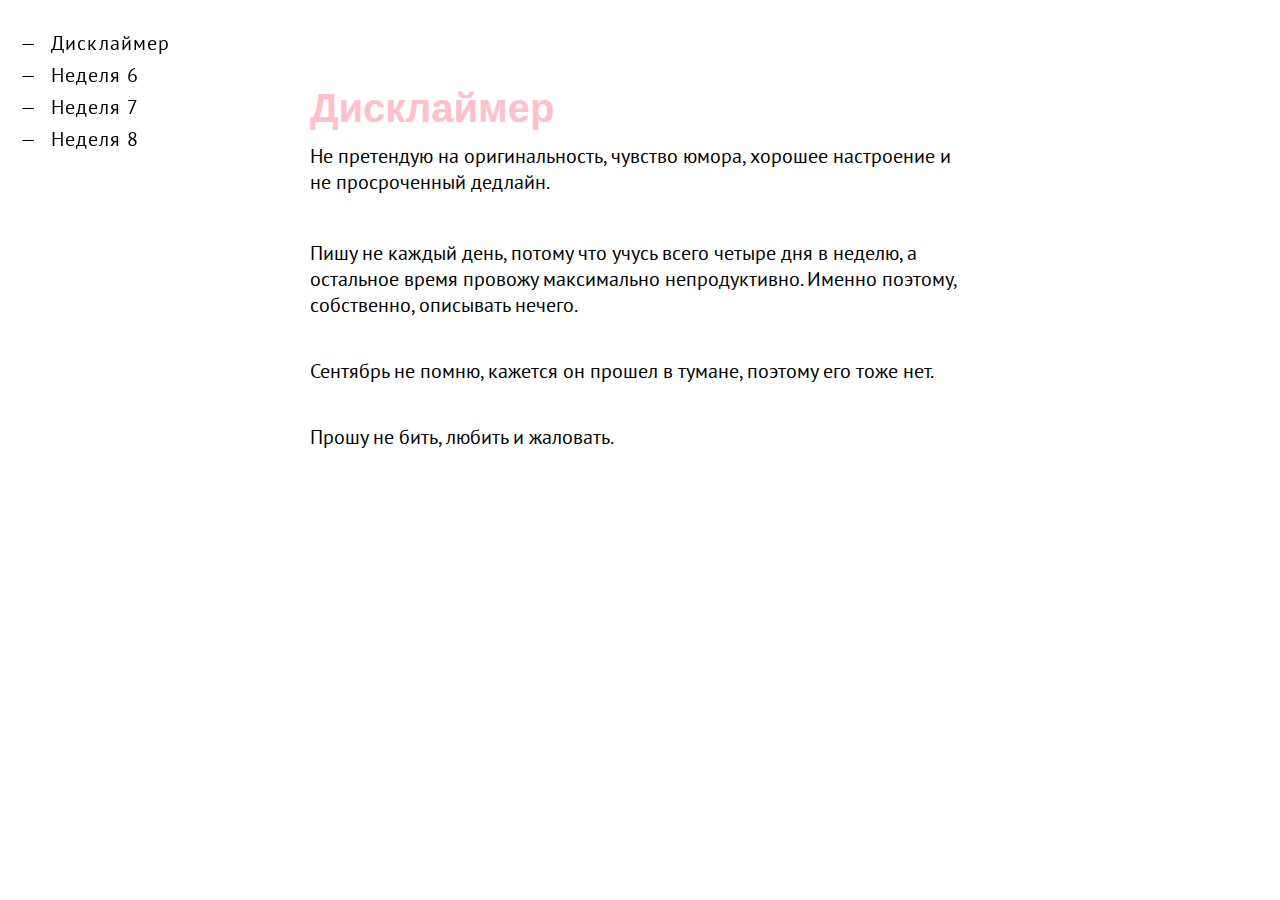
<file: index.html>
<!DOCTYPE html>
<html lang="en" dir="ltr">
  <head>
    <meta charset="utf-8">
    <title>Дневник</title>
    <link rel="stylesheet" href="stylesheetsd/style.css">
    <link href="https://fonts.googleapis.com/css?family=PT+Sans:400,700" rel="stylesheet">
  </head>
  <body>

<article>
<div class="menu">
  <ul class="menu-list">
    <li><a href="file:///Users/Valeria/Documents/GitHub/3OTR-hse-2018-09-12/index.html">Дисклаймер</a></li>
    <li><a href="file:///Users/Valeria/Documents/GitHub/3OTR-hse-2018-09-12/week_6.html">Неделя 6</a></li>
    <li><a href="file:///Users/Valeria/Documents/GitHub/3OTR-hse-2018-09-12/week_7.html">Неделя 7</a></li>
    <li><a href="file:///Users/Valeria/Documents/GitHub/3OTR-hse-2018-09-12/week_8.html">Неделя 8</a></li>
  </ul>
</div>
</article>

<div class="bg">
  <h1>Дисклаймер</h1>
  <p>Не претендую на оригинальность, чувство юмора, хорошее настроение и не просроченный дедлайн.</p>
  <p>Пишу не каждый день, потому что учусь всего четыре дня в неделю, а остальное время провожу максимально непродуктивно. Именно поэтому, собственно, описывать нечего.</p>
  <p>Сентябрь не помню, кажется он прошел в тумане, поэтому его тоже нет.</p>
  <p>Прошу не бить, любить и жаловать. </p>
</div>

</body>
</html>
</file>
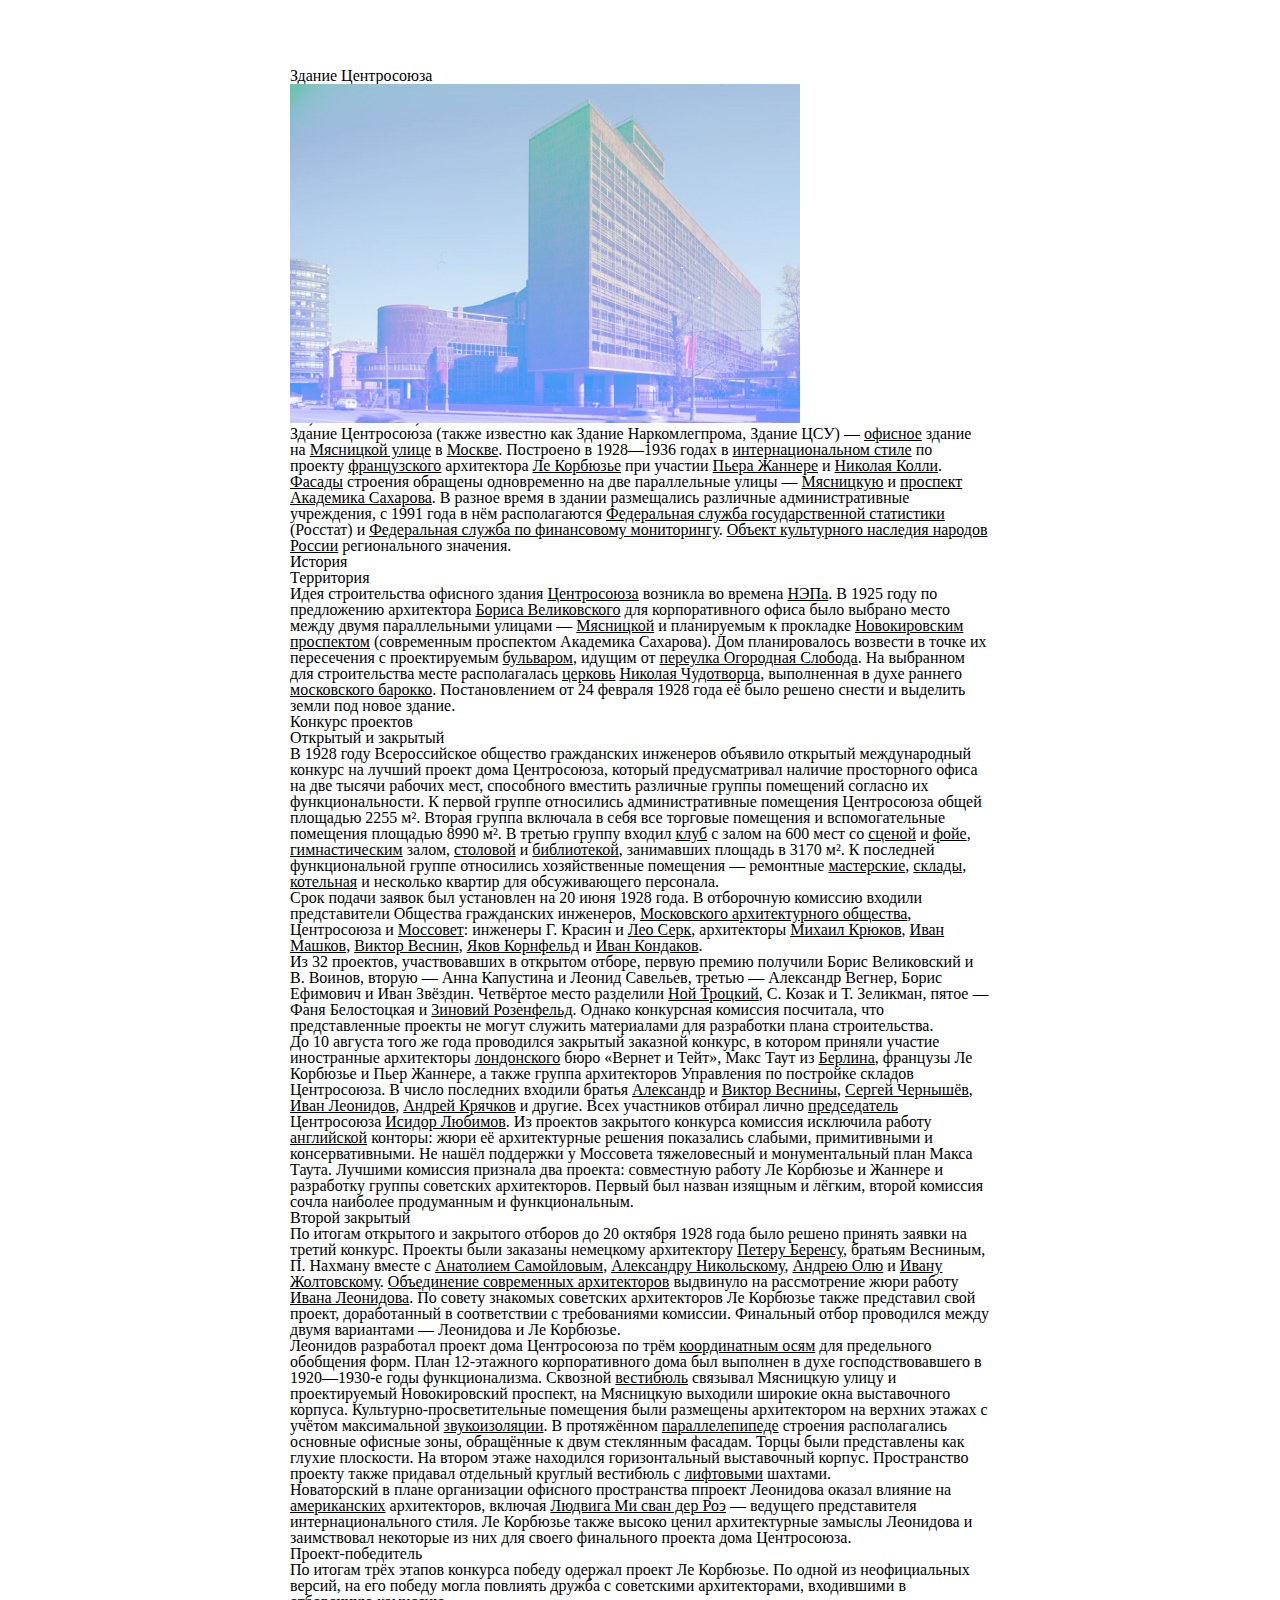
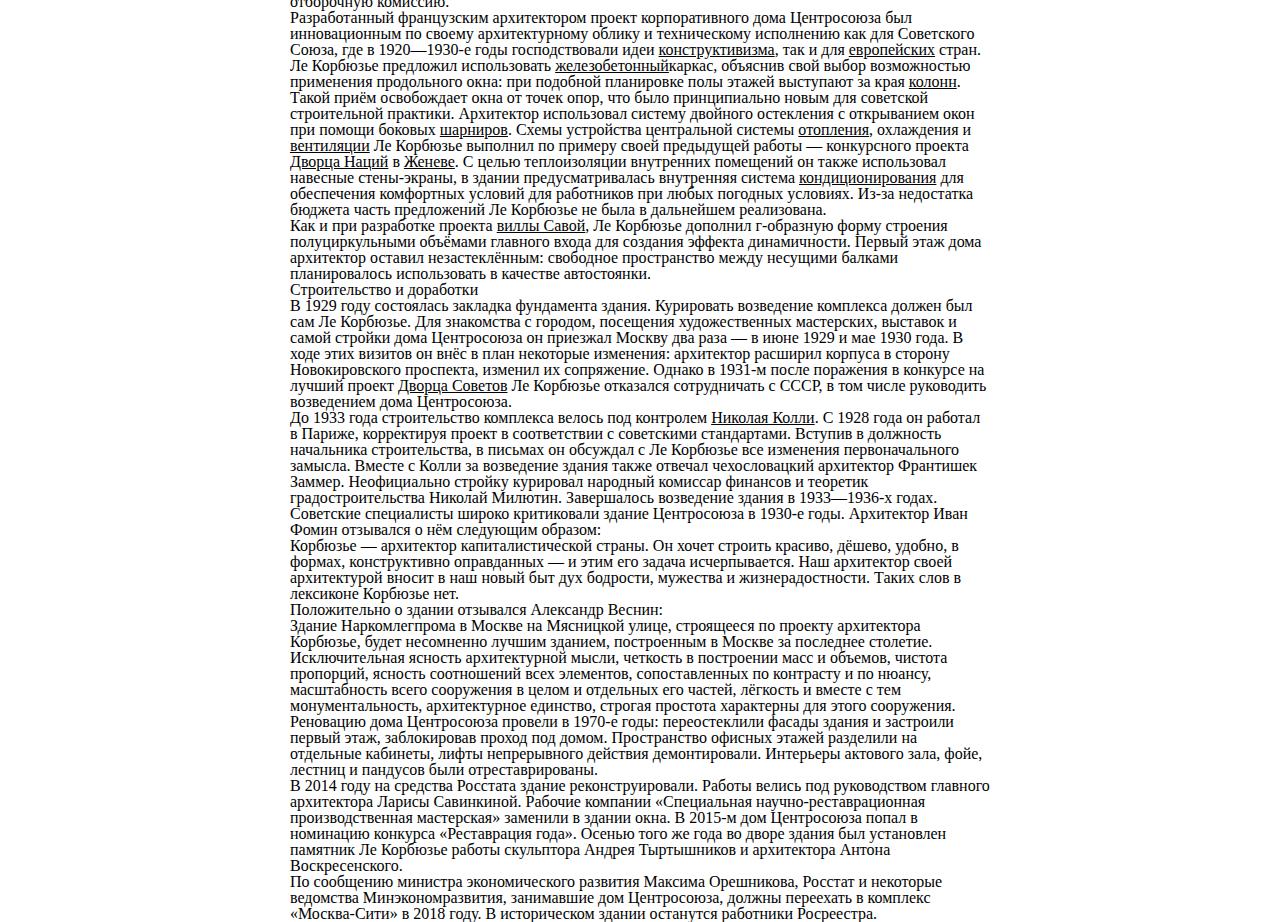
<file: centrosouz.html>
<!DOCTYPE html>
<html lang="en" dir="ltr">
  <head>
    <meta charset="utf-8">
    <title>Здание Центросоюза</title>
    <link rel="stylesheet" href="stylesheets/style.css">
    <link href="https://fonts.googleapis.com/css?family=PT+Sans:400,700" rel="stylesheet">
  </head>
  <body>

  <h1>Здание Центросоюза</h1>
  <img src="images/centrosouz.jpg" width="510" height="339" alt="Здание Центросоюза">
  <p>Зда́ние Центросою́за (также известно как Здание Наркомлегпрома, Здание ЦСУ) — <a href="https://ru.wikipedia.org/wiki/%D0%9E%D1%84%D0%B8%D1%81">офисное</a> здание на <a href="https://ru.wikipedia.org/wiki/%D0%9C%D1%8F%D1%81%D0%BD%D0%B8%D1%86%D0%BA%D0%B0%D1%8F_%D1%83%D0%BB%D0%B8%D1%86%D0%B0">Мясницкой улице</a> в <a href="https://ru.wikipedia.org/wiki/%D0%9C%D0%BE%D1%81%D0%BA%D0%B2%D0%B0">Москве</a>. Построено в 1928—1936 годах в <a href="https://ru.wikipedia.org/wiki/%D0%98%D0%BD%D1%82%D0%B5%D1%80%D0%BD%D0%B0%D1%86%D0%B8%D0%BE%D0%BD%D0%B0%D0%BB%D1%8C%D0%BD%D1%8B%D0%B9_%D1%81%D1%82%D0%B8%D0%BB%D1%8C">интернациональном стиле</a> по проекту <a href="https://ru.wikipedia.org/wiki/%D0%A4%D1%80%D0%B0%D0%BD%D1%86%D0%B8%D1%8F">французского</a> архитектора <a href="https://ru.wikipedia.org/wiki/%D0%9B%D0%B5_%D0%9A%D0%BE%D1%80%D0%B1%D1%8E%D0%B7%D1%8C%D0%B5">Ле Корбюзье</a> при участии <a href="https://ru.wikipedia.org/wiki/%D0%96%D0%B0%D0%BD%D0%BD%D0%B5%D1%80%D0%B5,_%D0%9F%D1%8C%D0%B5%D1%80">Пьера Жаннере</a> и <a href="https://ru.wikipedia.org/wiki/%D0%9A%D0%BE%D0%BB%D0%BB%D0%B8,_%D0%9D%D0%B8%D0%BA%D0%BE%D0%BB%D0%B0%D0%B9_%D0%94%D0%B6%D0%B5%D0%BC%D1%81%D0%BE%D0%B2%D0%B8%D1%87">Николая Колли</a>. <a href="https://ru.wikipedia.org/wiki/%D0%A4%D0%B0%D1%81%D0%B0%D0%B4">Фасады</a> строения обращены одновременно на две параллельные улицы — <a href="https://ru.wikipedia.org/wiki/%D0%9C%D1%8F%D1%81%D0%BD%D0%B8%D1%86%D0%BA%D0%B0%D1%8F_%D1%83%D0%BB%D0%B8%D1%86%D0%B0">Мясницкую</a> и <a href="https://ru.wikipedia.org/wiki/%D0%9F%D1%80%D0%BE%D1%81%D0%BF%D0%B5%D0%BA%D1%82_%D0%90%D0%BA%D0%B0%D0%B4%D0%B5%D0%BC%D0%B8%D0%BA%D0%B0_%D0%A1%D0%B0%D1%85%D0%B0%D1%80%D0%BE%D0%B2%D0%B0_(%D0%9C%D0%BE%D1%81%D0%BA%D0%B2%D0%B0)">проспект Академика Сахарова</a>. В разное время в здании размещались различные административные учреждения, с 1991 года в нём располагаются <a href="https://ru.wikipedia.org/wiki/%D0%A4%D0%B5%D0%B4%D0%B5%D1%80%D0%B0%D0%BB%D1%8C%D0%BD%D0%B0%D1%8F_%D1%81%D0%BB%D1%83%D0%B6%D0%B1%D0%B0_%D0%B3%D0%BE%D1%81%D1%83%D0%B4%D0%B0%D1%80%D1%81%D1%82%D0%B2%D0%B5%D0%BD%D0%BD%D0%BE%D0%B9_%D1%81%D1%82%D0%B0%D1%82%D0%B8%D1%81%D1%82%D0%B8%D0%BA%D0%B8">Федеральная служба государственной статистики</a> (Росстат) и <a href="https://ru.wikipedia.org/wiki/%D0%A4%D0%B5%D0%B4%D0%B5%D1%80%D0%B0%D0%BB%D1%8C%D0%BD%D0%B0%D1%8F_%D1%81%D0%BB%D1%83%D0%B6%D0%B1%D0%B0_%D0%BF%D0%BE_%D1%84%D0%B8%D0%BD%D0%B0%D0%BD%D1%81%D0%BE%D0%B2%D0%BE%D0%BC%D1%83_%D0%BC%D0%BE%D0%BD%D0%B8%D1%82%D0%BE%D1%80%D0%B8%D0%BD%D0%B3%D1%83">Федеральная служба по финансовому мониторингу</a>. <a href="https://ru.wikipedia.org/wiki/%D0%9E%D0%B1%D1%8A%D0%B5%D0%BA%D1%82_%D0%BA%D1%83%D0%BB%D1%8C%D1%82%D1%83%D1%80%D0%BD%D0%BE%D0%B3%D0%BE_%D0%BD%D0%B0%D1%81%D0%BB%D0%B5%D0%B4%D0%B8%D1%8F_%D0%A0%D0%BE%D1%81%D1%81%D0%B8%D0%B8">Объект культурного наследия народов России</a> регионального значения.</p>

  <h2>История</h2>

  <h3>Территория</h3>
  <p>Идея строительства офисного здания <a href="https://ru.wikipedia.org/wiki/%D0%A6%D0%B5%D0%BD%D1%82%D1%80%D0%BE%D1%81%D0%BE%D1%8E%D0%B7">Центросоюза</a> возникла во времена <a href="https://ru.wikipedia.org/wiki/%D0%9D%D0%BE%D0%B2%D0%B0%D1%8F_%D1%8D%D0%BA%D0%BE%D0%BD%D0%BE%D0%BC%D0%B8%D1%87%D0%B5%D1%81%D0%BA%D0%B0%D1%8F_%D0%BF%D0%BE%D0%BB%D0%B8%D1%82%D0%B8%D0%BA%D0%B0">НЭПа</a>. В 1925 году по предложению архитектора <a href="https://ru.wikipedia.org/wiki/%D0%92%D0%B5%D0%BB%D0%B8%D0%BA%D0%BE%D0%B2%D1%81%D0%BA%D0%B8%D0%B9,_%D0%91%D0%BE%D1%80%D0%B8%D1%81_%D0%9C%D0%B8%D1%85%D0%B0%D0%B9%D0%BB%D0%BE%D0%B2%D0%B8%D1%87">Бориса Великовского</a> для корпоративного офиса было выбрано место между двумя параллельными улицами — <a href="https://ru.wikipedia.org/wiki/%D0%9C%D1%8F%D1%81%D0%BD%D0%B8%D1%86%D0%BA%D0%B0%D1%8F_%D1%83%D0%BB%D0%B8%D1%86%D0%B0">Мясницкой</a> и планируемым к прокладке <a href="https://ru.wikipedia.org/wiki/%D0%9F%D1%80%D0%BE%D1%81%D0%BF%D0%B5%D0%BA%D1%82_%D0%90%D0%BA%D0%B0%D0%B4%D0%B5%D0%BC%D0%B8%D0%BA%D0%B0_%D0%A1%D0%B0%D1%85%D0%B0%D1%80%D0%BE%D0%B2%D0%B0_(%D0%9C%D0%BE%D1%81%D0%BA%D0%B2%D0%B0)">Новокировским проспектом</a> (современным проспектом Академика Сахарова). Дом планировалось возвести в точке их пересечения с проектируемым <a href="https://ru.wikipedia.org/wiki/%D0%91%D1%83%D0%BB%D1%8C%D0%B2%D0%B0%D1%80">бульваром</a>, идущим от <a href="https://ru.wikipedia.org/wiki/%D0%9F%D0%B5%D1%80%D0%B5%D1%83%D0%BB%D0%BE%D0%BA_%D0%9E%D0%B3%D0%BE%D1%80%D0%BE%D0%B4%D0%BD%D0%B0%D1%8F_%D0%A1%D0%BB%D0%BE%D0%B1%D0%BE%D0%B4%D0%B0">переулка Огородная Слобода</a>. На выбранном для строительства месте располагалась <a href="https://ru.wikipedia.org/wiki/%D0%A6%D0%B5%D1%80%D0%BA%D0%BE%D0%B2%D1%8C_(%D1%81%D0%BE%D0%BE%D1%80%D1%83%D0%B6%D0%B5%D0%BD%D0%B8%D0%B5)">церковь</a> <a href="https://ru.wikipedia.org/wiki/%D0%9D%D0%B8%D0%BA%D0%BE%D0%BB%D0%B0%D0%B9_%D0%A7%D1%83%D0%B4%D0%BE%D1%82%D0%B2%D0%BE%D1%80%D0%B5%D1%86">Николая Чудотворца</a>, выполненная в духе раннего <a href="https://ru.wikipedia.org/wiki/%D0%9C%D0%BE%D1%81%D0%BA%D0%BE%D0%B2%D1%81%D0%BA%D0%BE%D0%B5_%D0%B1%D0%B0%D1%80%D0%BE%D0%BA%D0%BA%D0%BE">московского барокко</a>. Постановлением от 24 февраля 1928 года её было решено снести и выделить земли под новое здание.</p>

  <h3>Конкурс проектов</h3>

  <h4>Открытый и закрытый</h4>
  <p>В 1928 году Всероссийское общество гражданских инженеров объявило открытый международный конкурс на лучший проект дома Центросоюза, который предусматривал наличие просторного офиса на две тысячи рабочих мест, способного вместить различные группы помещений согласно их функциональности. К первой группе относились административные помещения Центросоюза общей площадью 2255 м². Вторая группа включала в себя все торговые помещения и вспомогательные помещения площадью 8990 м². В третью группу входил <a href="https://ru.wikipedia.org/wiki/%D0%94%D0%BE%D0%BC_%D0%BA%D1%83%D0%BB%D1%8C%D1%82%D1%83%D1%80%D1%8B">клуб</a> с залом на 600 мест со <a href="https://ru.wikipedia.org/wiki/%D0%A1%D1%86%D0%B5%D0%BD%D0%B0">сценой</a> и <a href="https://ru.wikipedia.org/wiki/%D0%A4%D0%BE%D0%B9%D0%B5">фойе</a>, <a href="https://ru.wikipedia.org/wiki/%D0%93%D0%B8%D0%BC%D0%BD%D0%B0%D1%81%D1%82%D0%B8%D0%BA%D0%B0">гимнастическим</a> залом, <a href="https://ru.wikipedia.org/wiki/%D0%A1%D1%82%D0%BE%D0%BB%D0%BE%D0%B2%D0%B0%D1%8F">столовой</a> и <a href="https://ru.wikipedia.org/wiki/%D0%91%D0%B8%D0%B1%D0%BB%D0%B8%D0%BE%D1%82%D0%B5%D0%BA%D0%B0">библиотекой</a>, занимавших площадь в 3170 м². К последней функциональной группе относились хозяйственные помещения — ремонтные <a href="https://ru.wikipedia.org/wiki/%D0%9C%D0%B0%D1%81%D1%82%D0%B5%D1%80%D1%81%D0%BA%D0%B0%D1%8F">мастерские</a>, <a href="https://ru.wikipedia.org/wiki/%D0%A1%D0%BA%D0%BB%D0%B0%D0%B4">склады</a>, <a href="https://ru.wikipedia.org/wiki/%D0%9A%D0%BE%D1%82%D0%B5%D0%BB%D1%8C%D0%BD%D0%B0%D1%8F">котельная</a> и несколько квартир для обсуживающего персонала.</p>
  <p>Срок подачи заявок был установлен на 20 июня 1928 года. В отборочную комиссию входили представители Общества гражданских инженеров, <a href="https://ru.wikipedia.org/wiki/%D0%9C%D0%BE%D1%81%D0%BA%D0%BE%D0%B2%D1%81%D0%BA%D0%BE%D0%B5_%D0%B0%D1%80%D1%85%D0%B8%D1%82%D0%B5%D0%BA%D1%82%D1%83%D1%80%D0%BD%D0%BE%D0%B5_%D0%BE%D0%B1%D1%89%D0%B5%D1%81%D1%82%D0%B2%D0%BE">Московского архитектурного общества</a>, Центросоюза и <a href="https://ru.wikipedia.org/wiki/%D0%9C%D0%BE%D1%81%D0%BA%D0%BE%D0%B2%D1%81%D0%BA%D0%B8%D0%B9_%D0%B3%D0%BE%D1%80%D0%BE%D0%B4%D1%81%D0%BA%D0%BE%D0%B9_%D1%81%D0%BE%D0%B2%D0%B5%D1%82">Моссовет</a>: инженеры Г. Красин и <a href="https://ru.wikipedia.org/wiki/%D0%A1%D0%B5%D1%80%D0%BA,_%D0%9B%D0%B5%D0%BE_%D0%90%D0%BA%D1%81%D0%B5%D0%BB%D0%B5%D0%B2%D0%B8%D1%87">Лео Серк</a>, архитекторы <a href="https://ru.wikipedia.org/wiki/%D0%9A%D1%80%D1%8E%D0%BA%D0%BE%D0%B2,_%D0%9C%D0%B8%D1%85%D0%B0%D0%B8%D0%BB_%D0%92%D0%B0%D1%81%D0%B8%D0%BB%D1%8C%D0%B5%D0%B2%D0%B8%D1%87_(%D0%B0%D1%80%D1%85%D0%B8%D1%82%D0%B5%D0%BA%D1%82%D0%BE%D1%80)">Михаил Крюков</a>, <a href="https://ru.wikipedia.org/wiki/%D0%9C%D0%B0%D1%88%D0%BA%D0%BE%D0%B2,_%D0%98%D0%B2%D0%B0%D0%BD_%D0%9F%D0%B0%D0%B2%D0%BB%D0%BE%D0%B2%D0%B8%D1%87">Иван Машков</a>, <a href="https://ru.wikipedia.org/wiki/%D0%92%D0%B5%D1%81%D0%BD%D0%B8%D0%BD,_%D0%92%D0%B8%D0%BA%D1%82%D0%BE%D1%80_%D0%90%D0%BB%D0%B5%D0%BA%D1%81%D0%B0%D0%BD%D0%B4%D1%80%D0%BE%D0%B2%D0%B8%D1%87">Виктор Веснин</a>, <a href="https://ru.wikipedia.org/wiki/%D0%9A%D0%BE%D1%80%D0%BD%D1%84%D0%B5%D0%BB%D1%8C%D0%B4,_%D0%AF%D0%BA%D0%BE%D0%B2_%D0%90%D0%B1%D1%80%D0%B0%D0%BC%D0%BE%D0%B2%D0%B8%D1%87">Яков Корнфельд</a> и <a href="https://ru.wikipedia.org/wiki/%D0%9A%D0%BE%D0%BD%D0%B4%D0%B0%D0%BA%D0%BE%D0%B2,_%D0%98%D0%B2%D0%B0%D0%BD_%D0%98%D0%B2%D0%B0%D0%BD%D0%BE%D0%B2%D0%B8%D1%87">Иван Кондаков</a>.</p>
  <p>Из 32 проектов, участвовавших в открытом отборе, первую премию получили Борис Великовский и В. Воинов, вторую — Анна Капустина и Леонид Савельев, третью — Александр Вегнер, Борис Ефимович и Иван Звёздин. Четвёртое место разделили <a href="https://ru.wikipedia.org/wiki/%D0%A2%D1%80%D0%BE%D1%86%D0%BA%D0%B8%D0%B9,_%D0%9D%D0%BE%D0%B9_%D0%90%D0%B1%D1%80%D0%B0%D0%BC%D0%BE%D0%B2%D0%B8%D1%87">Ной Троцкий</a>, С. Козак и Т. Зеликман, пятое — Фаня Белостоцкая и <a href="https://ru.wikipedia.org/wiki/%D0%A0%D0%BE%D0%B7%D0%B5%D0%BD%D1%84%D0%B5%D0%BB%D1%8C%D0%B4,_%D0%97%D0%B8%D0%BD%D0%BE%D0%B2%D0%B8%D0%B9_%D0%9C%D0%BE%D0%B8%D1%81%D0%B5%D0%B5%D0%B2%D0%B8%D1%87">3иновий Розенфельд</a>. Однако конкурсная комиссия посчитала, что представленные проекты не могут служить материалами для разработки плана строительства.</p>
  <p>До 10 августа того же года проводился закрытый заказной конкурс, в котором приняли участие иностранные архитекторы <a href="https://ru.wikipedia.org/wiki/%D0%9B%D0%BE%D0%BD%D0%B4%D0%BE%D0%BD">лондонского</a> бюро «Вернет и Тейт», Макс Таут из <a href="https://ru.wikipedia.org/wiki/%D0%91%D0%B5%D1%80%D0%BB%D0%B8%D0%BD">Берлина</a>, французы Ле Корбюзье и Пьер Жаннере, а также группа архитекторов Управления по постройке складов Центросоюза. В число последних входили братья <a href="https://ru.wikipedia.org/wiki/%D0%92%D0%B5%D1%81%D0%BD%D0%B8%D0%BD,_%D0%90%D0%BB%D0%B5%D0%BA%D1%81%D0%B0%D0%BD%D0%B4%D1%80_%D0%90%D0%BB%D0%B5%D0%BA%D1%81%D0%B0%D0%BD%D0%B4%D1%80%D0%BE%D0%B2%D0%B8%D1%87">Александр</a> и <a href="https://ru.wikipedia.org/wiki/%D0%92%D0%B5%D1%81%D0%BD%D0%B8%D0%BD,_%D0%92%D0%B8%D0%BA%D1%82%D0%BE%D1%80_%D0%90%D0%BB%D0%B5%D0%BA%D1%81%D0%B0%D0%BD%D0%B4%D1%80%D0%BE%D0%B2%D0%B8%D1%87">Виктор Веснины</a>, <a href="https://ru.wikipedia.org/wiki/%D0%A7%D0%B5%D1%80%D0%BD%D1%8B%D1%88%D1%91%D0%B2,_%D0%A1%D0%B5%D1%80%D0%B3%D0%B5%D0%B9_%D0%95%D0%B3%D0%BE%D1%80%D0%BE%D0%B2%D0%B8%D1%87">Сергей Чернышёв</a>, <a href="https://ru.wikipedia.org/wiki/%D0%9B%D0%B5%D0%BE%D0%BD%D0%B8%D0%B4%D0%BE%D0%B2,_%D0%98%D0%B2%D0%B0%D0%BD_%D0%98%D0%BB%D1%8C%D0%B8%D1%87">Иван Леонидов</a>, <a href="https://ru.wikipedia.org/wiki/%D0%9A%D1%80%D1%8F%D1%87%D0%BA%D0%BE%D0%B2,_%D0%90%D0%BD%D0%B4%D1%80%D0%B5%D0%B9_%D0%94%D0%BC%D0%B8%D1%82%D1%80%D0%B8%D0%B5%D0%B2%D0%B8%D1%87">Андрей Крячков</a> и другие. Всех участников отбирал лично <a href="https://ru.wikipedia.org/wiki/%D0%9F%D1%80%D0%B5%D0%B4%D1%81%D0%B5%D0%B4%D0%B0%D1%82%D0%B5%D0%BB%D1%8C">председатель</a> Центросоюза <a href="https://ru.wikipedia.org/wiki/%D0%9B%D1%8E%D0%B1%D0%B8%D0%BC%D0%BE%D0%B2,_%D0%98%D1%81%D0%B8%D0%B4%D0%BE%D1%80_%D0%95%D0%B2%D1%81%D1%82%D0%B8%D0%B3%D0%BD%D0%B5%D0%B5%D0%B2%D0%B8%D1%87">Исидор Любимов</a>. Из проектов закрытого конкурса комиссия исключила работу <a href="https://ru.wikipedia.org/wiki/%D0%92%D0%B5%D0%BB%D0%B8%D0%BA%D0%BE%D0%B1%D1%80%D0%B8%D1%82%D0%B0%D0%BD%D0%B8%D1%8F">английской</a> конторы: жюри её архитектурные решения показались слабыми, примитивными и консервативными. Не нашёл поддержки у Моссовета тяжеловесный и монументальный план Макса Таута. Лучшими комиссия признала два проекта: совместную работу Ле Корбюзье и Жаннере и разработку группы советских архитекторов. Первый был назван изящным и лёгким, второй комиссия сочла наиболее продуманным и функциональным.</p>

  <h4>Второй закрытый</h4>
  <p>По итогам открытого и закрытого отборов до 20 октября 1928 года было решено принять заявки на третий конкурс. Проекты были заказаны немецкому архитектору <a href="https://ru.wikipedia.org/wiki/%D0%91%D0%B5%D1%80%D0%B5%D0%BD%D1%81,_%D0%9F%D0%B5%D1%82%D0%B5%D1%80">Петеру Беренсу</a>, братьям Весниным, П. Нахману вместе с <a href="https://ru.wikipedia.org/wiki/%D0%A1%D0%B0%D0%BC%D0%BE%D0%B9%D0%BB%D0%BE%D0%B2,_%D0%90%D0%BD%D0%B0%D1%82%D0%BE%D0%BB%D0%B8%D0%B9_%D0%92%D0%B0%D1%81%D0%B8%D0%BB%D1%8C%D0%B5%D0%B2%D0%B8%D1%87">Анатолием Самойловым</a>, <a href="https://ru.wikipedia.org/wiki/%D0%9D%D0%B8%D0%BA%D0%BE%D0%BB%D1%8C%D1%81%D0%BA%D0%B8%D0%B9,_%D0%90%D0%BB%D0%B5%D0%BA%D1%81%D0%B0%D0%BD%D0%B4%D1%80_%D0%A1%D0%B5%D1%80%D0%B3%D0%B5%D0%B5%D0%B2%D0%B8%D1%87_(%D0%B0%D1%80%D1%85%D0%B8%D1%82%D0%B5%D0%BA%D1%82%D0%BE%D1%80)">Александру Никольскому</a>, <a href="https://ru.wikipedia.org/wiki/%D0%9E%D0%BB%D1%8C,_%D0%90%D0%BD%D0%B4%D1%80%D0%B5%D0%B9_%D0%90%D0%BD%D0%B4%D1%80%D0%B5%D0%B5%D0%B2%D0%B8%D1%87">Андрею Олю</a> и <a href="https://ru.wikipedia.org/wiki/%D0%96%D0%BE%D0%BB%D1%82%D0%BE%D0%B2%D1%81%D0%BA%D0%B8%D0%B9,_%D0%98%D0%B2%D0%B0%D0%BD_%D0%92%D0%BB%D0%B0%D0%B4%D0%B8%D1%81%D0%BB%D0%B0%D0%B2%D0%BE%D0%B2%D0%B8%D1%87">Ивану Жолтовскому</a>. <a href="https://ru.wikipedia.org/wiki/%D0%9E%D0%B1%D1%8A%D0%B5%D0%B4%D0%B8%D0%BD%D0%B5%D0%BD%D0%B8%D0%B5_%D1%81%D0%BE%D0%B2%D1%80%D0%B5%D0%BC%D0%B5%D0%BD%D0%BD%D1%8B%D1%85_%D0%B0%D1%80%D1%85%D0%B8%D1%82%D0%B5%D0%BA%D1%82%D0%BE%D1%80%D0%BE%D0%B2">Объединение современных архитекторов</a> выдвинуло на рассмотрение жюри работу <a href="https://ru.wikipedia.org/wiki/%D0%9B%D0%B5%D0%BE%D0%BD%D0%B8%D0%B4%D0%BE%D0%B2,_%D0%98%D0%B2%D0%B0%D0%BD_%D0%98%D0%BB%D1%8C%D0%B8%D1%87">Ивана Леонидова</a>. По совету знакомых советских архитекторов Ле Корбюзье также представил свой проект, доработанный в соответствии с требованиями комиссии. Финальный отбор проводился между двумя вариантами — Леонидова и Ле Корбюзье.</p>
  <p>Леонидов разработал проект дома Центросоюза по трём <a href="https://ru.wikipedia.org/wiki/%D0%9F%D1%80%D1%8F%D0%BC%D0%BE%D1%83%D0%B3%D0%BE%D0%BB%D1%8C%D0%BD%D0%B0%D1%8F_%D1%81%D0%B8%D1%81%D1%82%D0%B5%D0%BC%D0%B0_%D0%BA%D0%BE%D0%BE%D1%80%D0%B4%D0%B8%D0%BD%D0%B0%D1%82">координатным осям</a> для предельного обобщения форм. План 12-этажного корпоративного дома был выполнен в духе господствовавшего в 1920—1930-е годы функционализма. Сквозной <a href="https://ru.wikipedia.org/wiki/%D0%92%D0%B5%D1%81%D1%82%D0%B8%D0%B1%D1%8E%D0%BB%D1%8C">вестибюль</a> связывал Мясницкую улицу и проектируемый Новокировский проспект, на Мясницкую выходили широкие окна выставочного корпуса. Культурно-просветительные помещения были размещены архитектором на верхних этажах с учётом максимальной <a href="https://ru.wikipedia.org/wiki/%D0%97%D0%B2%D1%83%D0%BA%D0%BE%D0%B8%D0%B7%D0%BE%D0%BB%D1%8F%D1%86%D0%B8%D1%8F">звукоизоляции</a>. В протяжённом <a href="https://ru.wikipedia.org/wiki/%D0%9F%D0%B0%D1%80%D0%B0%D0%BB%D0%BB%D0%B5%D0%BB%D0%B5%D0%BF%D0%B8%D0%BF%D0%B5%D0%B4">параллелепипеде</a> строения располагались основные офисные зоны, обращённые к двум стеклянным фасадам. Торцы были представлены как глухие плоскости. На втором этаже находился горизонтальный выставочный корпус. Пространство проекту также придавал отдельный круглый вестибюль с <a href="https://ru.wikipedia.org/wiki/%D0%9B%D0%B8%D1%84%D1%82">лифтовыми</a> шахтами.</p>
  <p>Новаторский в плане организации офисного пространства ппроект Леонидова оказал влияние на <a href="https://ru.wikipedia.org/wiki/%D0%A1%D0%BE%D0%B5%D0%B4%D0%B8%D0%BD%D1%91%D0%BD%D0%BD%D1%8B%D0%B5_%D0%A8%D1%82%D0%B0%D1%82%D1%8B_%D0%90%D0%BC%D0%B5%D1%80%D0%B8%D0%BA%D0%B8">американских</a> архитекторов, включая <a href="#">Людвига Ми сван дер Роэ</a> — ведущего представителя интернационального стиля. Ле Корбюзье также высоко ценил архитектурные замыслы Леонидова и заимствовал некоторые из них для своего финального проекта дома Центросоюза.</p>

  <h3>Проект-победитель</h3>
  <p>По итогам трёх этапов конкурса победу одержал проект Ле Корбюзье. По одной из неофициальных версий, на его победу могла повлиять дружба с советскими архитекторами, входившими в отборочную комиссию.</p>
  <p>Разработанный французским архитектором проект корпоративного дома Центросоюза был инновационным по своему архитектурному облику и техническому исполнению как для Советского Союза, где в 1920—1930-е годы господствовали идеи <a href="https://ru.wikipedia.org/wiki/%D0%9A%D0%BE%D0%BD%D1%81%D1%82%D1%80%D1%83%D0%BA%D1%82%D0%B8%D0%B2%D0%B8%D0%B7%D0%BC_(%D0%B8%D1%81%D0%BA%D1%83%D1%81%D1%81%D1%82%D0%B2%D0%BE)">конструктивизма</a>, так и для <a href="https://ru.wikipedia.org/wiki/%D0%95%D0%B2%D1%80%D0%BE%D0%BF%D0%B0">европейских</a> стран. Ле Корбюзье предложил использовать <a href="https://ru.wikipedia.org/wiki/%D0%96%D0%B5%D0%BB%D0%B5%D0%B7%D0%BE%D0%B1%D0%B5%D1%82%D0%BE%D0%BD">железобетонный</a>каркас, объяснив свой выбор возможностью применения продольного окна: при подобной планировке полы этажей выступают за края <a href="https://ru.wikipedia.org/wiki/%D0%9A%D0%BE%D0%BB%D0%BE%D0%BD%D0%BD%D0%B0">колонн</a>. Такой приём освобождает окна от точек опор, что было принципиально новым для советской строительной практики. Архитектор использовал систему двойного остекления с открыванием окон при помощи боковых <a href="https://ru.wikipedia.org/wiki/%D0%A8%D0%B0%D1%80%D0%BD%D0%B8%D1%80">шарниров</a>. Схемы устройства центральной системы <a href="https://ru.wikipedia.org/wiki/%D0%9E%D1%82%D0%BE%D0%BF%D0%BB%D0%B5%D0%BD%D0%B8%D0%B5">отопления</a>, охлаждения и <a href="https://ru.wikipedia.org/wiki/%D0%92%D0%B5%D0%BD%D1%82%D0%B8%D0%BB%D1%8F%D1%86%D0%B8%D1%8F">вентиляции</a> Ле Корбюзье выполнил по примеру своей предыдущей работы — конкурсного проекта <a href="https://ru.wikipedia.org/wiki/%D0%94%D0%B2%D0%BE%D1%80%D0%B5%D1%86_%D0%9D%D0%B0%D1%86%D0%B8%D0%B9">Дворца Наций</a> в <a href="https://ru.wikipedia.org/wiki/%D0%96%D0%B5%D0%BD%D0%B5%D0%B2%D0%B0">Женеве</a>. С целью теплоизоляции внутренних помещений он также использовал навесные стены-экраны, в здании предусматривалась внутренняя система <a href="https://ru.wikipedia.org/wiki/%D0%9A%D0%BE%D0%BD%D0%B4%D0%B8%D1%86%D0%B8%D0%BE%D0%BD%D0%B8%D1%80%D0%BE%D0%B2%D0%B0%D0%BD%D0%B8%D0%B5">кондиционирования</a> для обеспечения комфортных условий для работников при любых погодных условиях. Из-за недостатка бюджета часть предложений Ле Корбюзье не была в дальнейшем реализована.</p>
  <p>Как и при разработке проекта <a href="https://ru.wikipedia.org/wiki/%D0%92%D0%B8%D0%BB%D0%BB%D0%B0_%D0%A1%D0%B0%D0%B2%D0%BE%D0%B9">виллы Савой</a>, Ле Корбюзье дополнил г-образную форму строения полуциркульными объёмами главного входа для создания эффекта динамичности. Первый этаж дома архитектор оставил незастеклённым: свободное пространство между несущими балками планировалось использовать в качестве автостоянки.</p>

  <h3>Строительство и доработки</h3>
  <p>В 1929 году состоялась закладка фундамента здания. Курировать возведение комплекса должен был сам Ле Корбюзье. Для знакомства с городом, посещения художественных мастерских, выставок и самой стройки дома Центросоюза он приезжал Москву два раза — в июне 1929 и мае 1930 года. В ходе этих визитов он внёс в план некоторые изменения: архитектор расширил корпуса в сторону Новокировского проспекта, изменил их сопряжение. Однако в 1931-м после поражения в конкурсе на лучший проект <a href="https://ru.wikipedia.org/wiki/%D0%94%D0%B2%D0%BE%D1%80%D0%B5%D1%86_%D0%A1%D0%BE%D0%B2%D0%B5%D1%82%D0%BE%D0%B2">Дворца Советов</a> Ле Корбюзье отказался сотрудничать с СССР, в том числе руководить возведением дома Центросоюза.</p>
  <p>До 1933 года строительство комплекса велось под контролем <a href="https://ru.wikipedia.org/wiki/%D0%9A%D0%BE%D0%BB%D0%BB%D0%B8,_%D0%9D%D0%B8%D0%BA%D0%BE%D0%BB%D0%B0%D0%B9_%D0%AF%D0%BA%D0%BE%D0%B2%D0%BB%D0%B5%D0%B2%D0%B8%D1%87">Николая Колли</a>. С 1928 года он работал в Париже, корректируя проект в соответствии с советскими стандартами. Вступив в должность начальника строительства, в письмах он обсуждал с Ле Корбюзье все изменения первоначального замысла. Вместе с Колли за возведение здания также отвечал чехословацкий архитектор Франтишек Заммер. Неофициально стройку курировал народный комиссар финансов и теоретик градостроительства Николай Милютин. Завершалось возведение здания в 1933—1936-х годах.</p>
  <p>Советские специалисты широко критиковали здание Центросоюза в 1930-е годы. Архитектор Иван Фомин отзывался о нём следующим образом:</p>
  <blockquote>Корбюзье — архитектор капиталистической страны. Он хочет строить красиво, дёшево, удобно, в формах, конструктивно оправданных — и этим его задача исчерпывается. Наш архитектор своей архитектурой вносит в наш новый быт дух бодрости, мужества и жизнерадостности. Таких слов в лексиконе Корбюзье нет.</blockquote>
  <p>Положительно о здании отзывался Александр Веснин:</p>
  <p> <blockquote>Здание Наркомлегпрома в Москве на Мясницкой улице, строящееся по проекту архитектора Корбюзье, будет несомненно лучшим зданием, построенным в Москве за последнее столетие. Исключительная ясность архитектурной мысли, четкость в построении масс и объемов, чистота пропорций, ясность соотношений всех элементов, сопоставленных по контрасту и по нюансу, масштабность всего сооружения в целом и отдельных его частей, лёгкость и вместе с тем монументальность, архитектурное единство, строгая простота характерны для этого сооружения.</blockquote> </p>
<p>Реновацию дома Центросоюза провели в 1970-е годы: переостеклили фасады здания и застроили первый этаж, заблокировав проход под домом. Пространство офисных этажей разделили на отдельные кабинеты, лифты непрерывного действия демонтировали. Интерьеры актового зала, фойе, лестниц и пандусов были отреставрированы.</p>
<p>В 2014 году на средства Росстата здание реконструировали. Работы велись под руководством главного архитектора Ларисы Савинкиной. Рабочие компании «Специальная научно-реставрационная производственная мастерская» заменили в здании окна. В 2015-м дом Центросоюза попал в номинацию конкурса «Реставрация года». Осенью того же года во дворе здания был установлен памятник Ле Корбюзье работы скульптора Андрея Тыртышников и архитектора Антона Воскресенского.</p>
<p>По сообщению министра экономического развития Максима Орешникова, Росстат и некоторые ведомства Минэкономразвития, занимавшие дом Центросоюза, должны переехать в комплекс «Москва-Сити» в 2018 году. В историческом здании останутся работники Росреестра.</p>

  </body>
</html>
</file>
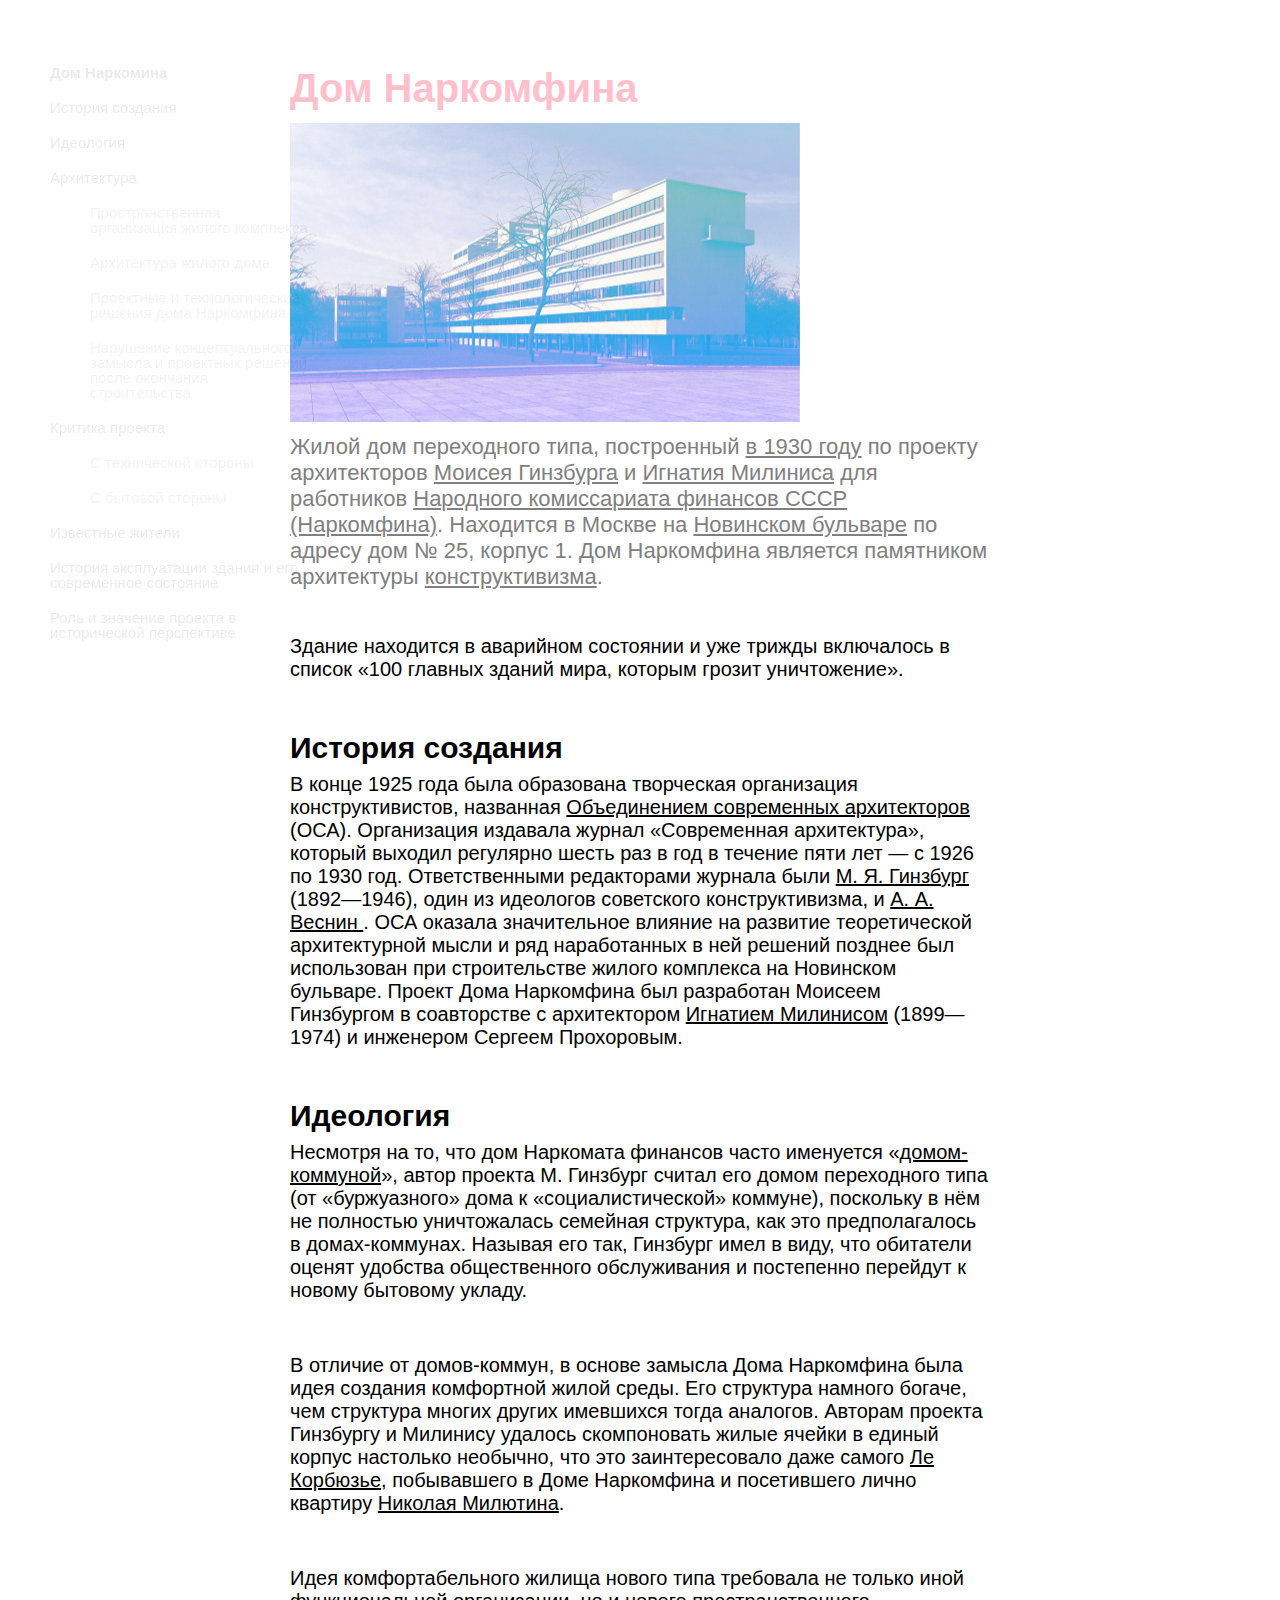
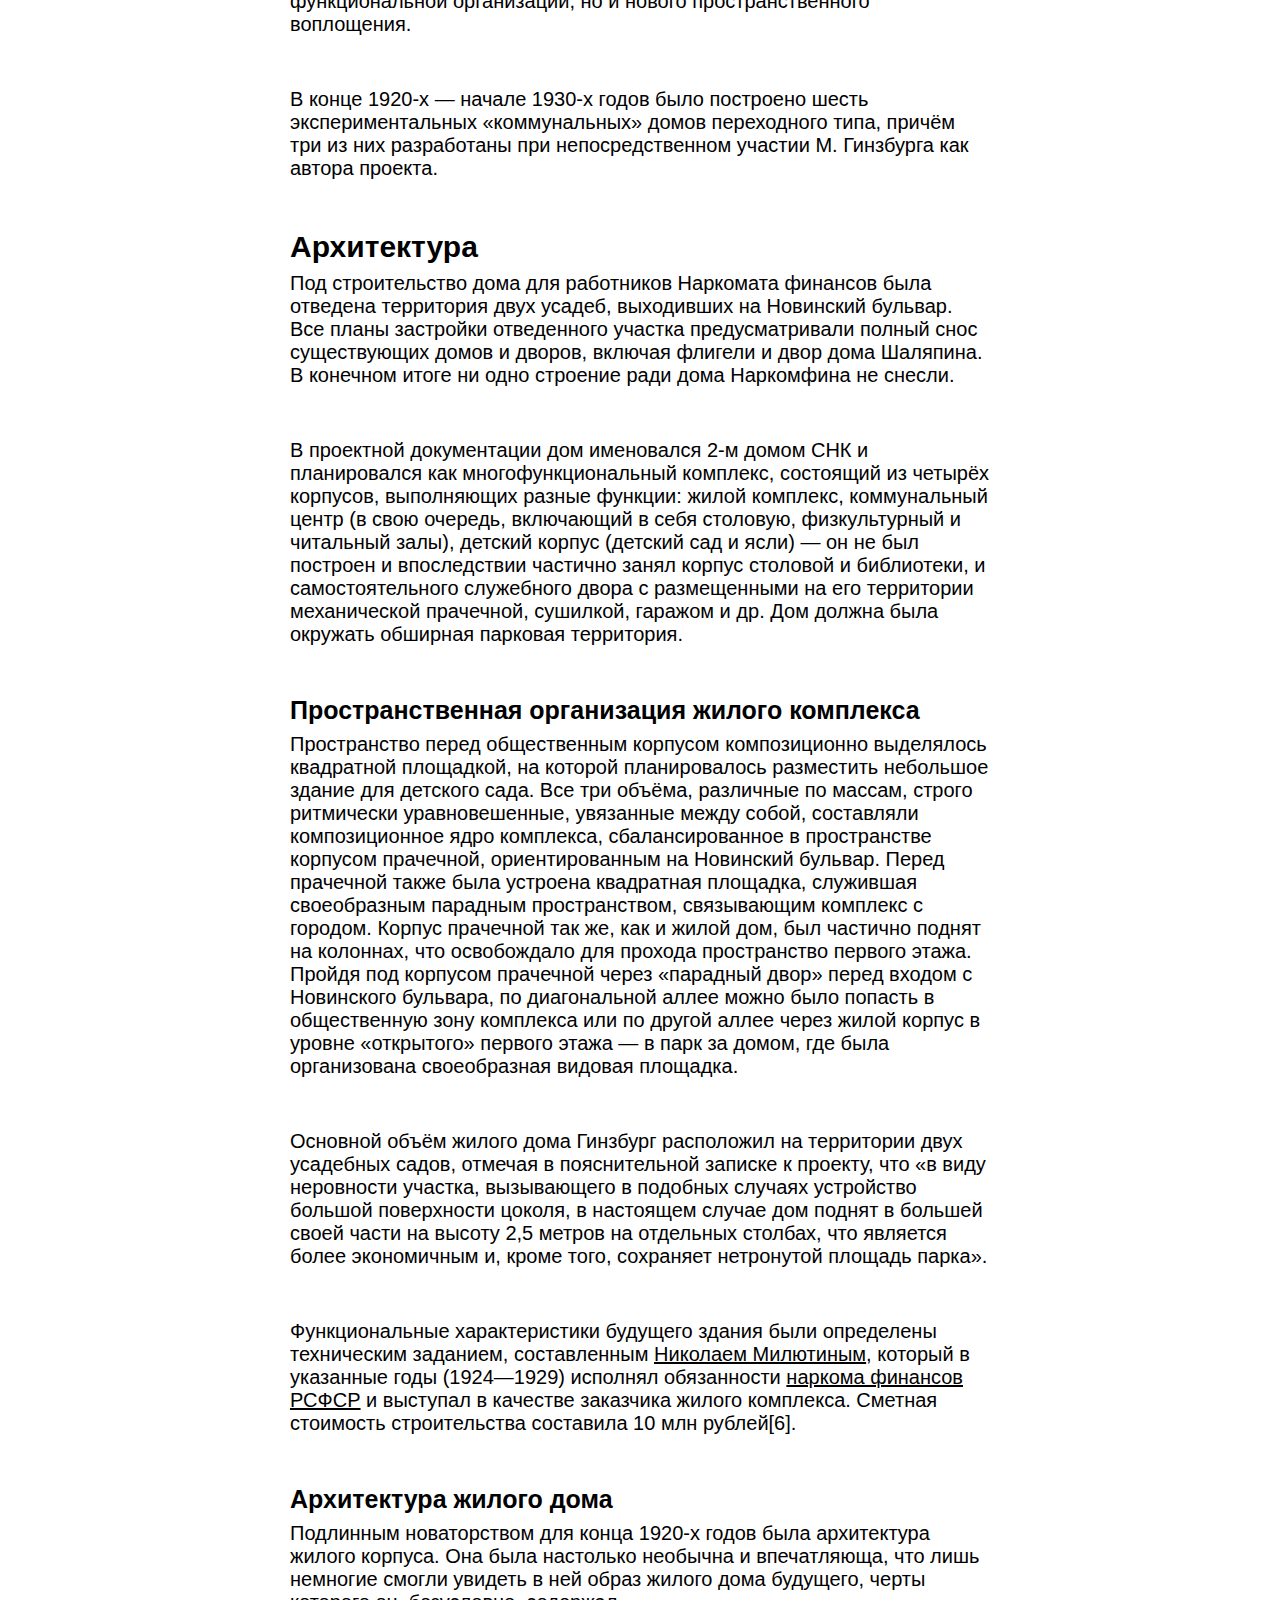
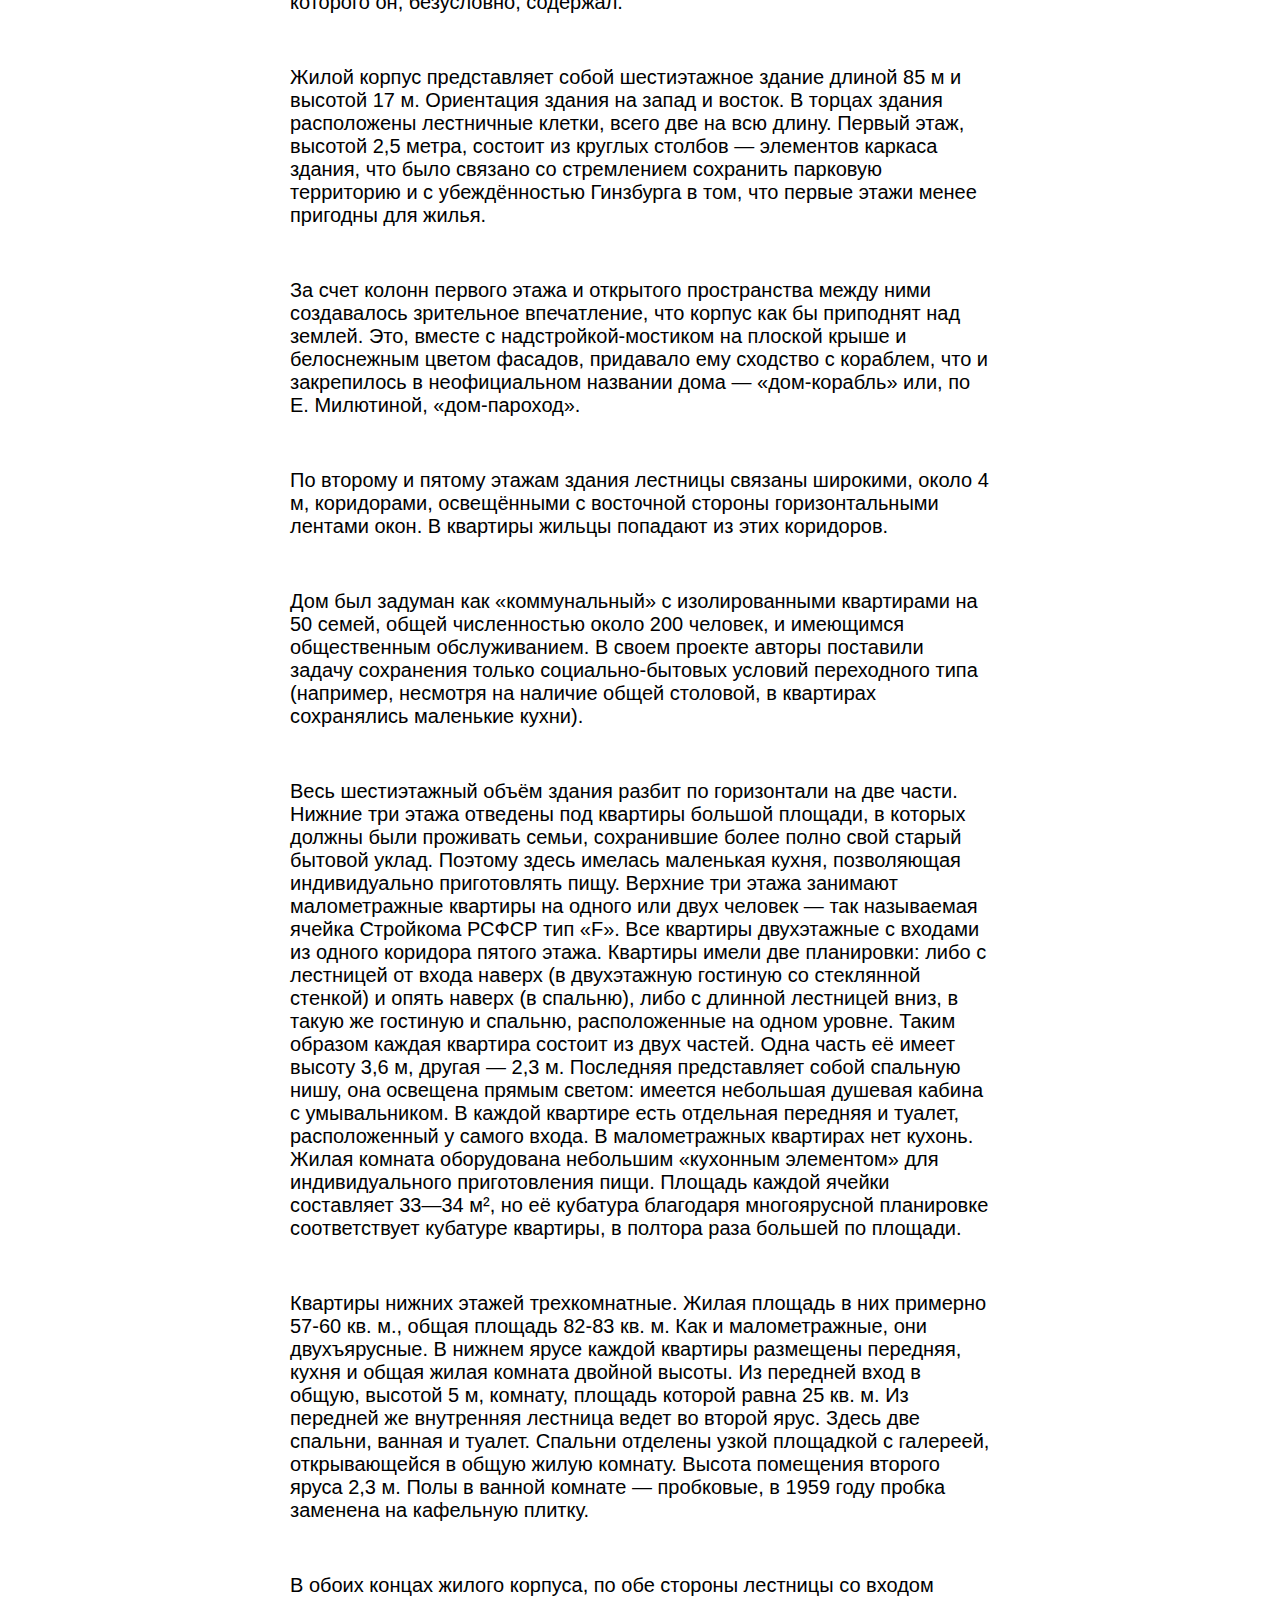
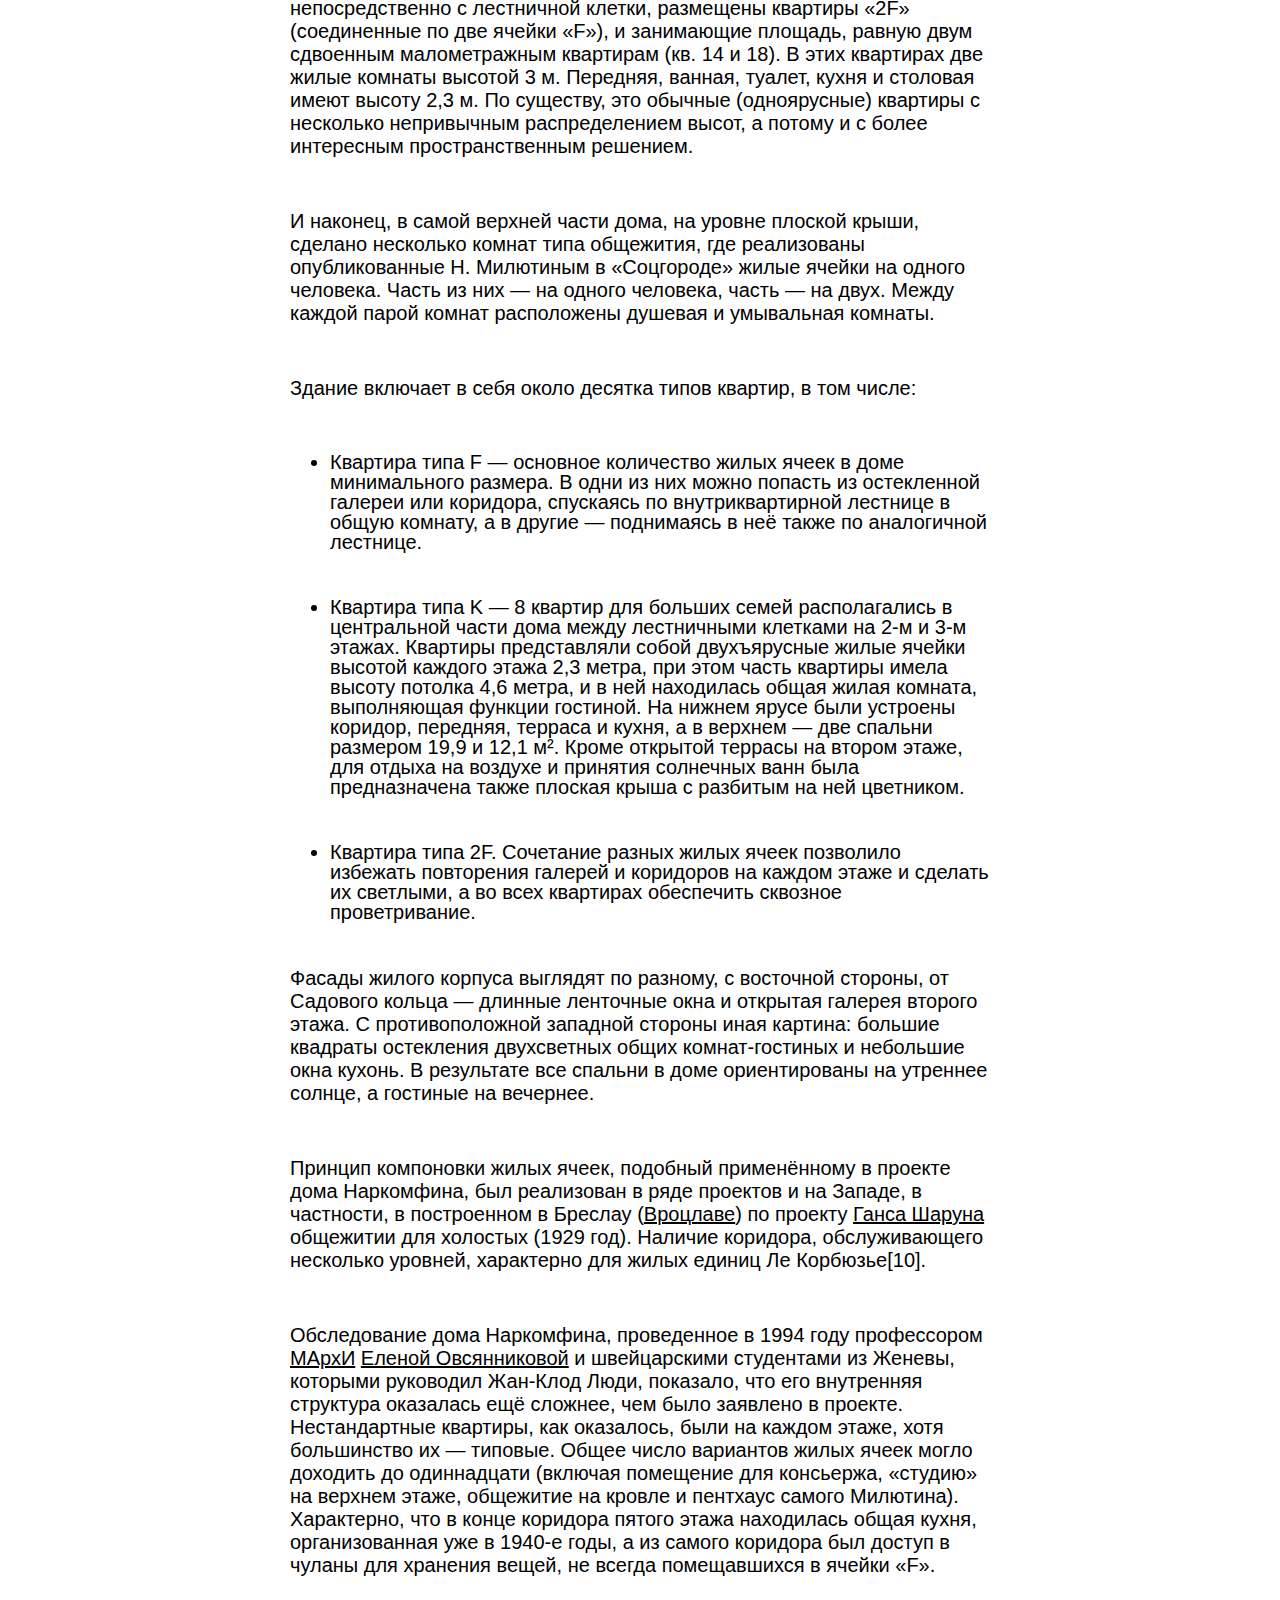
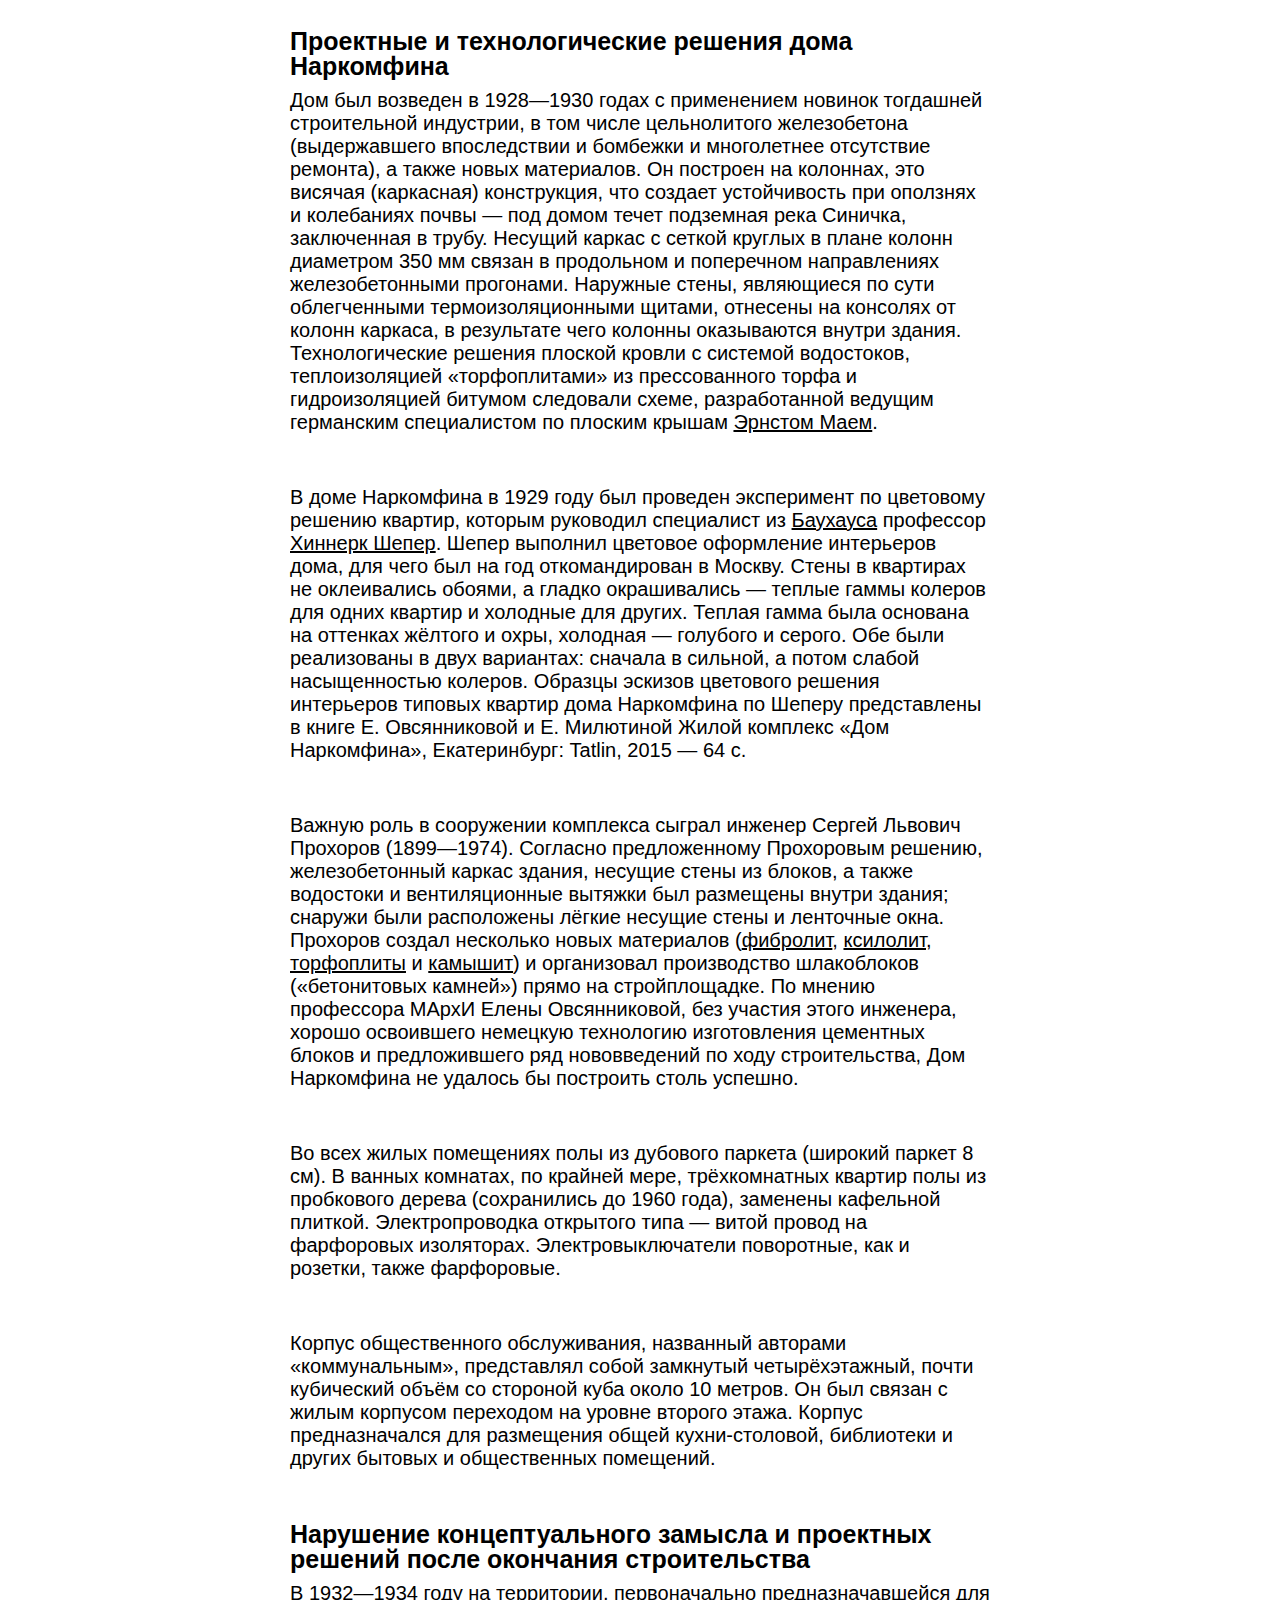
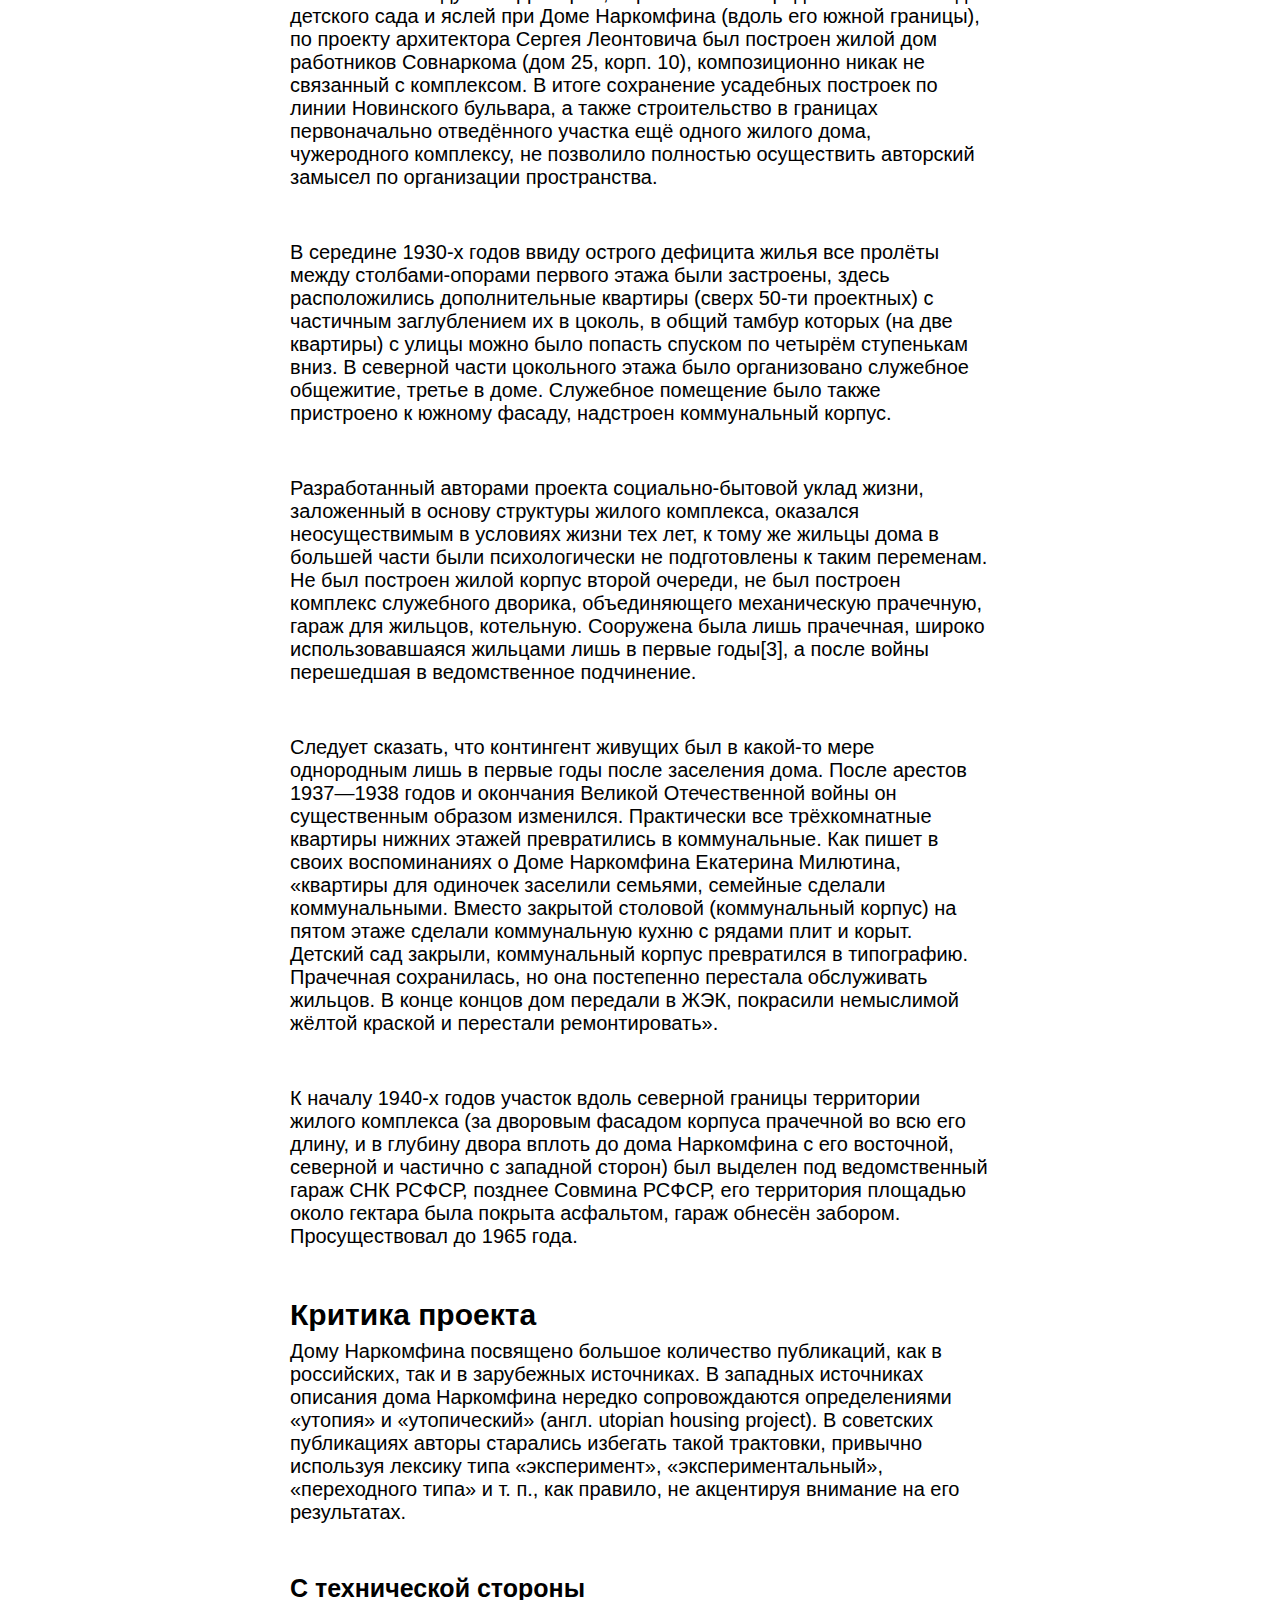
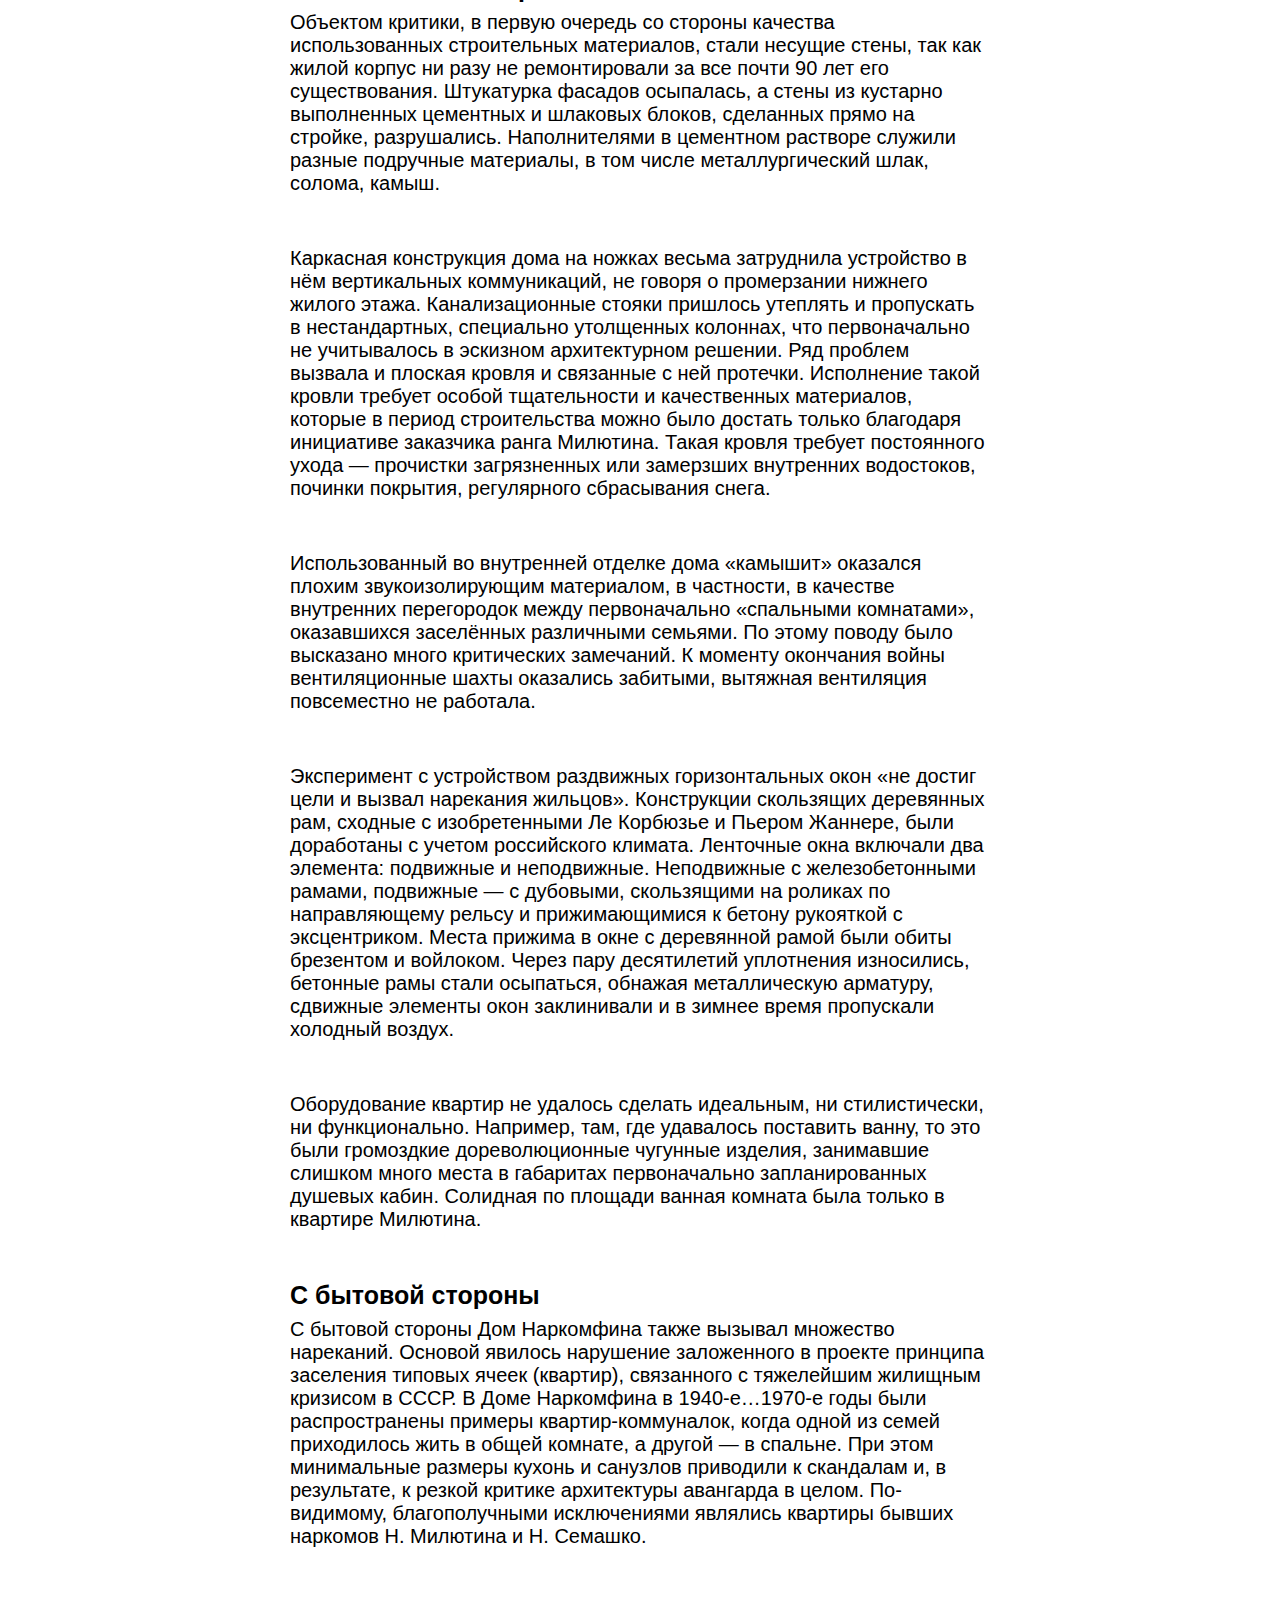
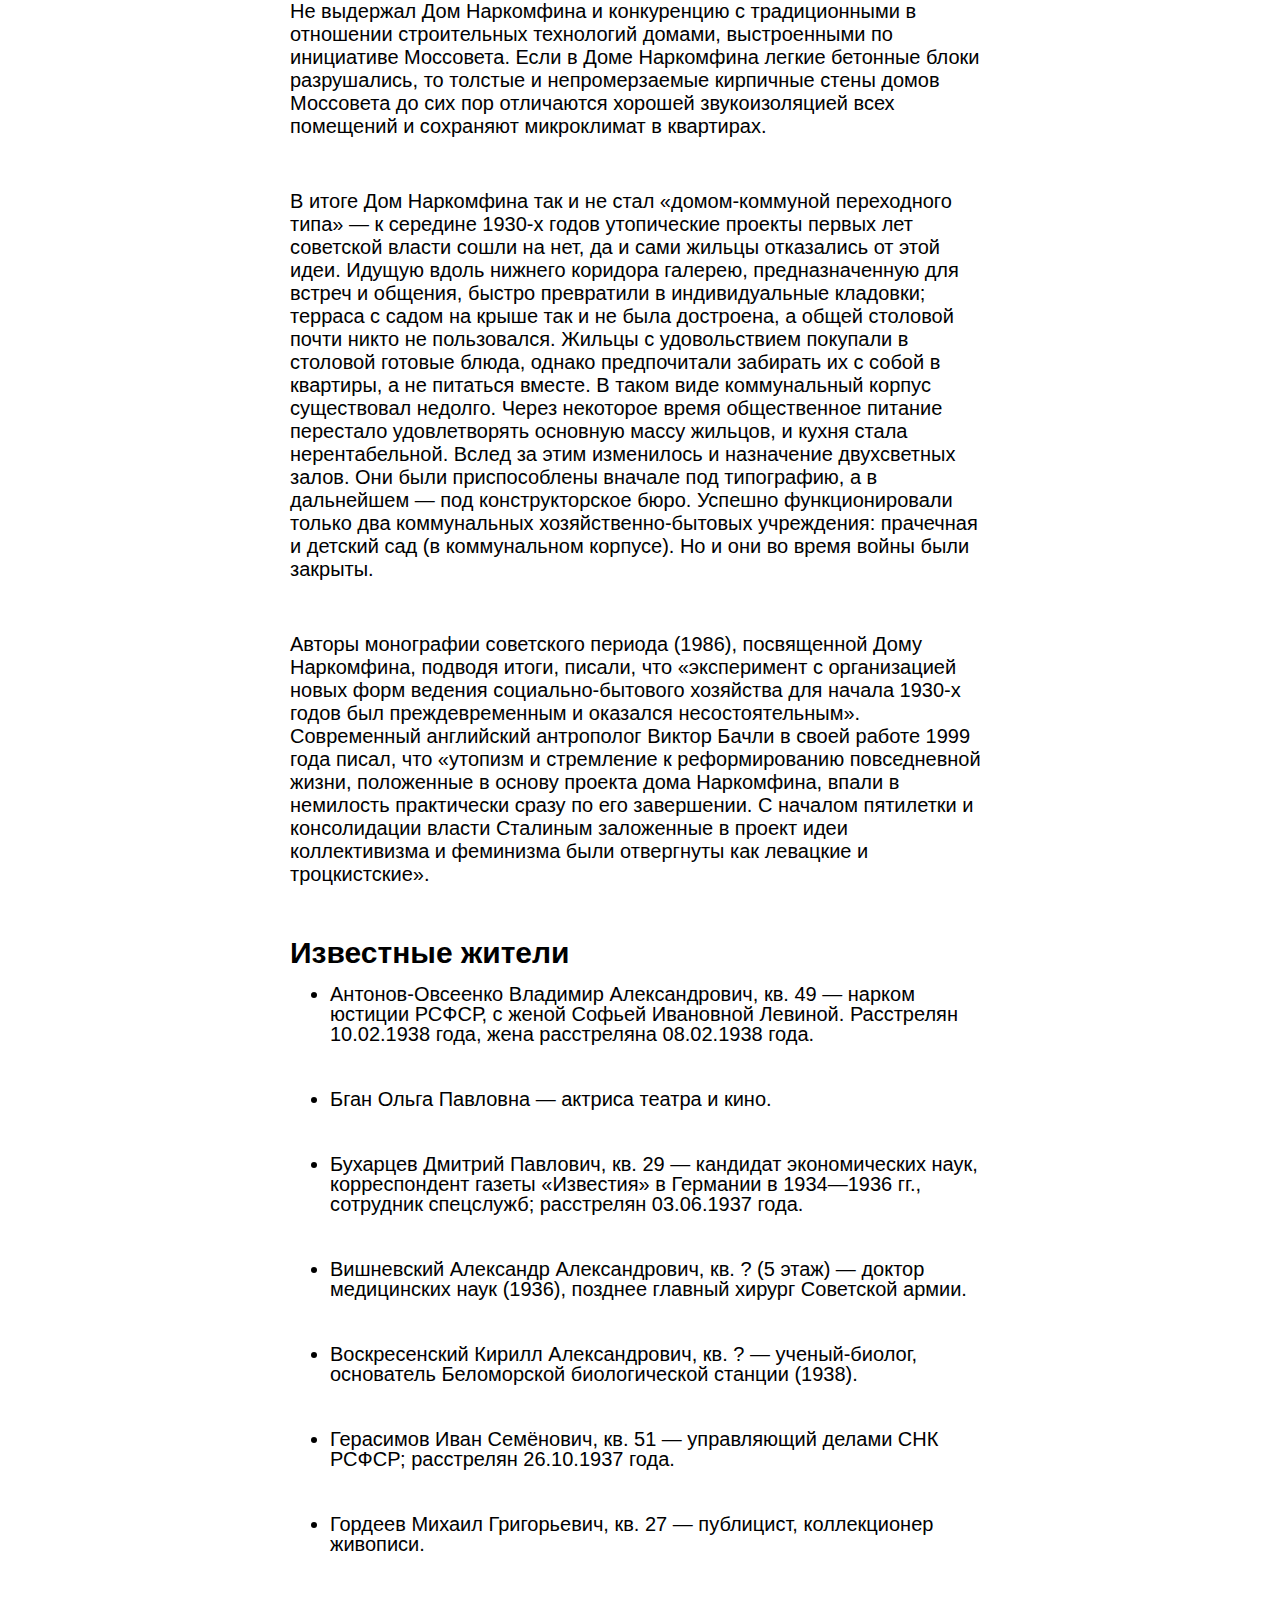
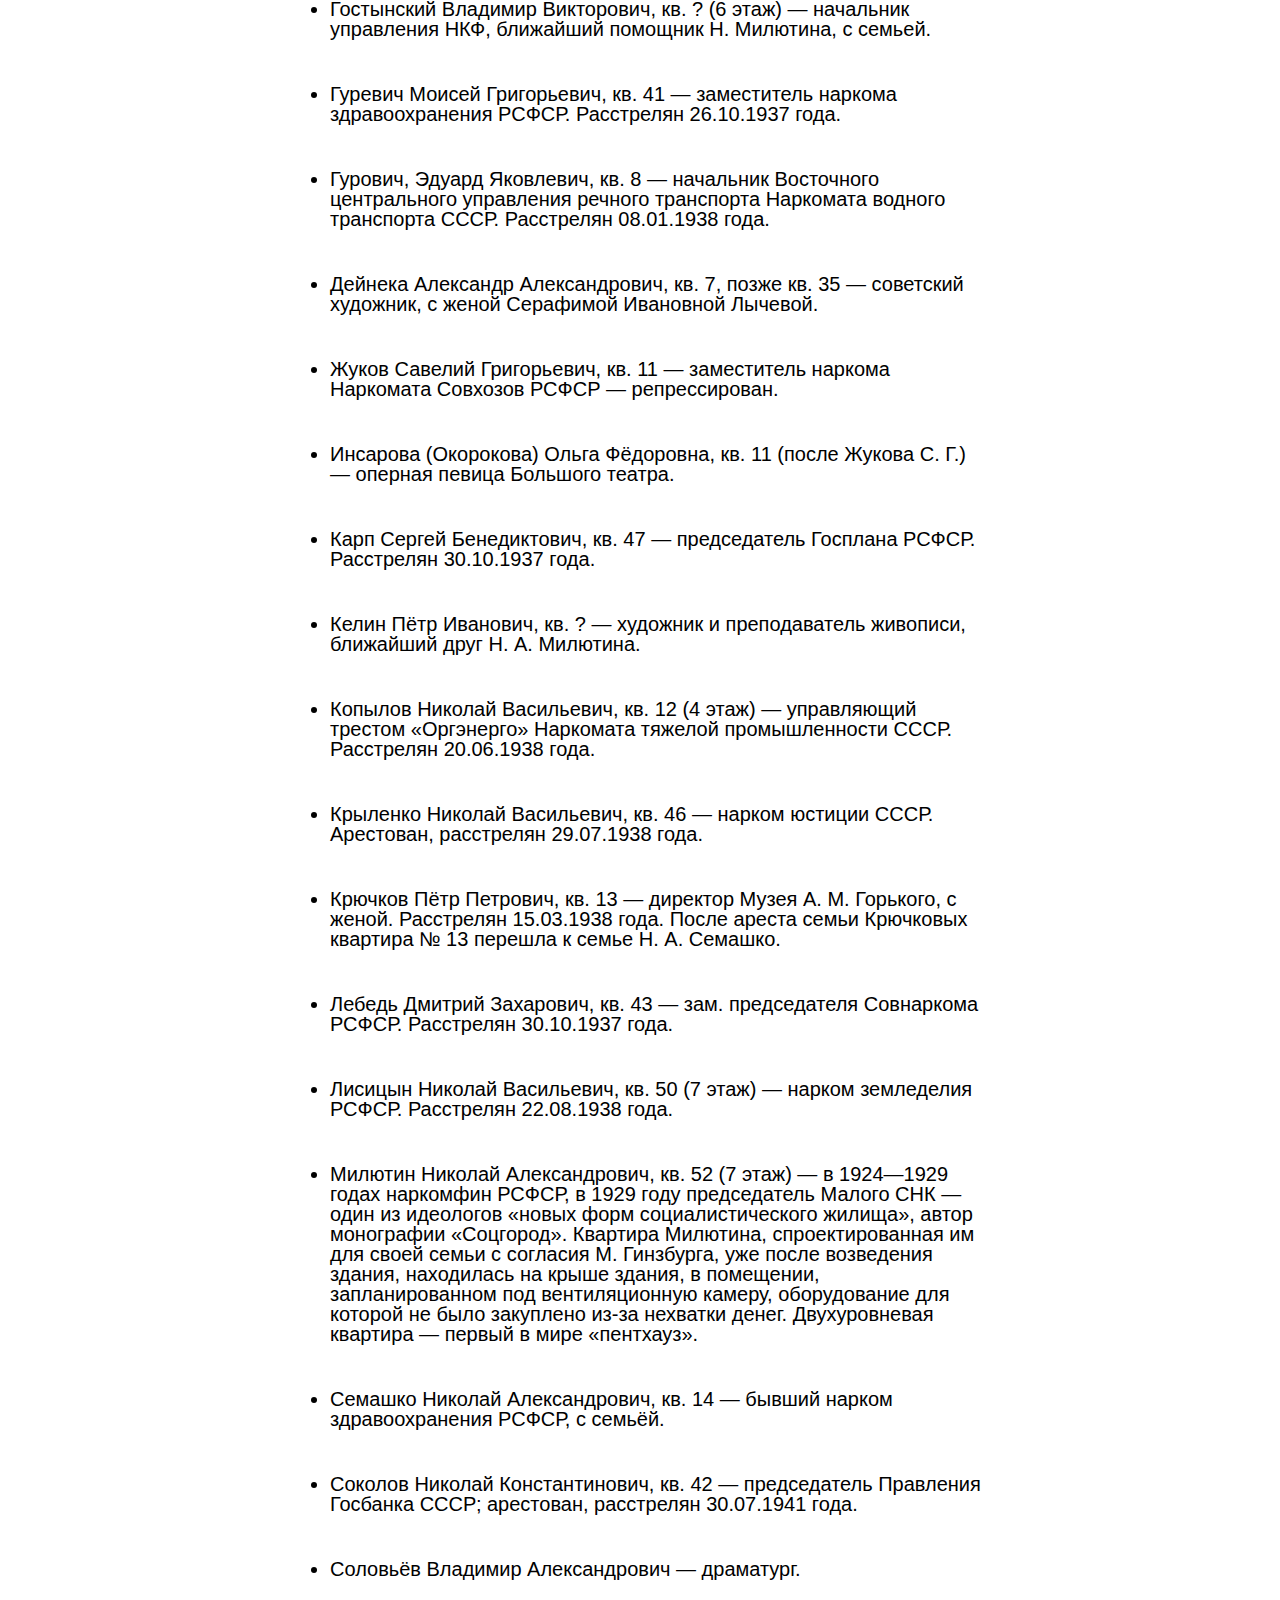
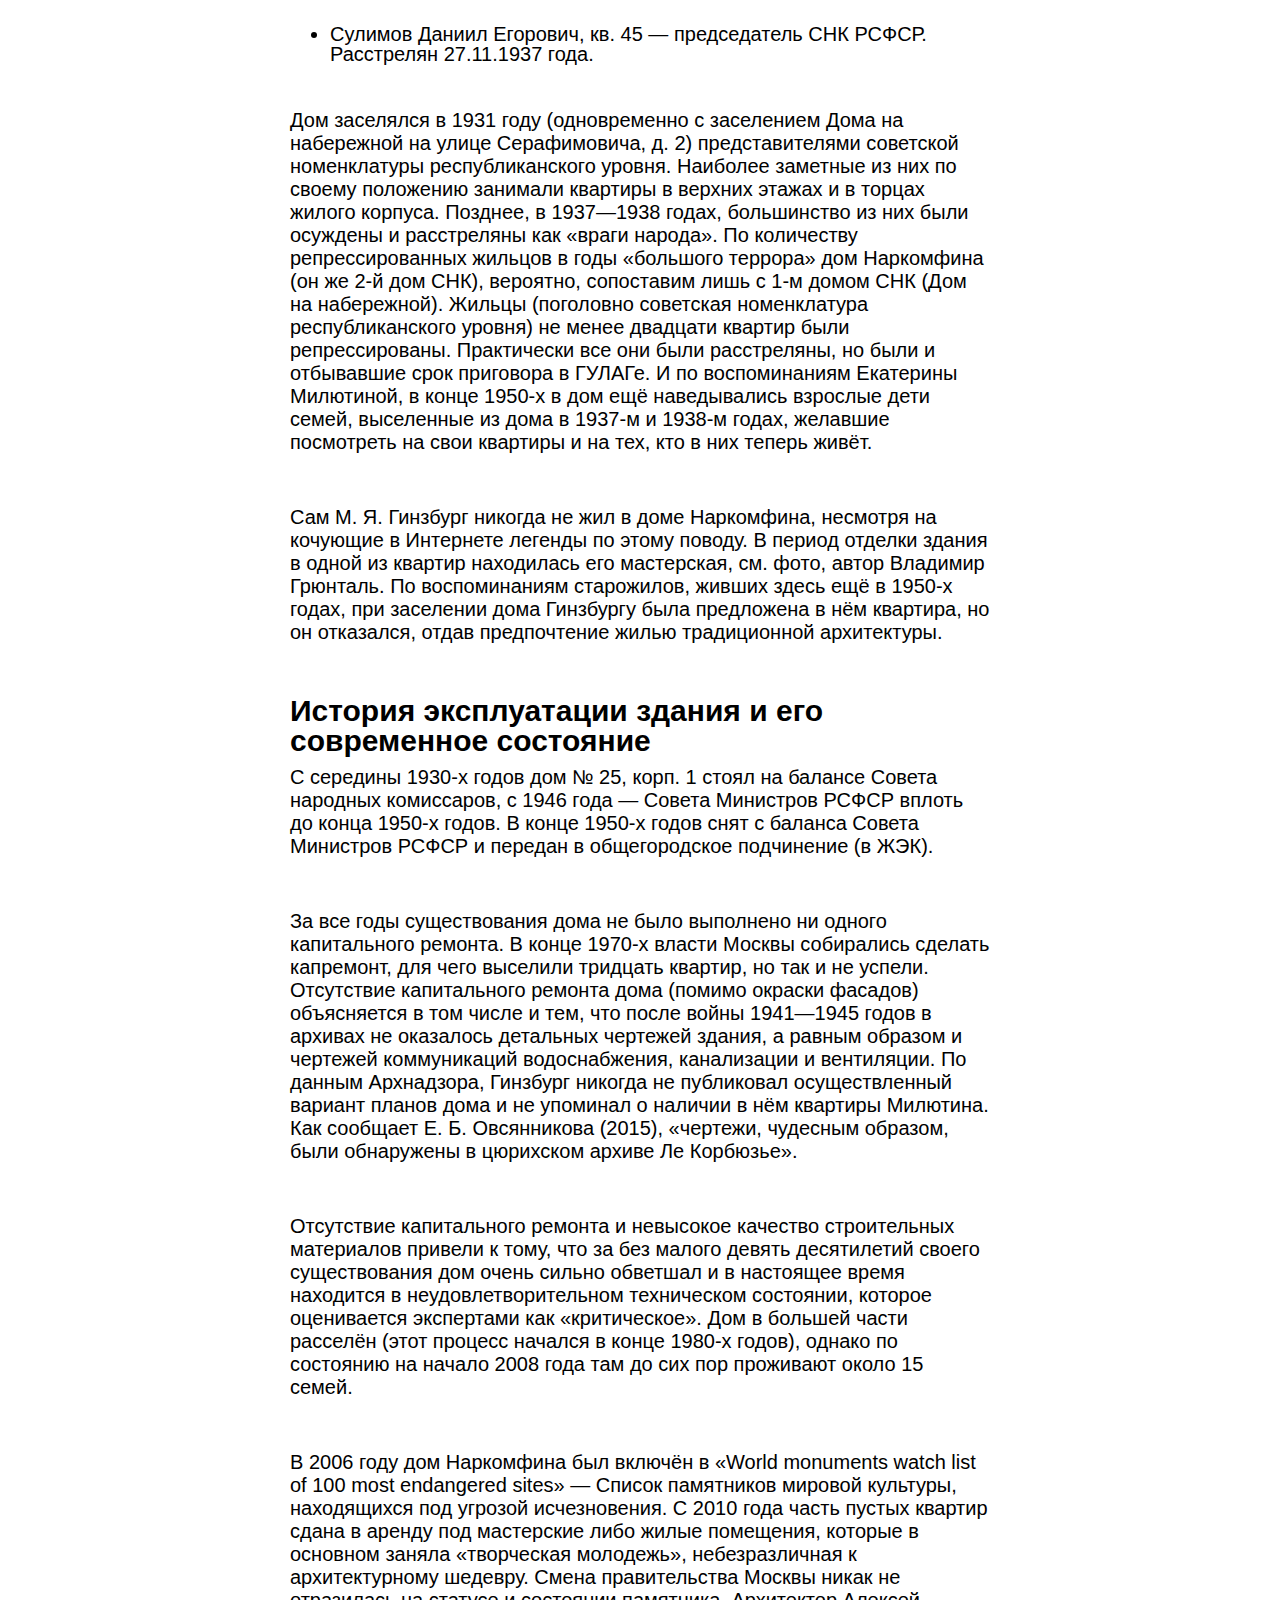
<file: Dom narkomfina.html>
<!DOCTYPE html>
<html>
  <head>
    <meta charset="utf-8">
    <title>Дом Наркомфина</title>
    <link rel="stylesheet" href="stylesheets/style.css">
    </head>
<body>
<nav class="sidebar">

  <ul>
    <li>Дом Наркомина</li>
    <li>История создания</li>
    <li>Идеология</li>
    <li>Архитектура
    <ul>
      <li>Пространственная организация жилого комплекса</li>
      <li>Архитектура жилого дома</li>
      <li>Проектные и технологические решения дома Наркомфина</li>
      <li>Нарушение концептуального замысла и проектных решений после окончания строительства</li>
    </ul>
  </li>
    <li>Критика проекта
    <ul>
      <li>С технической стороны</li>
      <li>С бытовой стороны</li>
    </ul>
  </li>
    <li>Известные жители</li>
    <li>История эксплуатации здания и его современное состояние</li>
    <li>Роль и значение проекта в исторической перспективе
</li>
  </ul>
</nav>
<article>
<h1>Дом Наркомфина</h1>
<img src="images/narkomfin.jpg" width="510" height="299,5"alt="Дом Наркомфина">
  <p>Жилой дом переходного типа, построенный <a href="https://ru.wikipedia.org/wiki/1930_%D0%B3%D0%BE%D0%B4">в 1930 году</a> по проекту архитекторов <a href="https://ru.wikipedia.org/wiki/%D0%93%D0%B8%D0%BD%D0%B7%D0%B1%D1%83%D1%80%D0%B3,_%D0%9C%D0%BE%D0%B8%D1%81%D0%B5%D0%B9_%D0%AF%D0%BA%D0%BE%D0%B2%D0%BB%D0%B5%D0%B2%D0%B8%D1%87">Моисея Гинзбурга</a> и <a href="https://ru.wikipedia.org/wiki/%D0%9C%D0%B8%D0%BB%D0%B8%D0%BD%D0%B8%D1%81,_%D0%98%D0%B3%D0%BD%D0%B0%D1%82%D0%B8%D0%B9_%D0%A4%D1%80%D0%B0%D0%BD%D1%86%D0%B5%D0%B2%D0%B8%D1%87">Игнатия Милиниса</a> для работников <a href="https://ru.wikipedia.org/wiki/%D0%9D%D0%B0%D1%80%D0%BE%D0%B4%D0%BD%D1%8B%D0%B9_%D0%BA%D0%BE%D0%BC%D0%B8%D1%81%D1%81%D0%B0%D1%80%D0%B8%D0%B0%D1%82_%D1%84%D0%B8%D0%BD%D0%B0%D0%BD%D1%81%D0%BE%D0%B2_%D0%A1%D0%A1%D0%A1%D0%A0">Народного комиссариата финансов СССР (Наркомфина)</a>. Находится в Москве на
  <a href="https://ru.wikipedia.org/wiki/%D0%9D%D0%BE%D0%B2%D0%B8%D0%BD%D1%81%D0%BA%D0%B8%D0%B9_%D0%B1%D1%83%D0%BB%D1%8C%D0%B2%D0%B0%D1%80">Новинском бульваре</a> по адресу дом № 25, корпус 1. Дом Наркомфина является памятником архитектуры <a href="https://ru.wikipedia.org/wiki/%D0%9A%D0%BE%D0%BD%D1%81%D1%82%D1%80%D1%83%D0%BA%D1%82%D0%B8%D0%B2%D0%B8%D0%B7%D0%BC_(%D0%B8%D1%81%D0%BA%D1%83%D1%81%D1%81%D1%82%D0%B2%D0%BE)">конструктивизма</a>.</p>
  <p>Здание находится в аварийном состоянии и уже трижды включалось в список «100 главных зданий мира, которым грозит уничтожение».</p>

  <h2>История создания</h2>
    <p>В конце 1925 года была образована творческая организация конструктивистов, названная <a href="https://ru.wikipedia.org/wiki/%D0%9E%D0%B1%D1%8A%D0%B5%D0%B4%D0%B8%D0%BD%D0%B5%D0%BD%D0%B8%D0%B5_%D1%81%D0%BE%D0%B2%D1%80%D0%B5%D0%BC%D0%B5%D0%BD%D0%BD%D1%8B%D1%85_%D0%B0%D1%80%D1%85%D0%B8%D1%82%D0%B5%D0%BA%D1%82%D0%BE%D1%80%D0%BE%D0%B2">Объединением современных архитекторов</a> (ОСА). Организация издавала журнал «Современная архитектура», который выходил регулярно шесть раз в год в течение пяти лет — с 1926 по 1930 год. Ответственными редакторами журнала были <a href="https://ru.wikipedia.org/wiki/%D0%93%D0%B8%D0%BD%D0%B7%D0%B1%D1%83%D1%80%D0%B3,_%D0%9C%D0%BE%D0%B8%D1%81%D0%B5%D0%B9_%D0%AF%D0%BA%D0%BE%D0%B2%D0%BB%D0%B5%D0%B2%D0%B8%D1%87">М. Я. Гинзбург</a> (1892—1946), один из идеологов советского конструктивизма, и <a href="https://ru.wikipedia.org/wiki/%D0%92%D0%B5%D1%81%D0%BD%D0%B8%D0%BD,_%D0%90%D0%BB%D0%B5%D0%BA%D1%81%D0%B0%D0%BD%D0%B4%D1%80_%D0%90%D0%BB%D0%B5%D0%BA%D1%81%D0%B0%D0%BD%D0%B4%D1%80%D0%BE%D0%B2%D0%B8%D1%87">А. А. Веснин
    </a>. ОСА оказала значительное влияние на развитие теоретической архитектурной мысли и ряд наработанных в ней решений позднее был использован при строительстве жилого комплекса на Новинском бульваре. Проект Дома Наркомфина был разработан Моисеем Гинзбургом в соавторстве с архитектором <a href="https://ru.wikipedia.org/wiki/%D0%9C%D0%B8%D0%BB%D0%B8%D0%BD%D0%B8%D1%81,_%D0%98%D0%B3%D0%BD%D0%B0%D1%82%D0%B8%D0%B9_%D0%A4%D1%80%D0%B0%D0%BD%D1%86%D0%B5%D0%B2%D0%B8%D1%87">Игнатием Милинисом</a> (1899—1974) и инженером Сергеем Прохоровым.</p>

  <h2>Идеология</h2>
  <p>Несмотря на то, что дом Наркомата финансов часто именуется «<a href="https://ru.wikipedia.org/wiki/%D0%94%D0%BE%D0%BC-%D0%BA%D0%BE%D0%BC%D0%BC%D1%83%D0%BD%D0%B0">домом-коммуной</a>», автор проекта М. Гинзбург считал его домом переходного типа (от «буржуазного» дома к «социалистической» коммуне), поскольку в нём не полностью уничтожалась семейная структура, как это предполагалось в домах-коммунах. Называя его так, Гинзбург имел в виду, что обитатели оценят удобства общественного обслуживания и постепенно перейдут к новому бытовому укладу.</p>
  <p>В отличие от домов-коммун, в основе замысла Дома Наркомфина была идея создания комфортной жилой среды. Его структура намного богаче, чем структура многих других имевшихся тогда аналогов. Авторам проекта Гинзбургу и Милинису удалось скомпоновать жилые ячейки в единый корпус настолько необычно, что это заинтересовало даже самого <a href="https://ru.wikipedia.org/wiki/%D0%9B%D0%B5_%D0%9A%D0%BE%D1%80%D0%B1%D1%8E%D0%B7%D1%8C%D0%B5">Ле Корбюзье</a>, побывавшего в Доме Наркомфина и посетившего лично квартиру <a href="https://ru.wikipedia.org/wiki/%D0%9C%D0%B8%D0%BB%D1%8E%D1%82%D0%B8%D0%BD,_%D0%9D%D0%B8%D0%BA%D0%BE%D0%BB%D0%B0%D0%B9_%D0%90%D0%BB%D0%B5%D0%BA%D1%81%D0%B0%D0%BD%D0%B4%D1%80%D0%BE%D0%B2%D0%B8%D1%87">Николая Милютина</a>.</p>
  <p>Идея комфортабельного жилища нового типа требовала не только иной функциональной организации, но и нового пространственного воплощения.</p>
  <p>В конце 1920-х — начале 1930-х годов было построено шесть экспериментальных «коммунальных» домов переходного типа, причём три из них разработаны при непосредственном участии М. Гинзбурга как автора проекта.</p>

  <h2>Архитектура</h2>
  <p>Под строительство дома для работников Наркомата финансов была отведена территория двух усадеб, выходивших на Новинский бульвар. Все планы застройки отведенного участка предусматривали полный снос существующих домов и дворов, включая флигели и двор дома Шаляпина. В конечном итоге ни одно строение ради дома Наркомфина не снесли.</p>
  <p>В проектной документации дом именовался 2-м домом СНК и планировался как многофункциональный комплекс, состоящий из четырёх корпусов, выполняющих разные функции: жилой комплекс, коммунальный центр (в свою очередь, включающий в себя столовую, физкультурный и читальный залы), детский корпус (детский сад и ясли) — он не был построен и впоследствии частично занял корпус столовой и библиотеки, и самостоятельного служебного двора с размещенными на его территории механической прачечной, сушилкой, гаражом и др. Дом должна была окружать обширная парковая территория.</p>

  <h3>Пространственная организация жилого комплекса</h3>
  <p>Пространство перед общественным корпусом композиционно выделялось квадратной площадкой, на которой планировалось разместить небольшое здание для детского сада. Все три объёма, различные по массам, строго ритмически уравновешенные, увязанные между собой, составляли композиционное ядро комплекса, сбалансированное в пространстве корпусом прачечной, ориентированным на Новинский бульвар. Перед прачечной также была устроена квадратная площадка, служившая своеобразным парадным пространством, связывающим комплекс с городом. Корпус прачечной так же, как и жилой дом, был частично поднят на колоннах, что освобождало для прохода пространство первого этажа. Пройдя под корпусом прачечной через «парадный двор» перед входом с Новинского бульвара, по диагональной аллее можно было попасть в общественную зону комплекса или по другой аллее через жилой корпус в уровне «открытого» первого этажа — в парк за домом, где была организована своеобразная видовая площадка.</p>
  <p>Основной объём жилого дома Гинзбург расположил на территории двух усадебных садов, отмечая в пояснительной записке к проекту, что «в виду неровности участка, вызывающего в подобных случаях устройство большой поверхности цоколя, в настоящем случае дом поднят в большей своей части на высоту 2,5 метров на отдельных столбах, что является более экономичным и, кроме того, сохраняет нетронутой площадь парка».</p>
  <p>Функциональные характеристики будущего здания были определены техническим заданием, составленным <a href="https://ru.wikipedia.org/wiki/%D0%9C%D0%B8%D0%BB%D1%8E%D1%82%D0%B8%D0%BD,_%D0%9D%D0%B8%D0%BA%D0%BE%D0%BB%D0%B0%D0%B9_%D0%90%D0%BB%D0%B5%D0%BA%D1%81%D0%B0%D0%BD%D0%B4%D1%80%D0%BE%D0%B2%D0%B8%D1%87">Николаем Милютиным</a>, который в указанные годы (1924—1929) исполнял обязанности <a href="https://ru.wikipedia.org/wiki/%D0%9D%D0%B0%D1%80%D0%BE%D0%B4%D0%BD%D1%8B%D0%B9_%D0%BA%D0%BE%D0%BC%D0%B8%D1%81%D1%81%D0%B0%D1%80%D0%B8%D0%B0%D1%82_%D1%84%D0%B8%D0%BD%D0%B0%D0%BD%D1%81%D0%BE%D0%B2_%D0%A0%D0%A1%D0%A4%D0%A1%D0%A0">наркома финансов РСФСР</a> и выступал в качестве заказчика жилого комплекса. Сметная стоимость строительства составила 10 млн рублей[6].</p>

  <h3>Архитектура жилого дома</h3>
  <p>Подлинным новаторством для конца 1920-х годов была архитектура жилого корпуса. Она была настолько необычна и впечатляюща, что лишь немногие смогли увидеть в ней образ жилого дома будущего, черты которого он, безусловно, содержал.</p>
  <p>Жилой корпус представляет собой шестиэтажное здание длиной 85 м и высотой 17 м. Ориентация здания на запад и восток. В торцах здания расположены лестничные клетки, всего две на всю длину. Первый этаж, высотой 2,5 метра, состоит из круглых столбов — элементов каркаса здания, что было связано со стремлением сохранить парковую территорию и с убеждённостью Гинзбурга в том, что первые этажи менее пригодны для жилья.</p>
  <p>За счет колонн первого этажа и открытого пространства между ними создавалось зрительное впечатление, что корпус как бы приподнят над землей. Это, вместе с надстройкой-мостиком на плоской крыше и белоснежным цветом фасадов, придавало ему сходство с кораблем, что и закрепилось в неофициальном названии дома — «дом-корабль» или, по Е. Милютиной, «дом-пароход».</p>
  <p>По второму и пятому этажам здания лестницы связаны широкими, около 4 м, коридорами, освещёнными с восточной стороны горизонтальными лентами окон. В квартиры жильцы попадают из этих коридоров.</p>
  <p>Дом был задуман как «коммунальный» с изолированными квартирами на 50 семей, общей численностью около 200 человек, и имеющимся общественным обслуживанием. В своем проекте авторы поставили задачу сохранения только социально-бытовых условий переходного типа (например, несмотря на наличие общей столовой, в квартирах сохранялись маленькие кухни).</p>
  <p>Весь шестиэтажный объём здания разбит по горизонтали на две части. Нижние три этажа отведены под квартиры большой площади, в которых должны были проживать семьи, сохранившие более полно свой старый бытовой уклад. Поэтому здесь имелась маленькая кухня, позволяющая индивидуально приготовлять пищу. Верхние три этажа занимают малометражные квартиры на одного или двух человек — так называемая ячейка Стройкома РСФСР тип «F». Все квартиры двухэтажные с входами из одного коридора пятого этажа. Квартиры имели две планировки: либо с лестницей от входа наверх (в двухэтажную гостиную со стеклянной стенкой) и опять наверх (в спальню), либо с длинной лестницей вниз, в такую же гостиную и спальню, расположенные на одном уровне. Таким образом каждая квартира состоит из двух частей. Одна часть её имеет высоту 3,6 м, другая — 2,3 м. Последняя представляет собой спальную нишу, она освещена прямым светом: имеется небольшая душевая кабина с умывальником. В каждой квартире есть отдельная передняя и туалет, расположенный у самого входа. В малометражных квартирах нет кухонь. Жилая комната оборудована небольшим «кухонным элементом» для индивидуального приготовления пищи. Площадь каждой ячейки составляет 33—34 м², но её кубатура благодаря многоярусной планировке соответствует кубатуре квартиры, в полтора раза большей по площади.</p>
  <p>Квартиры нижних этажей трехкомнатные. Жилая площадь в них примерно 57-60 кв. м., общая площадь 82-83 кв. м. Как и малометражные, они двухъярусные. В нижнем ярусе каждой квартиры размещены передняя, кухня и общая жилая комната двойной высоты. Из передней вход в общую, высотой 5 м, комнату, площадь которой равна 25 кв. м. Из передней же внутренняя лестница ведет во второй ярус. Здесь две спальни, ванная и туалет. Спальни отделены узкой площадкой с галереей, открывающейся в общую жилую комнату. Высота помещения второго яруса 2,3 м. Полы в ванной комнате — пробковые, в 1959 году пробка заменена на кафельную плитку.</p>
  <p>В обоих концах жилого корпуса, по обе стороны лестницы со входом непосредственно с лестничной клетки, размещены квартиры «2F» (соединенные по две ячейки «F»), и занимающие площадь, равную двум сдвоенным малометражным квартирам (кв. 14 и 18). В этих квартирах две жилые комнаты высотой 3 м. Передняя, ванная, туалет, кухня и столовая имеют высоту 2,3 м. По существу, это обычные (одноярусные) квартиры с несколько непривычным распределением высот, а потому и с более интересным пространственным решением.</p>
  <p>И наконец, в самой верхней части дома, на уровне плоской крыши, сделано несколько комнат типа общежития, где реализованы опубликованные Н. Милютиным в «Соцгороде» жилые ячейки на одного человека. Часть из них — на одного человека, часть — на двух. Между каждой парой комнат расположены душевая и умывальная комнаты.</p>
  <p>Здание включает в себя около десятка типов квартир, в том числе:</p>

<ul>
  <li>Квартира типа F — основное количество жилых ячеек в доме минимального размера. В одни из них можно попасть из остекленной галереи или коридора, спускаясь по внутриквартирной лестнице в общую комнату, а в другие — поднимаясь в неё также по аналогичной лестнице.</li>
  <li>Квартира типа K — 8 квартир для больших семей располагались в центральной части дома между лестничными клетками на 2-м и 3-м этажах. Квартиры представляли собой двухъярусные жилые ячейки высотой каждого этажа 2,3 метра, при этом часть квартиры имела высоту потолка 4,6 метра, и в ней находилась общая жилая комната, выполняющая функции гостиной. На нижнем ярусе были устроены коридор, передняя, терраса и кухня, а в верхнем — две спальни размером 19,9 и 12,1 м². Кроме открытой террасы на втором этаже, для отдыха на воздухе и принятия солнечных ванн была предназначена также плоская крыша с разбитым на ней цветником.</li>
  <li>Квартира типа 2F. Сочетание разных жилых ячеек позволило избежать повторения галерей и коридоров на каждом этаже и сделать их светлыми, а во всех квартирах обеспечить сквозное проветривание.</li>
</ul>

  <p>Фасады жилого корпуса выглядят по разному, с восточной стороны, от Садового кольца — длинные ленточные окна и открытая галерея второго этажа. С противоположной западной стороны иная картина: большие квадраты остекления двухсветных общих комнат-гостиных и небольшие окна кухонь. В результате все спальни в доме ориентированы на утреннее солнце, а гостиные на вечернее.</p>
  <p>Принцип компоновки жилых ячеек, подобный применённому в проекте дома Наркомфина, был реализован в ряде проектов и на Западе, в частности, в построенном в Бреслау (<a href="https://ru.wikipedia.org/wiki/%D0%92%D1%80%D0%BE%D1%86%D0%BB%D0%B0%D0%B2">Вроцлаве</a>) по проекту <a href="https://ru.wikipedia.org/wiki/%D0%A8%D0%B0%D1%80%D1%83%D0%BD,_%D0%93%D0%B0%D0%BD%D1%81_%D0%91%D0%B5%D1%80%D0%BD%D1%85%D0%B0%D1%80%D0%B4">Ганса Шаруна</a> общежитии для холостых (1929 год). Наличие коридора, обслуживающего несколько уровней, характерно для жилых единиц Ле Корбюзье[10].</p>
  <p>Обследование дома Наркомфина, проведенное в 1994 году профессором <a href="https://ru.wikipedia.org/wiki/%D0%9C%D0%BE%D1%81%D0%BA%D0%BE%D0%B2%D1%81%D0%BA%D0%B8%D0%B9_%D0%B0%D1%80%D1%85%D0%B8%D1%82%D0%B5%D0%BA%D1%82%D1%83%D1%80%D0%BD%D1%8B%D0%B9_%D0%B8%D0%BD%D1%81%D1%82%D0%B8%D1%82%D1%83%D1%82_(%D0%B3%D0%BE%D1%81%D1%83%D0%B4%D0%B0%D1%80%D1%81%D1%82%D0%B2%D0%B5%D0%BD%D0%BD%D0%B0%D1%8F_%D0%B0%D0%BA%D0%B0%D0%B4%D0%B5%D0%BC%D0%B8%D1%8F)">МАрхИ</a> <a href="https://ru.wikipedia.org/wiki/%D0%9E%D0%B2%D1%81%D1%8F%D0%BD%D0%BD%D0%B8%D0%BA%D0%BE%D0%B2%D0%B0,_%D0%95%D0%BB%D0%B5%D0%BD%D0%B0_%D0%91%D0%BE%D1%80%D0%B8%D1%81%D0%BE%D0%B2%D0%BD%D0%B0">Еленой Овсянниковой</a> и швейцарскими студентами из Женевы, которыми руководил Жан-Клод Люди, показало, что его внутренняя структура оказалась ещё сложнее, чем было заявлено в проекте. Нестандартные квартиры, как оказалось, были на каждом этаже, хотя большинство их — типовые. Общее число вариантов жилых ячеек могло доходить до одиннадцати (включая помещение для консьержа, «студию» на верхнем этаже, общежитие на кровле и пентхаус самого Милютина). Характерно, что в конце коридора пятого этажа находилась общая кухня, организованная уже в 1940-е годы, а из самого коридора был доступ в чуланы для хранения вещей, не всегда помещавшихся в ячейки «F».</p>

  <h3>Проектные и технологические решения дома Наркомфина</h3>
  <p>Дом был возведен в 1928—1930 годах с применением новинок тогдашней строительной индустрии, в том числе цельнолитого железобетона (выдержавшего впоследствии и бомбежки и многолетнее отсутствие ремонта), а также новых материалов. Он построен на колоннах, это висячая (каркасная) конструкция, что создает устойчивость при оползнях и колебаниях почвы — под домом течет подземная река Синичка, заключенная в трубу. Несущий каркас с сеткой круглых в плане колонн диаметром 350 мм связан в продольном и поперечном направлениях железобетонными прогонами. Наружные стены, являющиеся по сути облегченными термоизоляционными щитами, отнесены на консолях от колонн каркаса, в результате чего колонны оказываются внутри здания. Технологические решения плоской кровли с системой водостоков, теплоизоляцией «торфоплитами» из прессованного торфа и гидроизоляцией битумом следовали схеме, разработанной ведущим германским специалистом по плоским крышам <a href="https://ru.wikipedia.org/wiki/%D0%9C%D0%B0%D0%B9,_%D0%AD%D1%80%D0%BD%D1%81%D1%82">Эрнстом Маем</a>.</p>
  <p>В доме Наркомфина в 1929 году был проведен эксперимент по цветовому решению квартир, которым руководил специалист из <a href="https://ru.wikipedia.org/wiki/%D0%91%D0%B0%D1%83%D1%85%D0%B0%D1%83%D1%81">Баухауса</a> профессор <a href="https://de.wikipedia.org/wiki/Hinnerk_Scheper">Хиннерк Шепер</a>. Шепер выполнил цветовое оформление интерьеров дома, для чего был на год откомандирован в Москву. Стены в квартирах не оклеивались обоями, а гладко окрашивались — теплые гаммы колеров для одних квартир и холодные для других. Теплая гамма была основана на оттенках жёлтого и охры, холодная — голубого и серого. Обе были реализованы в двух вариантах: сначала в сильной, а потом слабой насыщенностью колеров. Образцы эскизов цветового решения интерьеров типовых квартир дома Наркомфина по Шеперу представлены в книге Е. Овсянниковой и Е. Милютиной Жилой комплекс «Дом Наркомфина», Екатеринбург: Tatlin, 2015 — 64 с.</p>
  <p>Важную роль в сооружении комплекса сыграл инженер Сергей Львович Прохоров (1899—1974). Согласно предложенному Прохоровым решению, железобетонный каркас здания, несущие стены из блоков, а также водостоки и вентиляционные вытяжки был размещены внутри здания; снаружи были расположены лёгкие несущие стены и ленточные окна. Прохоров создал несколько новых материалов (<a href="https://ru.wikipedia.org/wiki/%D0%A4%D0%B8%D0%B1%D1%80%D0%BE%D0%BB%D0%B8%D1%82">фибролит</a>, <a href="https://ru.wikipedia.org/wiki/%D0%9A%D1%81%D0%B8%D0%BB%D0%BE%D0%BB%D0%B8%D1%82">ксилолит</a>, <a href="https://ru.wikipedia.org/w/index.php?title=%D0%A2%D0%BE%D1%80%D1%84%D0%BE%D0%BF%D0%BB%D0%B8%D1%82%D1%8B&action=edit&redlink=1">торфоплиты</a> и <a href="https://ru.wikipedia.org/w/index.php?title=%D0%9A%D0%B0%D0%BC%D1%8B%D1%88%D0%B8%D1%82&action=edit&redlink=1">камышит</a>) и организовал производство шлакоблоков («бетонитовых камней») прямо на стройплощадке. По мнению профессора МАрхИ Елены Овсянниковой, без участия этого инженера, хорошо освоившего немецкую технологию изготовления цементных блоков и предложившего ряд нововведений по ходу строительства, Дом Наркомфина не удалось бы построить столь успешно.</p>
  <p>Во всех жилых помещениях полы из дубового паркета (широкий паркет 8 см). В ванных комнатах, по крайней мере, трёхкомнатных квартир полы из пробкового дерева (сохранились до 1960 года), заменены кафельной плиткой. Электропроводка открытого типа — витой провод на фарфоровых изоляторах. Электровыключатели поворотные, как и розетки, также фарфоровые.</p>
  <p>Корпус общественного обслуживания, названный авторами «коммунальным», представлял собой замкнутый четырёхэтажный, почти кубический объём со стороной куба около 10 метров. Он был связан с жилым корпусом переходом на уровне второго этажа. Корпус предназначался для размещения общей кухни-столовой, библиотеки и других бытовых и общественных помещений.</p>

  <h3>Нарушение концептуального замысла и проектных решений после окончания строительства</h3>
  <p>В 1932—1934 году на территории, первоначально предназначавшейся для детского сада и яслей при Доме Наркомфина (вдоль его южной границы), по проекту архитектора Сергея Леонтовича был построен жилой дом работников Совнаркома (дом 25, корп. 10), композиционно никак не связанный с комплексом. В итоге сохранение усадебных построек по линии Новинского бульвара, а также строительство в границах первоначально отведённого участка ещё одного жилого дома, чужеродного комплексу, не позволило полностью осуществить авторский замысел по организации пространства.</p>
  <p>В середине 1930-х годов ввиду острого дефицита жилья все пролёты между столбами-опорами первого этажа были застроены, здесь расположились дополнительные квартиры (сверх 50-ти проектных) с частичным заглублением их в цоколь, в общий тамбур которых (на две квартиры) с улицы можно было попасть спуском по четырём ступенькам вниз. В северной части цокольного этажа было организовано служебное общежитие, третье в доме. Служебное помещение было также пристроено к южному фасаду, надстроен коммунальный корпус.</p>
  <p>Разработанный авторами проекта социально-бытовой уклад жизни, заложенный в основу структуры жилого комплекса, оказался неосуществимым в условиях жизни тех лет, к тому же жильцы дома в большей части были психологически не подготовлены к таким переменам. Не был построен жилой корпус второй очереди, не был построен комплекс служебного дворика, объединяющего механическую прачечную, гараж для жильцов, котельную. Сооружена была лишь прачечная, широко использовавшаяся жильцами лишь в первые годы[3], а после войны перешедшая в ведомственное подчинение.</p>
  <p>Следует сказать, что контингент живущих был в какой-то мере однородным лишь в первые годы после заселения дома. После арестов 1937—1938 годов и окончания Великой Отечественной войны он существенным образом изменился. Практически все трёхкомнатные квартиры нижних этажей превратились в коммунальные. Как пишет в своих воспоминаниях о Доме Наркомфина Екатерина Милютина, «квартиры для одиночек заселили семьями, семейные сделали коммунальными. Вместо закрытой столовой (коммунальный корпус) на пятом этаже сделали коммунальную кухню с рядами плит и корыт. Детский сад закрыли, коммунальный корпус превратился в типографию. Прачечная сохранилась, но она постепенно перестала обслуживать жильцов. В конце концов дом передали в ЖЭК, покрасили немыслимой жёлтой краской и перестали ремонтировать».</p>
  <p>К началу 1940-х годов участок вдоль северной границы территории жилого комплекса (за дворовым фасадом корпуса прачечной во всю его длину, и в глубину двора вплоть до дома Наркомфина с его восточной, северной и частично с западной сторон) был выделен под ведомственный гараж СНК РСФСР, позднее Совмина РСФСР, его территория площадью около гектара была покрыта асфальтом, гараж обнесён забором. Просуществовал до 1965 года.</p>

  <h2>Критика проекта</h2>
  <p>Дому Наркомфина посвящено большое количество публикаций, как в российских, так и в зарубежных источниках. В западных источниках описания дома Наркомфина нередко сопровождаются определениями «утопия» и «утопический» (англ. utopian housing project). В советских публикациях авторы старались избегать такой трактовки, привычно используя лексику типа «эксперимент», «экспериментальный», «переходного типа» и т. п., как правило, не акцентируя внимание на его результатах.</p>

  <h3>С технической стороны</h3>
  <p>Объектом критики, в первую очередь со стороны качества использованных строительных материалов, стали несущие стены, так как жилой корпус ни разу не ремонтировали за все почти 90 лет его существования. Штукатурка фасадов осыпалась, а стены из кустарно выполненных цементных и шлаковых блоков, сделанных прямо на стройке, разрушались. Наполнителями в цементном растворе служили разные подручные материалы, в том числе металлургический шлак, солома, камыш.</p>
  <p>Каркасная конструкция дома на ножках весьма затруднила устройство в нём вертикальных коммуникаций, не говоря о промерзании нижнего жилого этажа. Канализационные стояки пришлось утеплять и пропускать в нестандартных, специально утолщенных колоннах, что первоначально не учитывалось в эскизном архитектурном решении. Ряд проблем вызвала и плоская кровля и связанные с ней протечки. Исполнение такой кровли требует особой тщательности и качественных материалов, которые в период строительства можно было достать только благодаря инициативе заказчика ранга Милютина. Такая кровля требует постоянного ухода — прочистки загрязненных или замерзших внутренних водостоков, починки покрытия, регулярного сбрасывания снега.</p>
  <p>Использованный во внутренней отделке дома «камышит» оказался плохим звукоизолирующим материалом, в частности, в качестве внутренних перегородок между первоначально «спальными комнатами», оказавшихся заселённых различными семьями. По этому поводу было высказано много критических замечаний. К моменту окончания войны вентиляционные шахты оказались забитыми, вытяжная вентиляция повсеместно не работала.</p>
  <p>Эксперимент с устройством раздвижных горизонтальных окон «не достиг цели и вызвал нарекания жильцов». Конструкции скользящих деревянных рам, сходные с изобретенными Ле Корбюзье и Пьером Жаннере, были доработаны с учетом российского климата. Ленточные окна включали два элемента: подвижные и неподвижные. Неподвижные с железобетонными рамами, подвижные — с дубовыми, скользящими на роликах по направляющему рельсу и прижимающимися к бетону рукояткой с эксцентриком. Места прижима в окне с деревянной рамой были обиты брезентом и войлоком. Через пару десятилетий уплотнения износились, бетонные рамы стали осыпаться, обнажая металлическую арматуру, сдвижные элементы окон заклинивали и в зимнее время пропускали холодный воздух.</p>
  <p>Оборудование квартир не удалось сделать идеальным, ни стилистически, ни функционально. Например, там, где удавалось поставить ванну, то это были громоздкие дореволюционные чугунные изделия, занимавшие слишком много места в габаритах первоначально запланированных душевых кабин. Солидная по площади ванная комната была только в квартире Милютина.</p>

  <h3>С бытовой стороны</h3>
  <p>С бытовой стороны Дом Наркомфина также вызывал множество нареканий. Основой явилось нарушение заложенного в проекте принципа заселения типовых ячеек (квартир), связанного с тяжелейшим жилищным кризисом в СССР. В Доме Наркомфина в 1940-е…1970-е годы были распространены примеры квартир-коммуналок, когда одной из семей приходилось жить в общей комнате, а другой — в спальне. При этом минимальные размеры кухонь и санузлов приводили к скандалам и, в результате, к резкой критике архитектуры авангарда в целом. По-видимому, благополучными исключениями являлись квартиры бывших наркомов Н. Милютина и Н. Семашко.</p>
  <p>Не выдержал Дом Наркомфина и конкуренцию с традиционными в отношении строительных технологий домами, выстроенными по инициативе Моссовета. Если в Доме Наркомфина легкие бетонные блоки разрушались, то толстые и непромерзаемые кирпичные стены домов Моссовета до сих пор отличаются хорошей звукоизоляцией всех помещений и сохраняют микроклимат в квартирах.</p>
  <p>В итоге Дом Наркомфина так и не стал «домом-коммуной переходного типа» — к середине 1930-х годов утопические проекты первых лет советской власти сошли на нет, да и сами жильцы отказались от этой идеи. Идущую вдоль нижнего коридора галерею, предназначенную для встреч и общения, быстро превратили в индивидуальные кладовки; терраса с садом на крыше так и не была достроена, а общей столовой почти никто не пользовался. Жильцы с удовольствием покупали в столовой готовые блюда, однако предпочитали забирать их с собой в квартиры, а не питаться вместе. В таком виде коммунальный корпус существовал недолго. Через некоторое время общественное питание перестало удовлетворять основную массу жильцов, и кухня стала нерентабельной. Вслед за этим изменилось и назначение двухсветных залов. Они были приспособлены вначале под типографию, а в дальнейшем — под конструкторское бюро.
  Успешно функционировали только два коммунальных хозяйственно-бытовых учреждения: прачечная и детский сад (в коммунальном корпусе). Но и они во время войны были закрыты.</p>
  <p>Авторы монографии советского периода (1986), посвященной Дому Наркомфина, подводя итоги, писали, что «эксперимент с организацией новых форм ведения социально-бытового хозяйства для начала 1930-х годов был преждевременным и оказался несостоятельным». Современный английский антрополог Виктор Бачли в своей работе 1999 года писал, что «утопизм и стремление к реформированию повседневной жизни, положенные в основу проекта дома Наркомфина, впали в немилость практически сразу по его завершении. С началом пятилетки и консолидации власти Сталиным заложенные в проект идеи коллективизма и феминизма были отвергнуты как левацкие и троцкистские».</p>
  <h2>Известные жители</h2>

<ul>
  <li>Антонов-Овсеенко Владимир Александрович, кв. 49 — нарком юстиции РСФСР, с женой Софьей Ивановной Левиной. Расстрелян 10.02.1938 года, жена расстреляна 08.02.1938 года.</li>
  <li>Бган Ольга Павловна — актриса театра и кино.</li>
  <li>Бухарцев Дмитрий Павлович, кв. 29 — кандидат экономических наук, корреспондент газеты «Известия» в Германии в 1934—1936 гг., сотрудник спецслужб; расстрелян 03.06.1937 года.</li>
  <li>Вишневский Александр Александрович, кв. ? (5 этаж) — доктор медицинских наук (1936), позднее главный хирург Советской армии.</li>
  <li>Воскресенский Кирилл Александрович, кв. ? — ученый-биолог, основатель Беломорской биологической станции (1938).</li>
  <li>Герасимов Иван Семёнович, кв. 51 — управляющий делами СНК РСФСР; расстрелян 26.10.1937 года.</li>
  <li>Гордеев Михаил Григорьевич, кв. 27 — публицист, коллекционер живописи.</li>
  <li>Гостынский Владимир Викторович, кв. ? (6 этаж) — начальник управления НКФ, ближайший помощник Н. Милютина, с семьей.</li>
  <li>Гуревич Моисей Григорьевич, кв. 41 — заместитель наркома здравоохранения РСФСР. Расстрелян 26.10.1937 года.</li>
  <li>Гурович, Эдуард Яковлевич, кв. 8 — начальник Восточного центрального управления речного транспорта Наркомата водного транспорта СССР. Расстрелян 08.01.1938 года.</li>
  <li>Дейнека Александр Александрович, кв. 7, позже кв. 35 — советский художник, с женой Серафимой Ивановной Лычевой.</li>
  <li>Жуков Савелий Григорьевич, кв. 11 — заместитель наркома Наркомата Совхозов РСФСР — репрессирован.</li>
  <li>Инсарова (Окорокова) Ольга Фёдоровна, кв. 11 (после Жукова С. Г.) — оперная певица Большого театра.</li>
  <li>Карп Сергей Бенедиктович, кв. 47 — председатель Госплана РСФСР. Расстрелян 30.10.1937 года.</li>
  <li>Келин Пётр Иванович, кв. ? — художник и преподаватель живописи, ближайший друг Н. А. Милютина.</li>
  <li>Копылов Николай Васильевич, кв. 12 (4 этаж) — управляющий трестом «Оргэнерго» Наркомата тяжелой промышленности СССР. Расстрелян 20.06.1938 года.</li>
  <li>Крыленко Николай Васильевич, кв. 46 — нарком юстиции СССР. Арестован, расстрелян 29.07.1938 года.</li>
  <li>Крючков Пётр Петрович, кв. 13 — директор Музея А. М. Горького, с женой. Расстрелян 15.03.1938 года. После ареста семьи Крючковых квартира № 13 перешла к семье Н. А. Семашко.</li>
  <li>Лебедь Дмитрий Захарович, кв. 43 — зам. председателя Совнаркома РСФСР. Расстрелян 30.10.1937 года.</li>
  <li>Лисицын Николай Васильевич, кв. 50 (7 этаж) — нарком земледелия РСФСР. Расстрелян 22.08.1938 года.</li>
  <li>Милютин Николай Александрович, кв. 52 (7 этаж) — в 1924—1929 годах наркомфин РСФСР, в 1929 году председатель Малого СНК — один из идеологов «новых форм социалистического жилища», автор монографии «Соцгород». Квартира Милютина, спроектированная им для своей семьи с согласия М. Гинзбурга, уже после возведения здания, находилась на крыше здания, в помещении, запланированном под вентиляционную камеру, оборудование для которой не было закуплено из-за нехватки денег. Двухуровневая квартира — первый в мире «пентхауз».</li>
  <li>Семашко Николай Александрович, кв. 14 — бывший нарком здравоохранения РСФСР, с семьёй.</li>
  <li>Соколов Николай Константинович, кв. 42 — председатель Правления Госбанка СССР; арестован, расстрелян 30.07.1941 года.</li>
  <li>Соловьёв Владимир Александрович — драматург.</li>
  <li>Сулимов Даниил Егорович, кв. 45 — председатель СНК РСФСР. Расстрелян 27.11.1937 года.</li>
</ul>

  <p>Дом заселялся в 1931 году (одновременно с заселением Дома на набережной на улице Серафимовича, д. 2) представителями советской номенклатуры республиканского уровня. Наиболее заметные из них по своему положению занимали квартиры в верхних этажах и в торцах жилого корпуса. Позднее, в 1937—1938 годах, большинство из них были осуждены и расстреляны как «враги народа». По количеству репрессированных жильцов в годы «большого террора» дом Наркомфина (он же 2-й дом СНК), вероятно, сопоставим лишь с 1-м домом СНК (Дом на набережной). Жильцы (поголовно советская номенклатура республиканского уровня) не менее двадцати квартир были репрессированы. Практически все они были расстреляны, но были и отбывавшие срок приговора в ГУЛАГе. И по воспоминаниям Екатерины Милютиной, в конце 1950-х в дом ещё наведывались взрослые дети семей, выселенные из дома в 1937-м и 1938-м годах, желавшие посмотреть на свои квартиры и на тех, кто в них теперь живёт.</p>
  <p>Сам М. Я. Гинзбург никогда не жил в доме Наркомфина, несмотря на кочующие в Интернете легенды по этому поводу. В период отделки здания в одной из квартир находилась его мастерская, см. фото, автор Владимир Грюнталь. По воспоминаниям старожилов, живших здесь ещё в 1950-х годах, при заселении дома Гинзбургу была предложена в нём квартира, но он отказался, отдав предпочтение жилью традиционной архитектуры.</p>

  <h2>История эксплуатации здания и его современное состояние</h2>
  <p>С середины 1930-х годов дом № 25, корп. 1 стоял на балансе Совета народных комиссаров, с 1946 года — Совета Министров РСФСР вплоть до конца 1950-х годов. В конце 1950-х годов снят с баланса Совета Министров РСФСР и передан в общегородское подчинение (в ЖЭК).</p>
  <p>За все годы существования дома не было выполнено ни одного капитального ремонта. В конце 1970-х власти Москвы собирались сделать капремонт, для чего выселили тридцать квартир, но так и не успели. Отсутствие капитального ремонта дома (помимо окраски фасадов) объясняется в том числе и тем, что после войны 1941—1945 годов в архивах не оказалось детальных чертежей здания, а равным образом и чертежей коммуникаций водоснабжения, канализации и вентиляции. По данным Архнадзора, Гинзбург никогда не публиковал осуществленный вариант планов дома и не упоминал о наличии в нём квартиры Милютина. Как сообщает Е. Б. Овсянникова (2015), «чертежи, чудесным образом, были обнаружены в цюрихском архиве Ле Корбюзье».</p>
  <p>Отсутствие капитального ремонта и невысокое качество строительных материалов привели к тому, что за без малого девять десятилетий своего существования дом очень сильно обветшал и в настоящее время находится в неудовлетворительном техническом состоянии, которое оценивается экспертами как «критическое». Дом в большей части расселён (этот процесс начался в конце 1980-х годов), однако по состоянию на начало 2008 года там до сих пор проживают около 15 семей.</p>
  <p>В 2006 году дом Наркомфина был включён в «World monuments watch list of 100 most endangered sites» — Список памятников мировой культуры, находящихся под угрозой исчезновения. С 2010 года часть пустых квартир сдана в аренду под мастерские либо жилые помещения, которые в основном заняла «творческая молодежь», небезразличная к архитектурному шедевру. Смена правительства Москвы никак не отразилась на статусе и состоянии памятника. Архитектор Алексей Гинзбург, внук автора первоначального проекта, подготовил проект реконструкции Дома Наркомфина, предполагающий сохранение первоначальной планировки здания.</p>
  <p>Зима 2011—2012 годов практически разрушила «коммунальный блок». Доступ в некоторые части Дома, находящиеся в собственности города, небезопасен. Долгое время в публичном пространстве отсутствовала информация о причинах бедственного катастрофического положения дома Наркомфина, так и о не решаемой на протяжении двух десятилетий ситуации вокруг него. Причина оказалась предельно простой - отношение московских властей к эпохе авангарда. Градоначальник Юрий Лужков считал себя его идейным противником. Он не уставал повторять, что это вредная и ошибочная архитектура. Западные, но не российские медиа тогда цитировали фрагмент выступления Лужкова на открытии ТЦ «Новинский пассаж», состоявшемся 8 апреля 2004 года: «Какая радость, что в нашем городе появляются такие замечательные торговые центры, не то, что этот мусор», - сказал Лужков, указывая в направлении Наркомфина.</p>
  <p>Всего в доме на балансе 46 квартир, больше 30 из них принадлежат компании Александра Сенаторова, который начал скупать квартиры в 2006 году. Сенаторов утверждал, что планирует реставрацию дома. Впрочем, ясности, насколько это действительно будет реставрация, а не коммерческая перестройка, нет. По состоянию на март 2014 года из общей площади (около 4 тыс. м²) в собственности группы Сенаторова находится 2,2 тыс. м², ещё 1,3 тыс. м² — на балансе мэрии Москвы, оставшиеся помещения — у пяти собственников квартир.</p>
  <p>По состоянию на февраль 2017 года помещения дома сдавались для жилья и под офисы. В дом также можно было попасть через экскурсии, которые проводились регулярно.</p>
  <p>По состоянию на середину 2017 года собственником здания Наркомфина являлась компания «Лига прав». С июля 2017 года эта компания начала реставрацию здания; работами руководит архитектор Алексей Гинзбург (внук Моисея Гинзбурга). В августе 2017 года стало известно, что достигнута договоренность о том, что компания «Лига прав» получит от Сбербанка на реставрацию дома Наркомфина кредит в размере 855 млн рублей. В ходе работ предполагается демонтаж мансардного этажа и хозяйственных пристроек коммунального корпуса, восстановление исторической планировки первого этажа, а также восстановление элементов фасадов, витража коммунального корпуса, винтовой лестницы на крыше, ограждений балконов и кровли. Планируется приспособить здание для современного использования, в том числе вновь использовать помещения для временного или постоянного заселения; на первом этаже здания откроется музей, а в здании хозблока разместится ресторан. Планируется, что реставрация будет закончена в 2019 году.</p>

  <h2>Роль и значение проекта в исторической перспективе</h2>
  <p>Сдача дома Наркомфина по времени совпала с критическим переломом в судьбе архитектуры в СССР: все профессиональные объединения были распущены, а вместо них возник Союз архитекторов СССР, призванный определять облик новой советской архитектуры. Конструктивизм и рационализм были заклеймены как «формализм» и иностранные заимствования, чуждые советскому человеку. Практика домов-коммун была осуждена специальным постановлением ЦК ВКП(б) от 16 мая 1930 года «О работе по перестройке быта». В архитектуре был объявлен курс на «освоение классического наследия». Новое градостроительство с 1931 года было ориентировано на создание монументальных городских центров и рассматривало в качестве достойной обсуждения жилой архитектуры только декорировавшие эти центры отдельные дома. В 1930-е годы упоминания «дома для работников Наркомфина» исчезают из публичного пространства и появляется вновь лишь спустя три десятилетия, в 1960-е годы.</p>
  <p>Историк сталинской архитектуры Дмитрий Хмельницкий даёт ключ к пониманию причин удаления Николая Милютина из архитектуры и последующего ожидания им ареста: «Эпопея с „домами-коммунами“ теоретиков Сабсовича и Милютина была уникальной попыткой партийных функционеров среднего ранга привязать реальное архитектурное проектирование к официальной идеологии. Эта попытка дорого обошлась обоим энтузиастам. Однако сама идея „обобществления быта“ не была запрещена, наоборот, она последовательно проводилась в жизнь с конца 1920-х по середину 1950-х годов. Но реализовывалась она не в виде каменных благоустроенных общежитий, а в виде коммунальных деревянных бараков».</p>
  <p>Интересно отметить, что окончание строительства и заселение Дома Наркомфина (1931) по времени совпали с открытием 102-этажного небоскреба Эмпайр стейт билдинг в Нью-Йорке. Оба здания носили статусный характер, и каждое из них, в своей стране, являлось техническим, технологическим и культурным прорывом, как верили их создатели, в будущее. Эмпайр стейт билдинг сохранил своё значение, и по сей день остаётся культурным символом Америки (англ. American cultural icon); что касается идей и принципов, заложенных в проект Дома Наркомфина, то они были преданы забвению сразу по его завершении.</p>
</article>
</body>
</html>
</file>
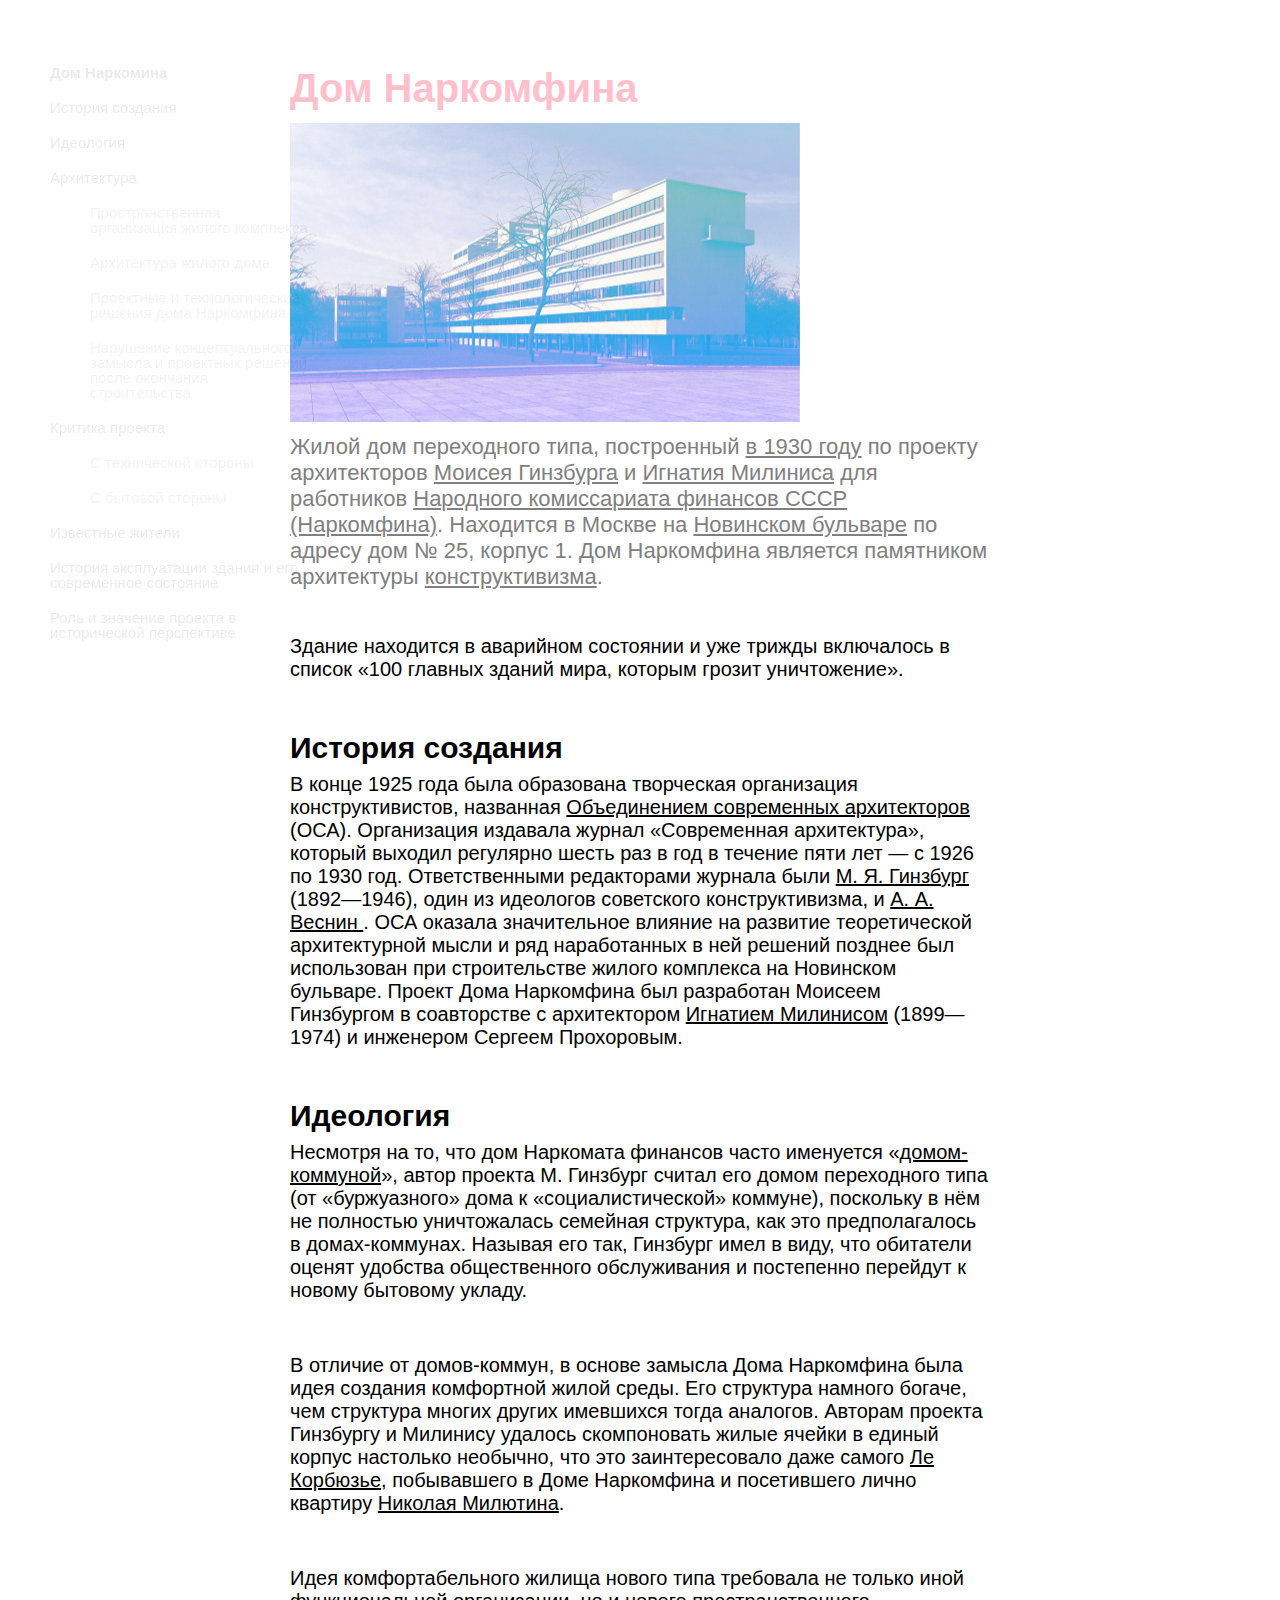
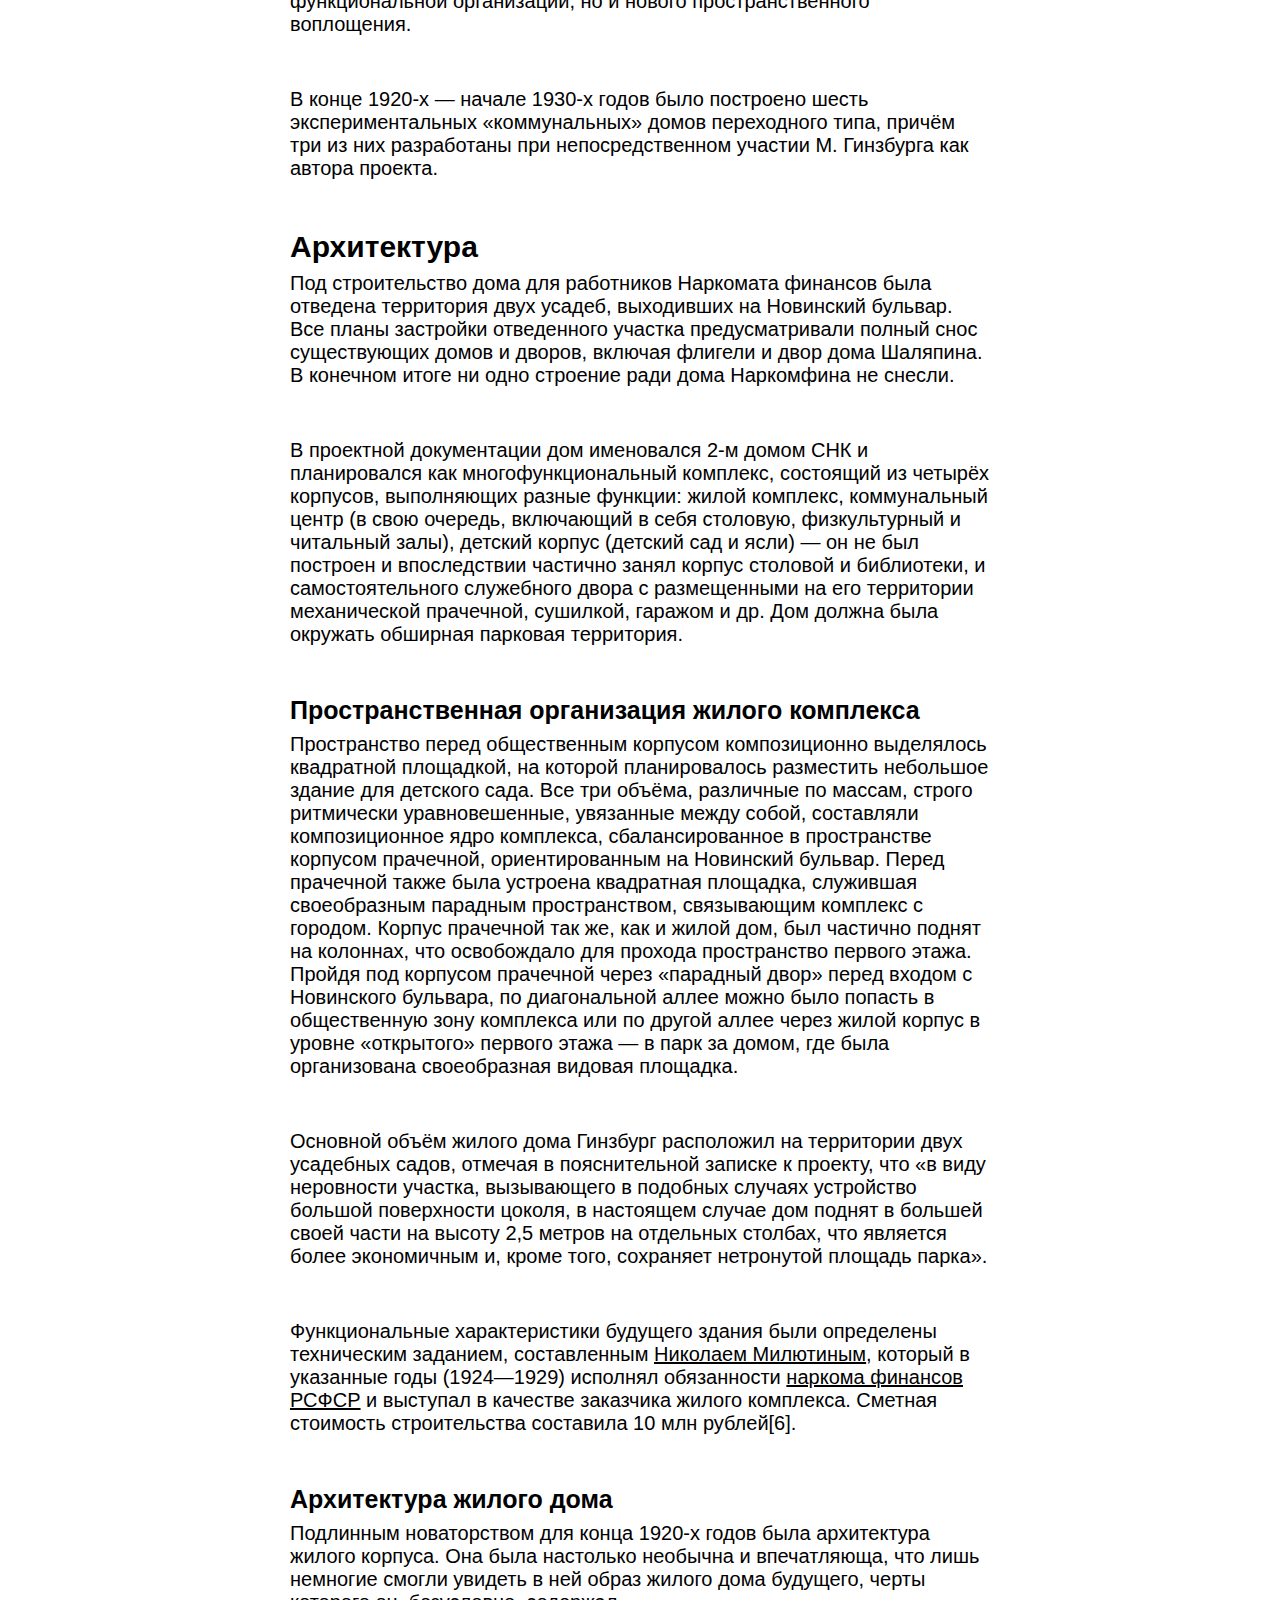
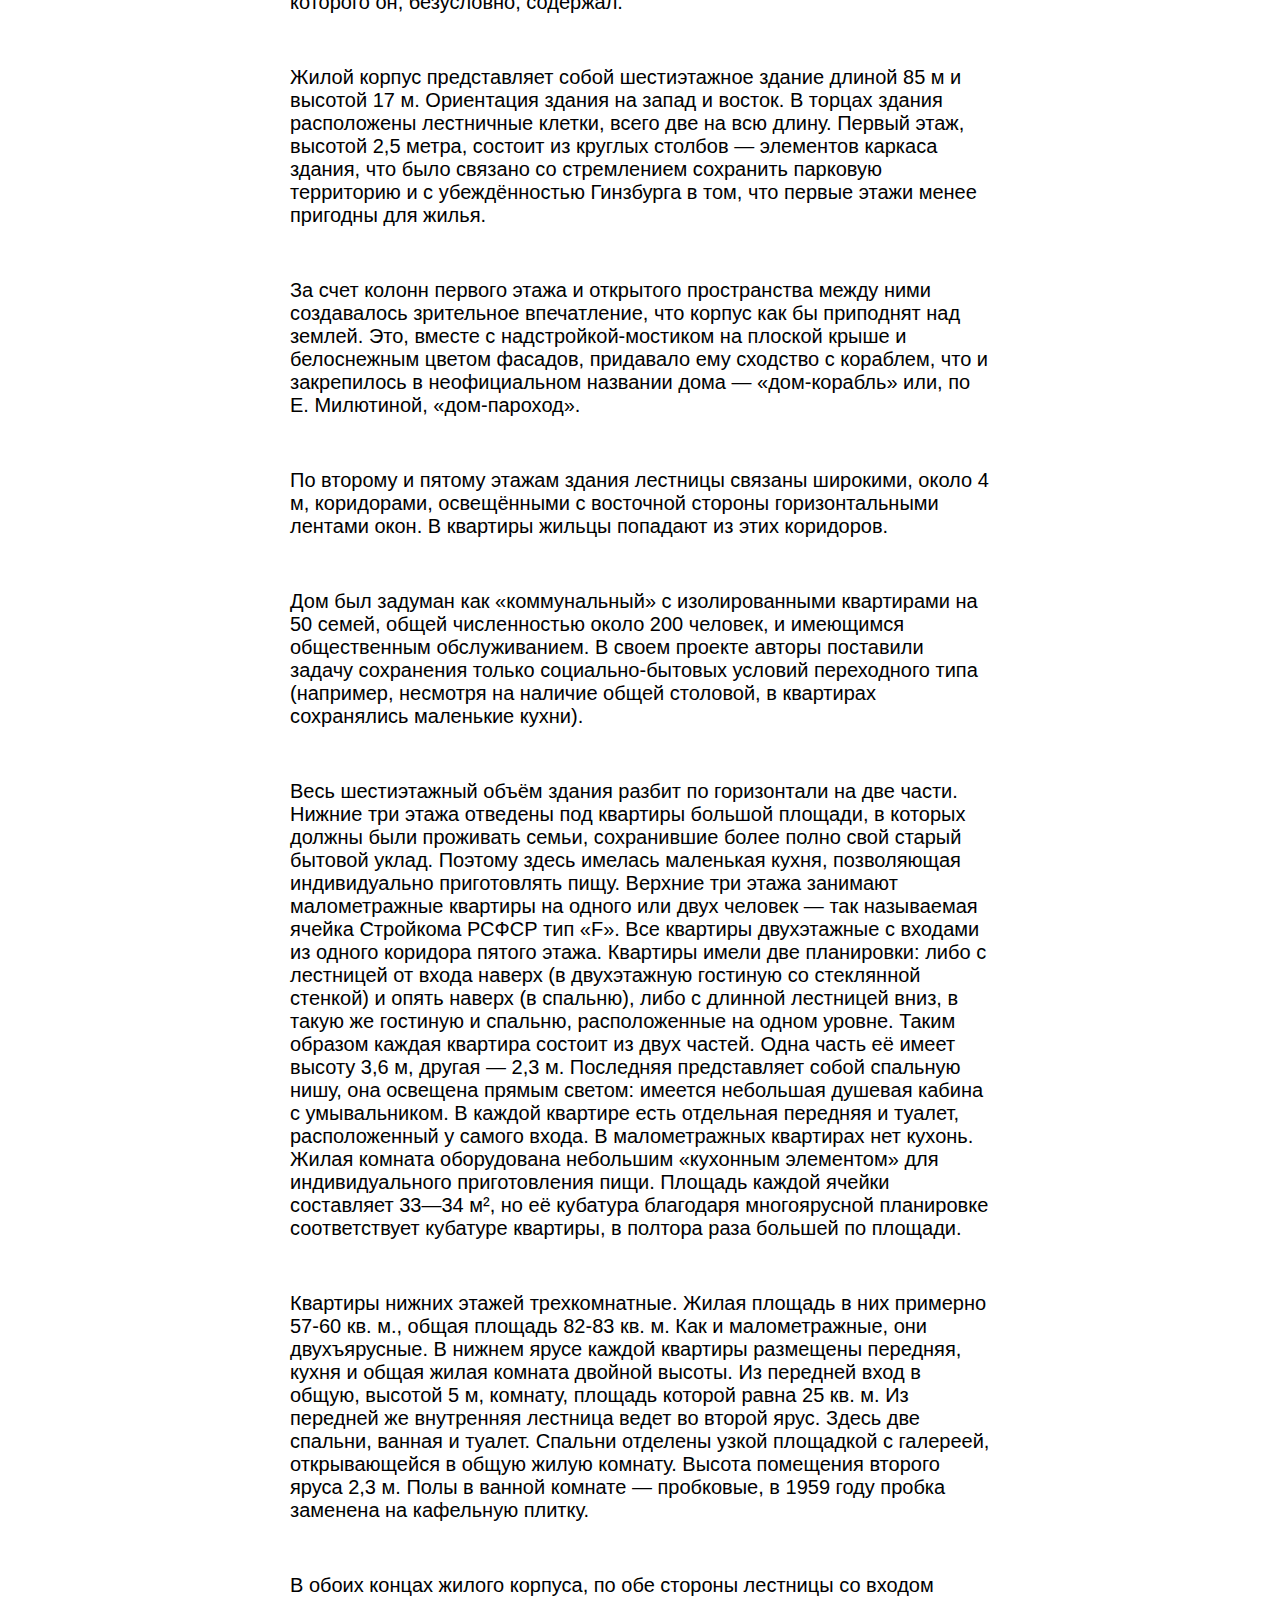
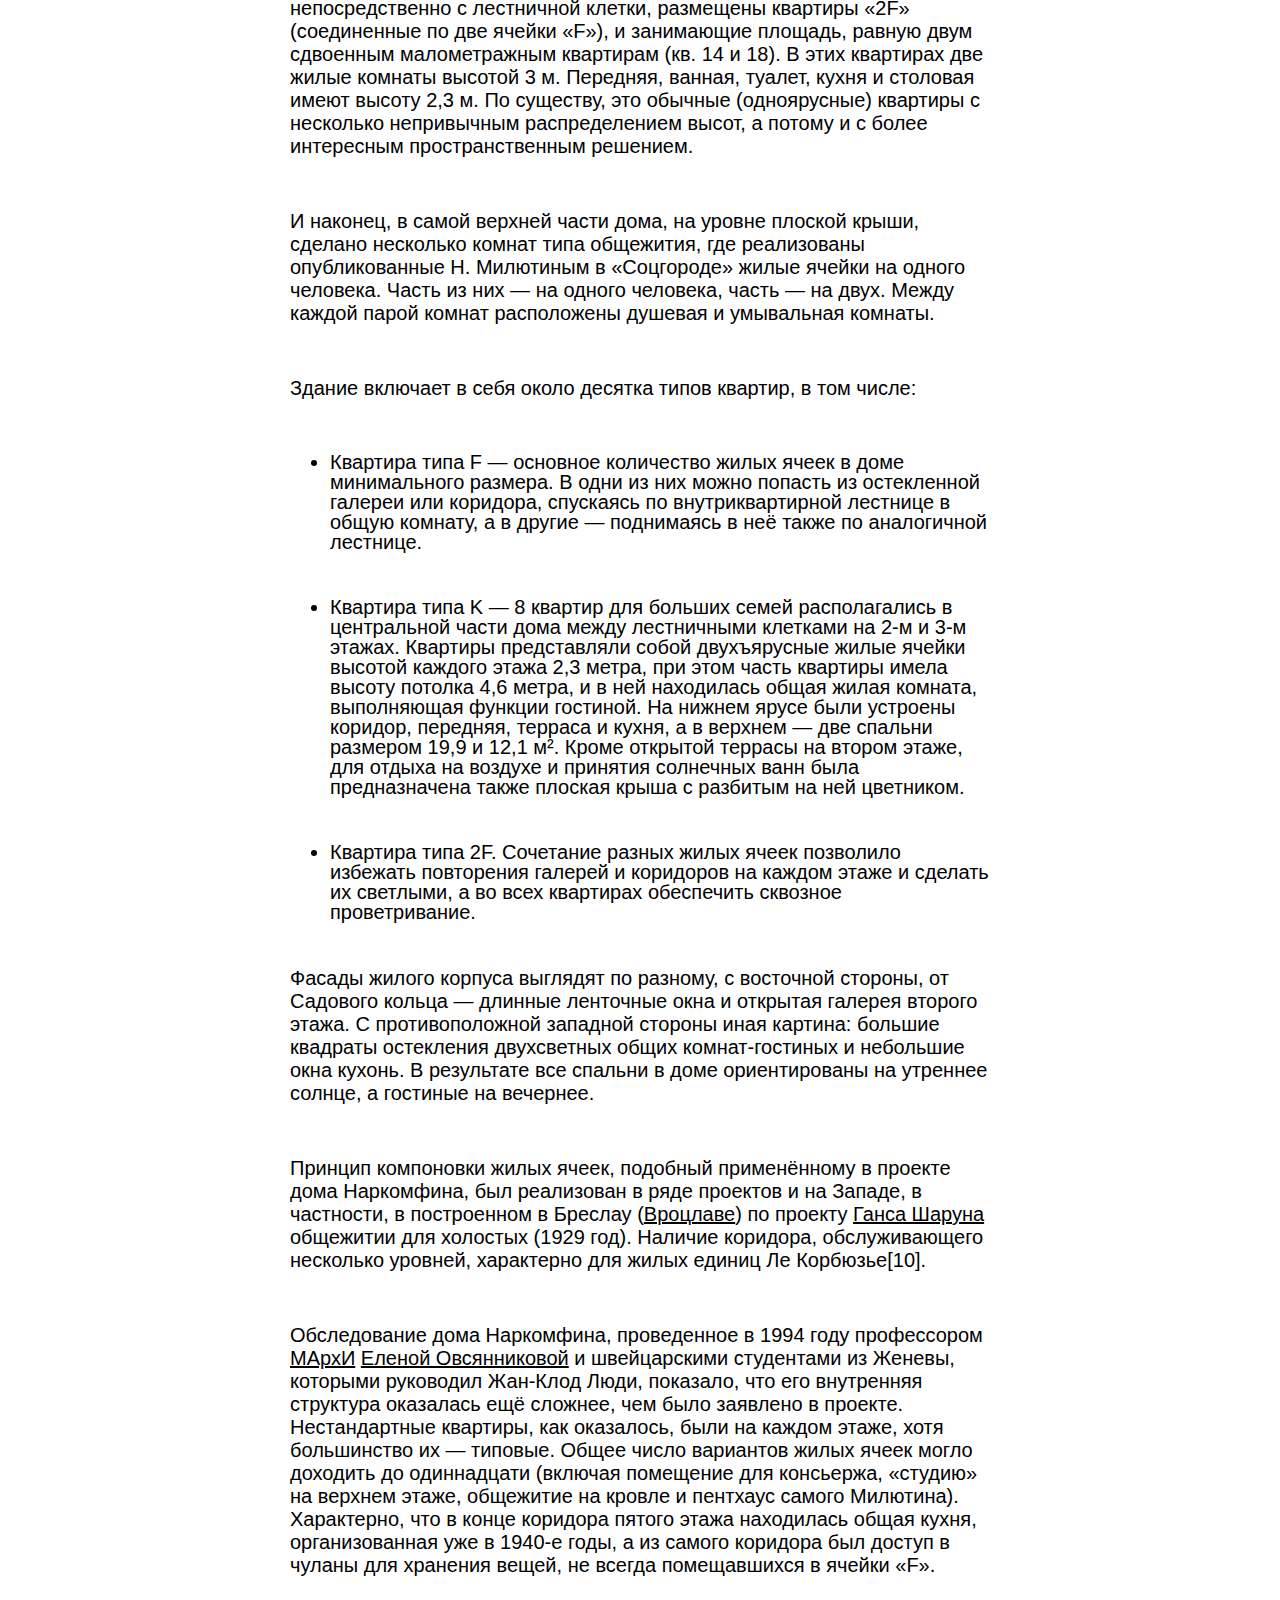
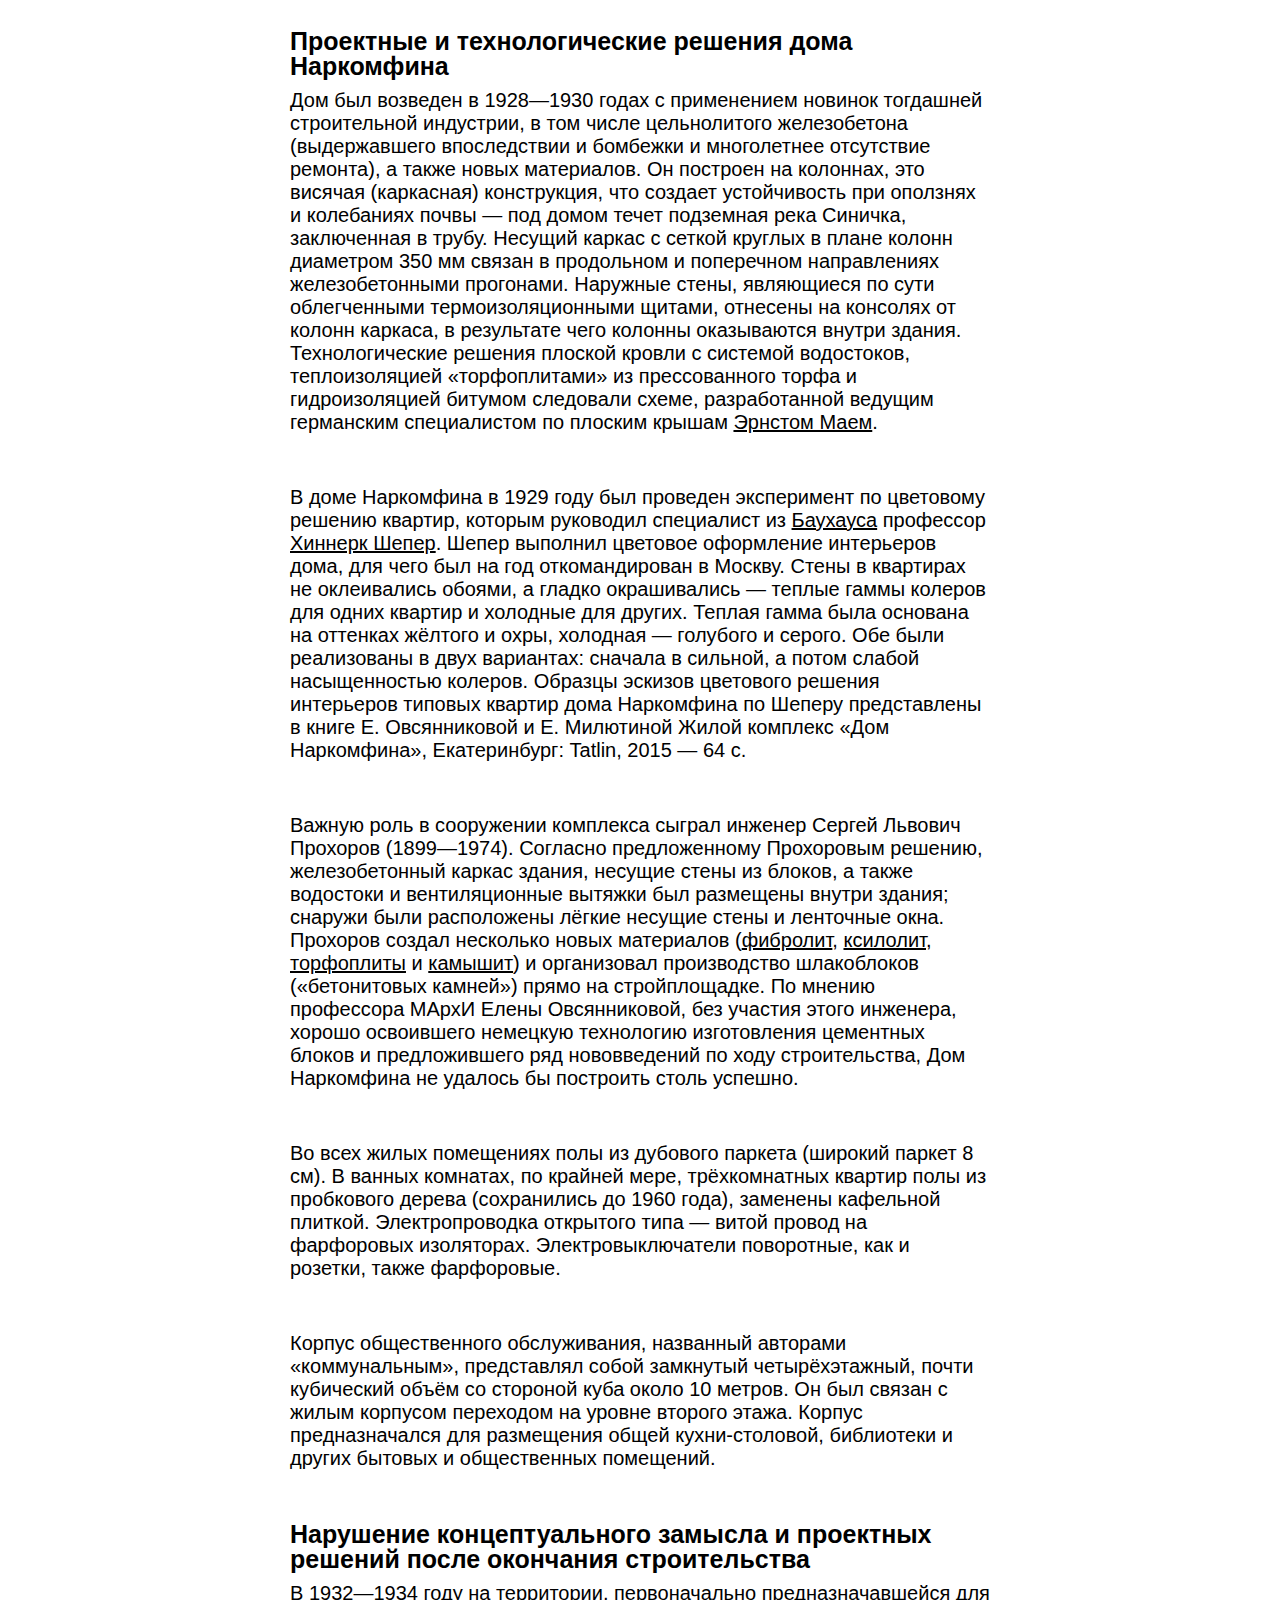
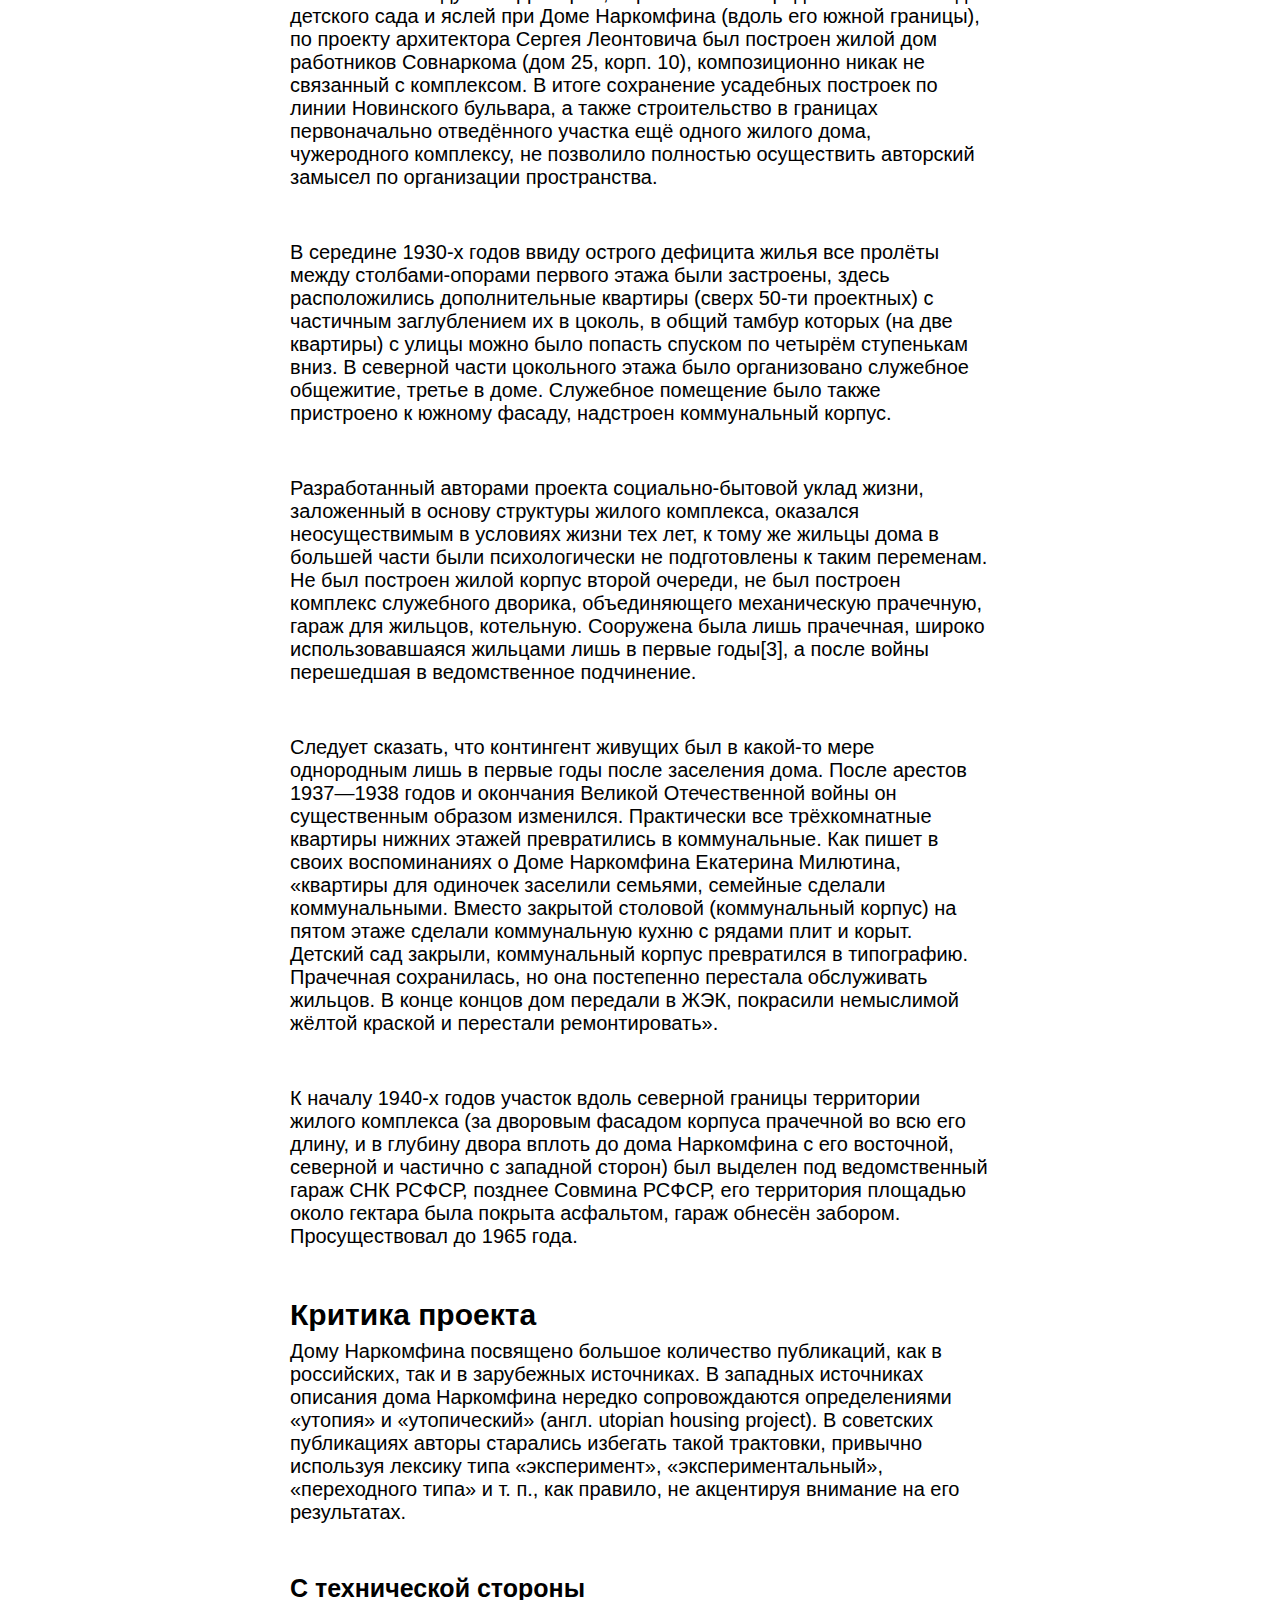
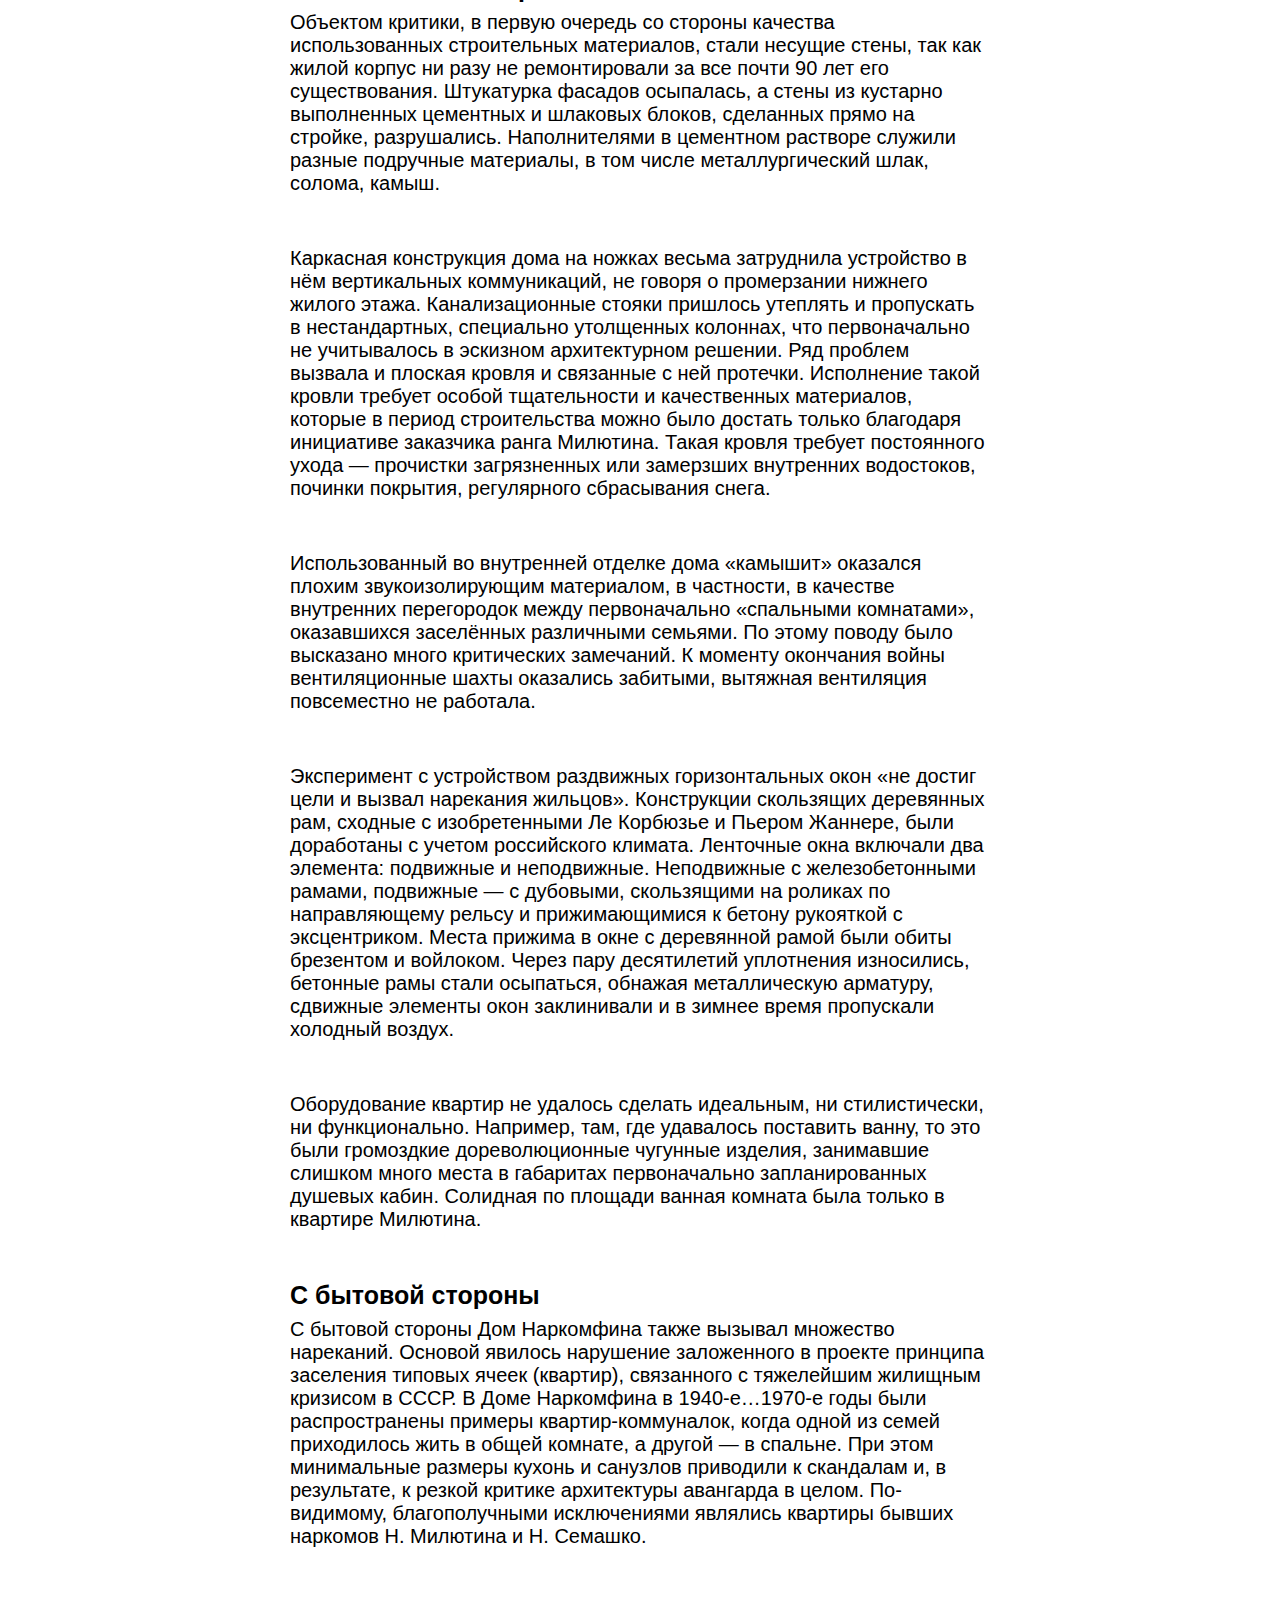
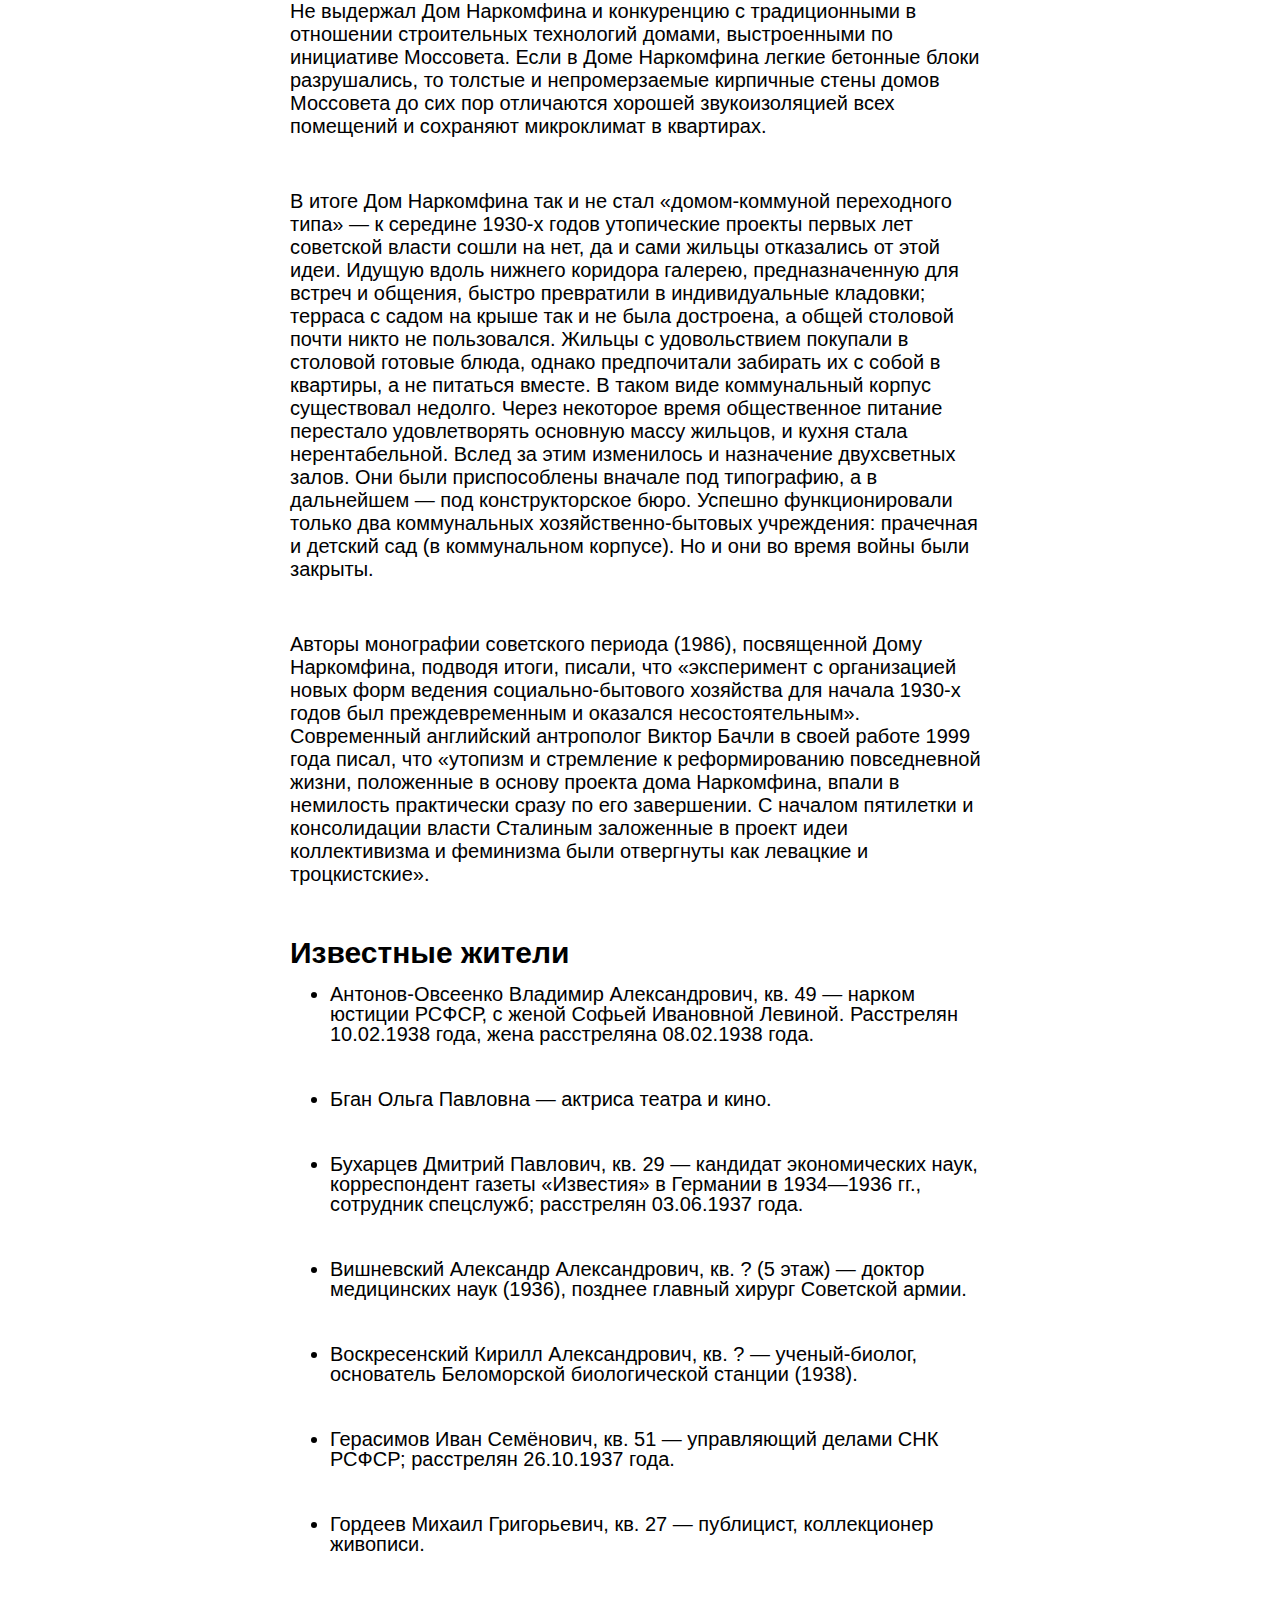
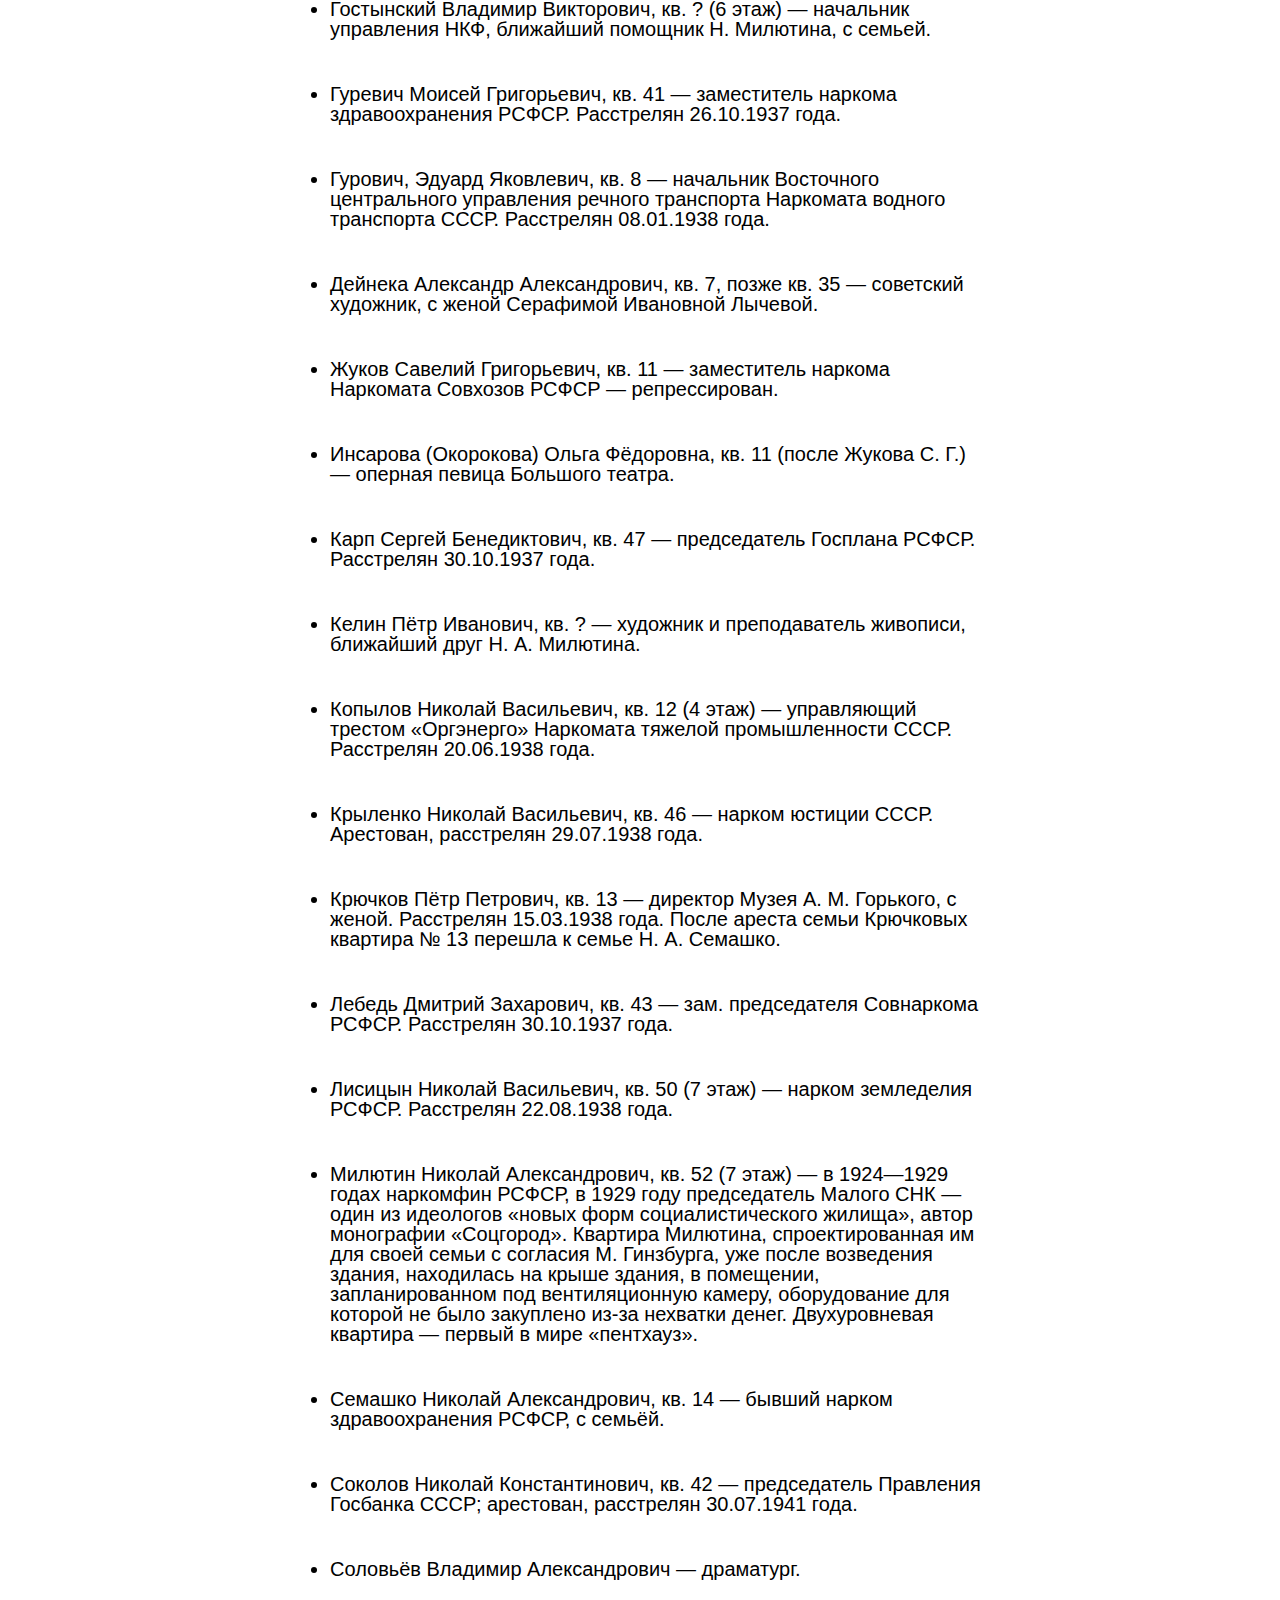
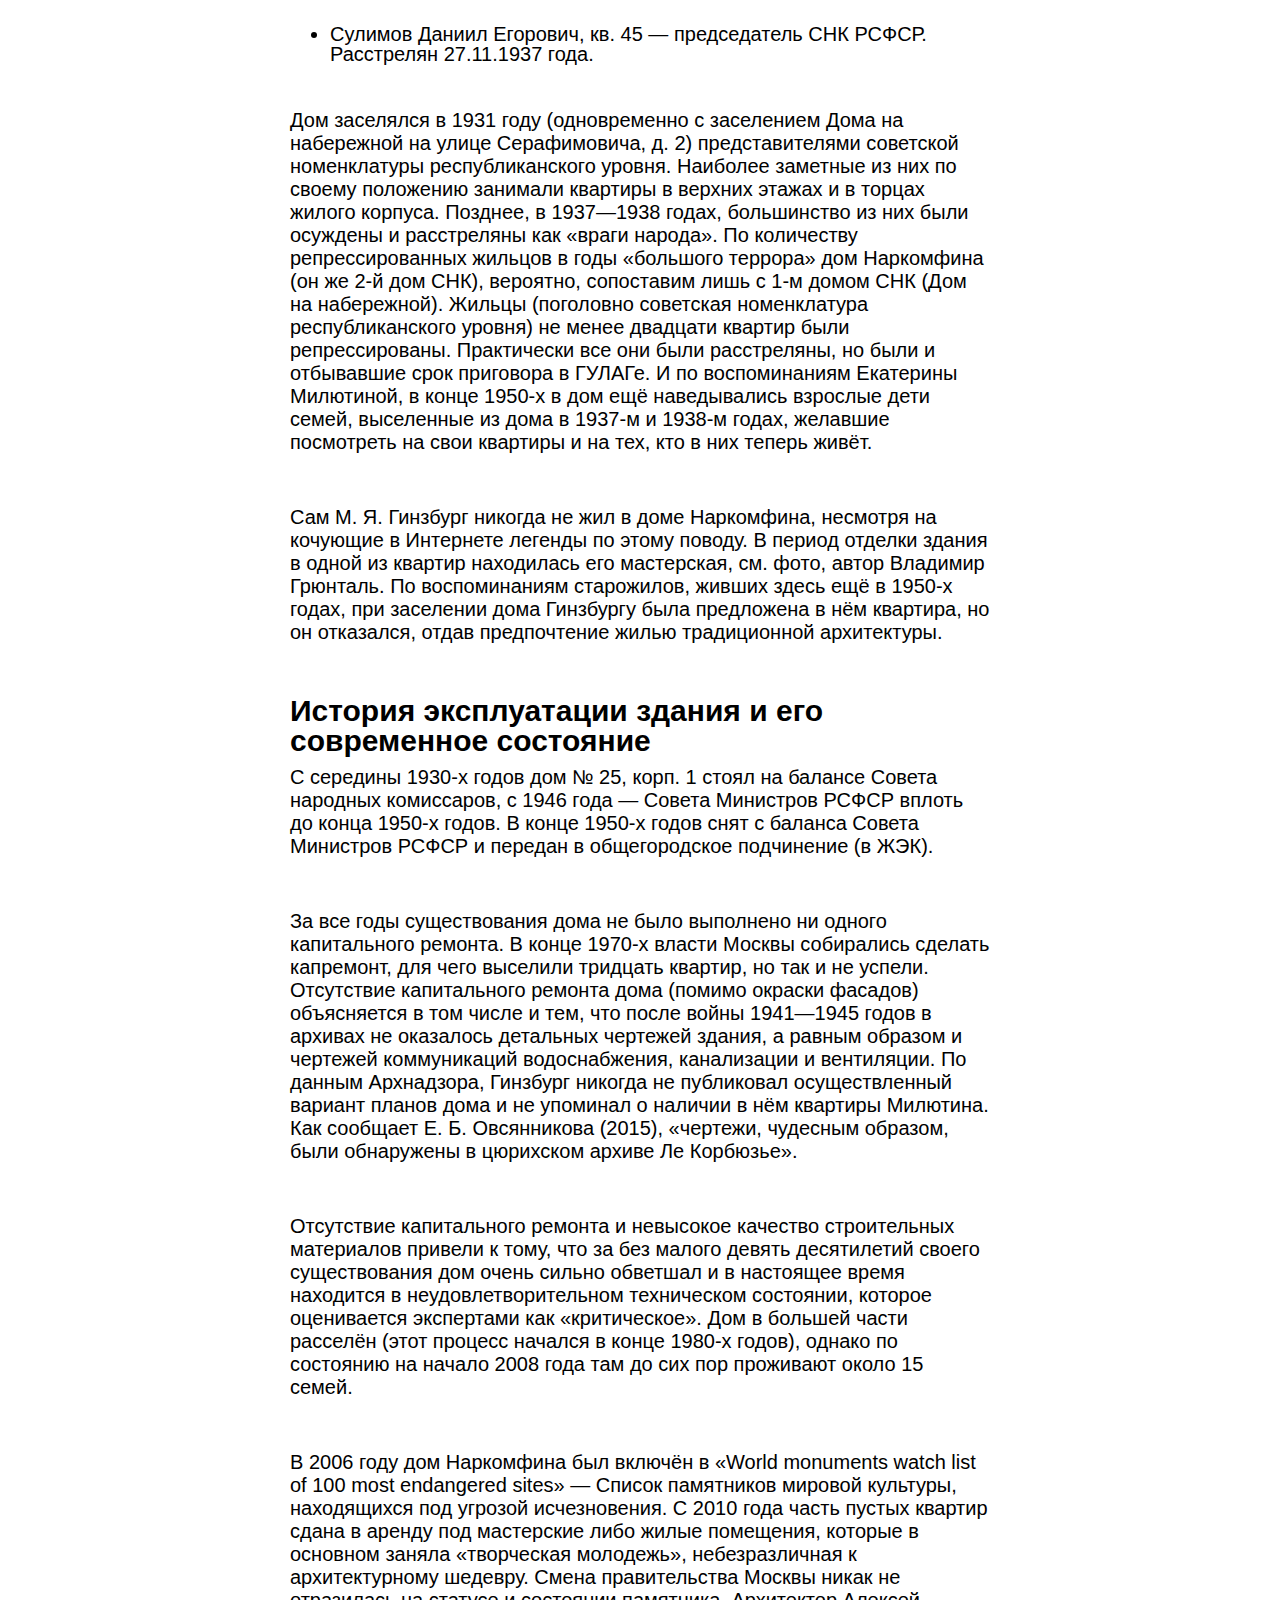
<file: Dom_narkomfina.html>
<!DOCTYPE html>
<html>
  <head>
    <meta charset="utf-8">
    <title>Дом Наркомфина</title>
    <link rel="stylesheet" href="stylesheets/style.css">
    </head>
<body>
<nav class="sidebar">
  <ul>
    <li>
      <a href="#s1">Дом Наркомина</a>
    </li>
    <li>
      <a href="#s2">История создания</a>
    </li>
    <li>
      <a href="#s3">Идеология</a>
    </li>
    <li>
      <a href="#s4">Архитектура</a>
    <ul>
      <li>
        <a href="#s4s1">Пространственная организация жилого комплекса</a>
      </li>
      <li>
        <a href="#s4s2">Архитектура жилого дома</a>
      </li>
      <li>
        <a href="#s4s3">Проектные и технологические решения дома Наркомфина</a>
      </li>
      <li>
        <a href="#s4s4">Нарушение концептуального замысла и проектных решений после окончания строительства</a>
      </li>
    </ul>
  </li>
    <li>
      <a href="#s5">Критика проекта</a>
    <ul>
      <li>
        <a href="#s5s1">С технической стороны</a>
      </li>
      <li>
        <a href="#s5s2">С бытовой стороны</a>
      </li>
    </ul>
  </li>
    <li>
      <a href="#s6">Известные жители</a>
    </li>
    <li>
      <a href="#s7">История эксплуатации здания и его современное состояние</a>
    </li>
    <li>
      <a href="#s8">Роль и значение проекта в исторической перспективе</a>
</li>
  </ul>
</nav>

<article>
<h1 id="s1">Дом Наркомфина</h1>

<img src="images/narkomfin.jpg" width="510" height="299,5" alt="Дом Наркомфина">

  <p>Жилой дом переходного типа, построенный <a href="https://ru.wikipedia.org/wiki/1930_%D0%B3%D0%BE%D0%B4">в 1930 году</a> по проекту архитекторов <a href="https://ru.wikipedia.org/wiki/%D0%93%D0%B8%D0%BD%D0%B7%D0%B1%D1%83%D1%80%D0%B3,_%D0%9C%D0%BE%D0%B8%D1%81%D0%B5%D0%B9_%D0%AF%D0%BA%D0%BE%D0%B2%D0%BB%D0%B5%D0%B2%D0%B8%D1%87">Моисея Гинзбурга</a> и <a href="https://ru.wikipedia.org/wiki/%D0%9C%D0%B8%D0%BB%D0%B8%D0%BD%D0%B8%D1%81,_%D0%98%D0%B3%D0%BD%D0%B0%D1%82%D0%B8%D0%B9_%D0%A4%D1%80%D0%B0%D0%BD%D1%86%D0%B5%D0%B2%D0%B8%D1%87">Игнатия Милиниса</a> для работников <a href="https://ru.wikipedia.org/wiki/%D0%9D%D0%B0%D1%80%D0%BE%D0%B4%D0%BD%D1%8B%D0%B9_%D0%BA%D0%BE%D0%BC%D0%B8%D1%81%D1%81%D0%B0%D1%80%D0%B8%D0%B0%D1%82_%D1%84%D0%B8%D0%BD%D0%B0%D0%BD%D1%81%D0%BE%D0%B2_%D0%A1%D0%A1%D0%A1%D0%A0">Народного комиссариата финансов СССР (Наркомфина)</a>. Находится в Москве на
  <a href="https://ru.wikipedia.org/wiki/%D0%9D%D0%BE%D0%B2%D0%B8%D0%BD%D1%81%D0%BA%D0%B8%D0%B9_%D0%B1%D1%83%D0%BB%D1%8C%D0%B2%D0%B0%D1%80">Новинском бульваре</a> по адресу дом № 25, корпус 1. Дом Наркомфина является памятником архитектуры <a href="https://ru.wikipedia.org/wiki/%D0%9A%D0%BE%D0%BD%D1%81%D1%82%D1%80%D1%83%D0%BA%D1%82%D0%B8%D0%B2%D0%B8%D0%B7%D0%BC_(%D0%B8%D1%81%D0%BA%D1%83%D1%81%D1%81%D1%82%D0%B2%D0%BE)">конструктивизма</a>.</p>
  <p>Здание находится в аварийном состоянии и уже трижды включалось в список «100 главных зданий мира, которым грозит уничтожение».</p>

  <h2 id="s2">История создания</h2>
    <p>В конце 1925 года была образована творческая организация конструктивистов, названная <a href="https://ru.wikipedia.org/wiki/%D0%9E%D0%B1%D1%8A%D0%B5%D0%B4%D0%B8%D0%BD%D0%B5%D0%BD%D0%B8%D0%B5_%D1%81%D0%BE%D0%B2%D1%80%D0%B5%D0%BC%D0%B5%D0%BD%D0%BD%D1%8B%D1%85_%D0%B0%D1%80%D1%85%D0%B8%D1%82%D0%B5%D0%BA%D1%82%D0%BE%D1%80%D0%BE%D0%B2">Объединением современных архитекторов</a> (ОСА). Организация издавала журнал «Современная архитектура», который выходил регулярно шесть раз в год в течение пяти лет — с 1926 по 1930 год. Ответственными редакторами журнала были <a href="https://ru.wikipedia.org/wiki/%D0%93%D0%B8%D0%BD%D0%B7%D0%B1%D1%83%D1%80%D0%B3,_%D0%9C%D0%BE%D0%B8%D1%81%D0%B5%D0%B9_%D0%AF%D0%BA%D0%BE%D0%B2%D0%BB%D0%B5%D0%B2%D0%B8%D1%87">М. Я. Гинзбург</a> (1892—1946), один из идеологов советского конструктивизма, и <a href="https://ru.wikipedia.org/wiki/%D0%92%D0%B5%D1%81%D0%BD%D0%B8%D0%BD,_%D0%90%D0%BB%D0%B5%D0%BA%D1%81%D0%B0%D0%BD%D0%B4%D1%80_%D0%90%D0%BB%D0%B5%D0%BA%D1%81%D0%B0%D0%BD%D0%B4%D1%80%D0%BE%D0%B2%D0%B8%D1%87">А. А. Веснин
    </a>. ОСА оказала значительное влияние на развитие теоретической архитектурной мысли и ряд наработанных в ней решений позднее был использован при строительстве жилого комплекса на Новинском бульваре. Проект Дома Наркомфина был разработан Моисеем Гинзбургом в соавторстве с архитектором <a href="https://ru.wikipedia.org/wiki/%D0%9C%D0%B8%D0%BB%D0%B8%D0%BD%D0%B8%D1%81,_%D0%98%D0%B3%D0%BD%D0%B0%D1%82%D0%B8%D0%B9_%D0%A4%D1%80%D0%B0%D0%BD%D1%86%D0%B5%D0%B2%D0%B8%D1%87">Игнатием Милинисом</a> (1899—1974) и инженером Сергеем Прохоровым.</p>

  <h2 id="s3">Идеология</h2>
  <p>Несмотря на то, что дом Наркомата финансов часто именуется «<a href="https://ru.wikipedia.org/wiki/%D0%94%D0%BE%D0%BC-%D0%BA%D0%BE%D0%BC%D0%BC%D1%83%D0%BD%D0%B0">домом-коммуной</a>», автор проекта М. Гинзбург считал его домом переходного типа (от «буржуазного» дома к «социалистической» коммуне), поскольку в нём не полностью уничтожалась семейная структура, как это предполагалось в домах-коммунах. Называя его так, Гинзбург имел в виду, что обитатели оценят удобства общественного обслуживания и постепенно перейдут к новому бытовому укладу.</p>
  <p>В отличие от домов-коммун, в основе замысла Дома Наркомфина была идея создания комфортной жилой среды. Его структура намного богаче, чем структура многих других имевшихся тогда аналогов. Авторам проекта Гинзбургу и Милинису удалось скомпоновать жилые ячейки в единый корпус настолько необычно, что это заинтересовало даже самого <a href="https://ru.wikipedia.org/wiki/%D0%9B%D0%B5_%D0%9A%D0%BE%D1%80%D0%B1%D1%8E%D0%B7%D1%8C%D0%B5">Ле Корбюзье</a>, побывавшего в Доме Наркомфина и посетившего лично квартиру <a href="https://ru.wikipedia.org/wiki/%D0%9C%D0%B8%D0%BB%D1%8E%D1%82%D0%B8%D0%BD,_%D0%9D%D0%B8%D0%BA%D0%BE%D0%BB%D0%B0%D0%B9_%D0%90%D0%BB%D0%B5%D0%BA%D1%81%D0%B0%D0%BD%D0%B4%D1%80%D0%BE%D0%B2%D0%B8%D1%87">Николая Милютина</a>.</p>
  <p>Идея комфортабельного жилища нового типа требовала не только иной функциональной организации, но и нового пространственного воплощения.</p>
  <p>В конце 1920-х — начале 1930-х годов было построено шесть экспериментальных «коммунальных» домов переходного типа, причём три из них разработаны при непосредственном участии М. Гинзбурга как автора проекта.</p>

  <h2 id="s4">Архитектура</h2>
  <p>Под строительство дома для работников Наркомата финансов была отведена территория двух усадеб, выходивших на Новинский бульвар. Все планы застройки отведенного участка предусматривали полный снос существующих домов и дворов, включая флигели и двор дома Шаляпина. В конечном итоге ни одно строение ради дома Наркомфина не снесли.</p>
  <p>В проектной документации дом именовался 2-м домом СНК и планировался как многофункциональный комплекс, состоящий из четырёх корпусов, выполняющих разные функции: жилой комплекс, коммунальный центр (в свою очередь, включающий в себя столовую, физкультурный и читальный залы), детский корпус (детский сад и ясли) — он не был построен и впоследствии частично занял корпус столовой и библиотеки, и самостоятельного служебного двора с размещенными на его территории механической прачечной, сушилкой, гаражом и др. Дом должна была окружать обширная парковая территория.</p>

  <h3 id="s4s1">Пространственная организация жилого комплекса</h3>
  <p>Пространство перед общественным корпусом композиционно выделялось квадратной площадкой, на которой планировалось разместить небольшое здание для детского сада. Все три объёма, различные по массам, строго ритмически уравновешенные, увязанные между собой, составляли композиционное ядро комплекса, сбалансированное в пространстве корпусом прачечной, ориентированным на Новинский бульвар. Перед прачечной также была устроена квадратная площадка, служившая своеобразным парадным пространством, связывающим комплекс с городом. Корпус прачечной так же, как и жилой дом, был частично поднят на колоннах, что освобождало для прохода пространство первого этажа. Пройдя под корпусом прачечной через «парадный двор» перед входом с Новинского бульвара, по диагональной аллее можно было попасть в общественную зону комплекса или по другой аллее через жилой корпус в уровне «открытого» первого этажа — в парк за домом, где была организована своеобразная видовая площадка.</p>
  <p>Основной объём жилого дома Гинзбург расположил на территории двух усадебных садов, отмечая в пояснительной записке к проекту, что «в виду неровности участка, вызывающего в подобных случаях устройство большой поверхности цоколя, в настоящем случае дом поднят в большей своей части на высоту 2,5 метров на отдельных столбах, что является более экономичным и, кроме того, сохраняет нетронутой площадь парка».</p>
  <p>Функциональные характеристики будущего здания были определены техническим заданием, составленным <a href="https://ru.wikipedia.org/wiki/%D0%9C%D0%B8%D0%BB%D1%8E%D1%82%D0%B8%D0%BD,_%D0%9D%D0%B8%D0%BA%D0%BE%D0%BB%D0%B0%D0%B9_%D0%90%D0%BB%D0%B5%D0%BA%D1%81%D0%B0%D0%BD%D0%B4%D1%80%D0%BE%D0%B2%D0%B8%D1%87">Николаем Милютиным</a>, который в указанные годы (1924—1929) исполнял обязанности <a href="https://ru.wikipedia.org/wiki/%D0%9D%D0%B0%D1%80%D0%BE%D0%B4%D0%BD%D1%8B%D0%B9_%D0%BA%D0%BE%D0%BC%D0%B8%D1%81%D1%81%D0%B0%D1%80%D0%B8%D0%B0%D1%82_%D1%84%D0%B8%D0%BD%D0%B0%D0%BD%D1%81%D0%BE%D0%B2_%D0%A0%D0%A1%D0%A4%D0%A1%D0%A0">наркома финансов РСФСР</a> и выступал в качестве заказчика жилого комплекса. Сметная стоимость строительства составила 10 млн рублей[6].</p>

  <h3 id="s4s2">Архитектура жилого дома</h3>
  <p>Подлинным новаторством для конца 1920-х годов была архитектура жилого корпуса. Она была настолько необычна и впечатляюща, что лишь немногие смогли увидеть в ней образ жилого дома будущего, черты которого он, безусловно, содержал.</p>
  <p>Жилой корпус представляет собой шестиэтажное здание длиной 85 м и высотой 17 м. Ориентация здания на запад и восток. В торцах здания расположены лестничные клетки, всего две на всю длину. Первый этаж, высотой 2,5 метра, состоит из круглых столбов — элементов каркаса здания, что было связано со стремлением сохранить парковую территорию и с убеждённостью Гинзбурга в том, что первые этажи менее пригодны для жилья.</p>
  <p>За счет колонн первого этажа и открытого пространства между ними создавалось зрительное впечатление, что корпус как бы приподнят над землей. Это, вместе с надстройкой-мостиком на плоской крыше и белоснежным цветом фасадов, придавало ему сходство с кораблем, что и закрепилось в неофициальном названии дома — «дом-корабль» или, по Е. Милютиной, «дом-пароход».</p>
  <p>По второму и пятому этажам здания лестницы связаны широкими, около 4 м, коридорами, освещёнными с восточной стороны горизонтальными лентами окон. В квартиры жильцы попадают из этих коридоров.</p>
  <p>Дом был задуман как «коммунальный» с изолированными квартирами на 50 семей, общей численностью около 200 человек, и имеющимся общественным обслуживанием. В своем проекте авторы поставили задачу сохранения только социально-бытовых условий переходного типа (например, несмотря на наличие общей столовой, в квартирах сохранялись маленькие кухни).</p>
  <p>Весь шестиэтажный объём здания разбит по горизонтали на две части. Нижние три этажа отведены под квартиры большой площади, в которых должны были проживать семьи, сохранившие более полно свой старый бытовой уклад. Поэтому здесь имелась маленькая кухня, позволяющая индивидуально приготовлять пищу. Верхние три этажа занимают малометражные квартиры на одного или двух человек — так называемая ячейка Стройкома РСФСР тип «F». Все квартиры двухэтажные с входами из одного коридора пятого этажа. Квартиры имели две планировки: либо с лестницей от входа наверх (в двухэтажную гостиную со стеклянной стенкой) и опять наверх (в спальню), либо с длинной лестницей вниз, в такую же гостиную и спальню, расположенные на одном уровне. Таким образом каждая квартира состоит из двух частей. Одна часть её имеет высоту 3,6 м, другая — 2,3 м. Последняя представляет собой спальную нишу, она освещена прямым светом: имеется небольшая душевая кабина с умывальником. В каждой квартире есть отдельная передняя и туалет, расположенный у самого входа. В малометражных квартирах нет кухонь. Жилая комната оборудована небольшим «кухонным элементом» для индивидуального приготовления пищи. Площадь каждой ячейки составляет 33—34 м², но её кубатура благодаря многоярусной планировке соответствует кубатуре квартиры, в полтора раза большей по площади.</p>
  <p>Квартиры нижних этажей трехкомнатные. Жилая площадь в них примерно 57-60 кв. м., общая площадь 82-83 кв. м. Как и малометражные, они двухъярусные. В нижнем ярусе каждой квартиры размещены передняя, кухня и общая жилая комната двойной высоты. Из передней вход в общую, высотой 5 м, комнату, площадь которой равна 25 кв. м. Из передней же внутренняя лестница ведет во второй ярус. Здесь две спальни, ванная и туалет. Спальни отделены узкой площадкой с галереей, открывающейся в общую жилую комнату. Высота помещения второго яруса 2,3 м. Полы в ванной комнате — пробковые, в 1959 году пробка заменена на кафельную плитку.</p>
  <p>В обоих концах жилого корпуса, по обе стороны лестницы со входом непосредственно с лестничной клетки, размещены квартиры «2F» (соединенные по две ячейки «F»), и занимающие площадь, равную двум сдвоенным малометражным квартирам (кв. 14 и 18). В этих квартирах две жилые комнаты высотой 3 м. Передняя, ванная, туалет, кухня и столовая имеют высоту 2,3 м. По существу, это обычные (одноярусные) квартиры с несколько непривычным распределением высот, а потому и с более интересным пространственным решением.</p>
  <p>И наконец, в самой верхней части дома, на уровне плоской крыши, сделано несколько комнат типа общежития, где реализованы опубликованные Н. Милютиным в «Соцгороде» жилые ячейки на одного человека. Часть из них — на одного человека, часть — на двух. Между каждой парой комнат расположены душевая и умывальная комнаты.</p>
  <p>Здание включает в себя около десятка типов квартир, в том числе:</p>

<ul>
  <li>Квартира типа F — основное количество жилых ячеек в доме минимального размера. В одни из них можно попасть из остекленной галереи или коридора, спускаясь по внутриквартирной лестнице в общую комнату, а в другие — поднимаясь в неё также по аналогичной лестнице.</li>
  <li>Квартира типа K — 8 квартир для больших семей располагались в центральной части дома между лестничными клетками на 2-м и 3-м этажах. Квартиры представляли собой двухъярусные жилые ячейки высотой каждого этажа 2,3 метра, при этом часть квартиры имела высоту потолка 4,6 метра, и в ней находилась общая жилая комната, выполняющая функции гостиной. На нижнем ярусе были устроены коридор, передняя, терраса и кухня, а в верхнем — две спальни размером 19,9 и 12,1 м². Кроме открытой террасы на втором этаже, для отдыха на воздухе и принятия солнечных ванн была предназначена также плоская крыша с разбитым на ней цветником.</li>
  <li>Квартира типа 2F. Сочетание разных жилых ячеек позволило избежать повторения галерей и коридоров на каждом этаже и сделать их светлыми, а во всех квартирах обеспечить сквозное проветривание.</li>
</ul>

  <p>Фасады жилого корпуса выглядят по разному, с восточной стороны, от Садового кольца — длинные ленточные окна и открытая галерея второго этажа. С противоположной западной стороны иная картина: большие квадраты остекления двухсветных общих комнат-гостиных и небольшие окна кухонь. В результате все спальни в доме ориентированы на утреннее солнце, а гостиные на вечернее.</p>
  <p>Принцип компоновки жилых ячеек, подобный применённому в проекте дома Наркомфина, был реализован в ряде проектов и на Западе, в частности, в построенном в Бреслау (<a href="https://ru.wikipedia.org/wiki/%D0%92%D1%80%D0%BE%D1%86%D0%BB%D0%B0%D0%B2">Вроцлаве</a>) по проекту <a href="https://ru.wikipedia.org/wiki/%D0%A8%D0%B0%D1%80%D1%83%D0%BD,_%D0%93%D0%B0%D0%BD%D1%81_%D0%91%D0%B5%D1%80%D0%BD%D1%85%D0%B0%D1%80%D0%B4">Ганса Шаруна</a> общежитии для холостых (1929 год). Наличие коридора, обслуживающего несколько уровней, характерно для жилых единиц Ле Корбюзье[10].</p>
  <p>Обследование дома Наркомфина, проведенное в 1994 году профессором <a href="https://ru.wikipedia.org/wiki/%D0%9C%D0%BE%D1%81%D0%BA%D0%BE%D0%B2%D1%81%D0%BA%D0%B8%D0%B9_%D0%B0%D1%80%D1%85%D0%B8%D1%82%D0%B5%D0%BA%D1%82%D1%83%D1%80%D0%BD%D1%8B%D0%B9_%D0%B8%D0%BD%D1%81%D1%82%D0%B8%D1%82%D1%83%D1%82_(%D0%B3%D0%BE%D1%81%D1%83%D0%B4%D0%B0%D1%80%D1%81%D1%82%D0%B2%D0%B5%D0%BD%D0%BD%D0%B0%D1%8F_%D0%B0%D0%BA%D0%B0%D0%B4%D0%B5%D0%BC%D0%B8%D1%8F)">МАрхИ</a> <a href="https://ru.wikipedia.org/wiki/%D0%9E%D0%B2%D1%81%D1%8F%D0%BD%D0%BD%D0%B8%D0%BA%D0%BE%D0%B2%D0%B0,_%D0%95%D0%BB%D0%B5%D0%BD%D0%B0_%D0%91%D0%BE%D1%80%D0%B8%D1%81%D0%BE%D0%B2%D0%BD%D0%B0">Еленой Овсянниковой</a> и швейцарскими студентами из Женевы, которыми руководил Жан-Клод Люди, показало, что его внутренняя структура оказалась ещё сложнее, чем было заявлено в проекте. Нестандартные квартиры, как оказалось, были на каждом этаже, хотя большинство их — типовые. Общее число вариантов жилых ячеек могло доходить до одиннадцати (включая помещение для консьержа, «студию» на верхнем этаже, общежитие на кровле и пентхаус самого Милютина). Характерно, что в конце коридора пятого этажа находилась общая кухня, организованная уже в 1940-е годы, а из самого коридора был доступ в чуланы для хранения вещей, не всегда помещавшихся в ячейки «F».</p>

  <h3 id="s4s3">Проектные и технологические решения дома Наркомфина</h3>
  <p>Дом был возведен в 1928—1930 годах с применением новинок тогдашней строительной индустрии, в том числе цельнолитого железобетона (выдержавшего впоследствии и бомбежки и многолетнее отсутствие ремонта), а также новых материалов. Он построен на колоннах, это висячая (каркасная) конструкция, что создает устойчивость при оползнях и колебаниях почвы — под домом течет подземная река Синичка, заключенная в трубу. Несущий каркас с сеткой круглых в плане колонн диаметром 350 мм связан в продольном и поперечном направлениях железобетонными прогонами. Наружные стены, являющиеся по сути облегченными термоизоляционными щитами, отнесены на консолях от колонн каркаса, в результате чего колонны оказываются внутри здания. Технологические решения плоской кровли с системой водостоков, теплоизоляцией «торфоплитами» из прессованного торфа и гидроизоляцией битумом следовали схеме, разработанной ведущим германским специалистом по плоским крышам <a href="https://ru.wikipedia.org/wiki/%D0%9C%D0%B0%D0%B9,_%D0%AD%D1%80%D0%BD%D1%81%D1%82">Эрнстом Маем</a>.</p>
  <p>В доме Наркомфина в 1929 году был проведен эксперимент по цветовому решению квартир, которым руководил специалист из <a href="https://ru.wikipedia.org/wiki/%D0%91%D0%B0%D1%83%D1%85%D0%B0%D1%83%D1%81">Баухауса</a> профессор <a href="https://de.wikipedia.org/wiki/Hinnerk_Scheper">Хиннерк Шепер</a>. Шепер выполнил цветовое оформление интерьеров дома, для чего был на год откомандирован в Москву. Стены в квартирах не оклеивались обоями, а гладко окрашивались — теплые гаммы колеров для одних квартир и холодные для других. Теплая гамма была основана на оттенках жёлтого и охры, холодная — голубого и серого. Обе были реализованы в двух вариантах: сначала в сильной, а потом слабой насыщенностью колеров. Образцы эскизов цветового решения интерьеров типовых квартир дома Наркомфина по Шеперу представлены в книге Е. Овсянниковой и Е. Милютиной Жилой комплекс «Дом Наркомфина», Екатеринбург: Tatlin, 2015 — 64 с.</p>
  <p>Важную роль в сооружении комплекса сыграл инженер Сергей Львович Прохоров (1899—1974). Согласно предложенному Прохоровым решению, железобетонный каркас здания, несущие стены из блоков, а также водостоки и вентиляционные вытяжки был размещены внутри здания; снаружи были расположены лёгкие несущие стены и ленточные окна. Прохоров создал несколько новых материалов (<a href="https://ru.wikipedia.org/wiki/%D0%A4%D0%B8%D0%B1%D1%80%D0%BE%D0%BB%D0%B8%D1%82">фибролит</a>, <a href="https://ru.wikipedia.org/wiki/%D0%9A%D1%81%D0%B8%D0%BB%D0%BE%D0%BB%D0%B8%D1%82">ксилолит</a>, <a href="https://ru.wikipedia.org/w/index.php?title=%D0%A2%D0%BE%D1%80%D1%84%D0%BE%D0%BF%D0%BB%D0%B8%D1%82%D1%8B&action=edit&redlink=1">торфоплиты</a> и <a href="https://ru.wikipedia.org/w/index.php?title=%D0%9A%D0%B0%D0%BC%D1%8B%D1%88%D0%B8%D1%82&action=edit&redlink=1">камышит</a>) и организовал производство шлакоблоков («бетонитовых камней») прямо на стройплощадке. По мнению профессора МАрхИ Елены Овсянниковой, без участия этого инженера, хорошо освоившего немецкую технологию изготовления цементных блоков и предложившего ряд нововведений по ходу строительства, Дом Наркомфина не удалось бы построить столь успешно.</p>
  <p>Во всех жилых помещениях полы из дубового паркета (широкий паркет 8 см). В ванных комнатах, по крайней мере, трёхкомнатных квартир полы из пробкового дерева (сохранились до 1960 года), заменены кафельной плиткой. Электропроводка открытого типа — витой провод на фарфоровых изоляторах. Электровыключатели поворотные, как и розетки, также фарфоровые.</p>
  <p>Корпус общественного обслуживания, названный авторами «коммунальным», представлял собой замкнутый четырёхэтажный, почти кубический объём со стороной куба около 10 метров. Он был связан с жилым корпусом переходом на уровне второго этажа. Корпус предназначался для размещения общей кухни-столовой, библиотеки и других бытовых и общественных помещений.</p>

  <h3 id="s4s4">Нарушение концептуального замысла и проектных решений после окончания строительства</h3>
  <p>В 1932—1934 году на территории, первоначально предназначавшейся для детского сада и яслей при Доме Наркомфина (вдоль его южной границы), по проекту архитектора Сергея Леонтовича был построен жилой дом работников Совнаркома (дом 25, корп. 10), композиционно никак не связанный с комплексом. В итоге сохранение усадебных построек по линии Новинского бульвара, а также строительство в границах первоначально отведённого участка ещё одного жилого дома, чужеродного комплексу, не позволило полностью осуществить авторский замысел по организации пространства.</p>
  <p>В середине 1930-х годов ввиду острого дефицита жилья все пролёты между столбами-опорами первого этажа были застроены, здесь расположились дополнительные квартиры (сверх 50-ти проектных) с частичным заглублением их в цоколь, в общий тамбур которых (на две квартиры) с улицы можно было попасть спуском по четырём ступенькам вниз. В северной части цокольного этажа было организовано служебное общежитие, третье в доме. Служебное помещение было также пристроено к южному фасаду, надстроен коммунальный корпус.</p>
  <p>Разработанный авторами проекта социально-бытовой уклад жизни, заложенный в основу структуры жилого комплекса, оказался неосуществимым в условиях жизни тех лет, к тому же жильцы дома в большей части были психологически не подготовлены к таким переменам. Не был построен жилой корпус второй очереди, не был построен комплекс служебного дворика, объединяющего механическую прачечную, гараж для жильцов, котельную. Сооружена была лишь прачечная, широко использовавшаяся жильцами лишь в первые годы[3], а после войны перешедшая в ведомственное подчинение.</p>
  <p>Следует сказать, что контингент живущих был в какой-то мере однородным лишь в первые годы после заселения дома. После арестов 1937—1938 годов и окончания Великой Отечественной войны он существенным образом изменился. Практически все трёхкомнатные квартиры нижних этажей превратились в коммунальные. Как пишет в своих воспоминаниях о Доме Наркомфина Екатерина Милютина, «квартиры для одиночек заселили семьями, семейные сделали коммунальными. Вместо закрытой столовой (коммунальный корпус) на пятом этаже сделали коммунальную кухню с рядами плит и корыт. Детский сад закрыли, коммунальный корпус превратился в типографию. Прачечная сохранилась, но она постепенно перестала обслуживать жильцов. В конце концов дом передали в ЖЭК, покрасили немыслимой жёлтой краской и перестали ремонтировать».</p>
  <p>К началу 1940-х годов участок вдоль северной границы территории жилого комплекса (за дворовым фасадом корпуса прачечной во всю его длину, и в глубину двора вплоть до дома Наркомфина с его восточной, северной и частично с западной сторон) был выделен под ведомственный гараж СНК РСФСР, позднее Совмина РСФСР, его территория площадью около гектара была покрыта асфальтом, гараж обнесён забором. Просуществовал до 1965 года.</p>

  <h2 id="s5">Критика проекта</h2>
  <p>Дому Наркомфина посвящено большое количество публикаций, как в российских, так и в зарубежных источниках. В западных источниках описания дома Наркомфина нередко сопровождаются определениями «утопия» и «утопический» (англ. utopian housing project). В советских публикациях авторы старались избегать такой трактовки, привычно используя лексику типа «эксперимент», «экспериментальный», «переходного типа» и т. п., как правило, не акцентируя внимание на его результатах.</p>

  <h3 id="s5s1">С технической стороны</h3>
  <p>Объектом критики, в первую очередь со стороны качества использованных строительных материалов, стали несущие стены, так как жилой корпус ни разу не ремонтировали за все почти 90 лет его существования. Штукатурка фасадов осыпалась, а стены из кустарно выполненных цементных и шлаковых блоков, сделанных прямо на стройке, разрушались. Наполнителями в цементном растворе служили разные подручные материалы, в том числе металлургический шлак, солома, камыш.</p>
  <p>Каркасная конструкция дома на ножках весьма затруднила устройство в нём вертикальных коммуникаций, не говоря о промерзании нижнего жилого этажа. Канализационные стояки пришлось утеплять и пропускать в нестандартных, специально утолщенных колоннах, что первоначально не учитывалось в эскизном архитектурном решении. Ряд проблем вызвала и плоская кровля и связанные с ней протечки. Исполнение такой кровли требует особой тщательности и качественных материалов, которые в период строительства можно было достать только благодаря инициативе заказчика ранга Милютина. Такая кровля требует постоянного ухода — прочистки загрязненных или замерзших внутренних водостоков, починки покрытия, регулярного сбрасывания снега.</p>
  <p>Использованный во внутренней отделке дома «камышит» оказался плохим звукоизолирующим материалом, в частности, в качестве внутренних перегородок между первоначально «спальными комнатами», оказавшихся заселённых различными семьями. По этому поводу было высказано много критических замечаний. К моменту окончания войны вентиляционные шахты оказались забитыми, вытяжная вентиляция повсеместно не работала.</p>
  <p>Эксперимент с устройством раздвижных горизонтальных окон «не достиг цели и вызвал нарекания жильцов». Конструкции скользящих деревянных рам, сходные с изобретенными Ле Корбюзье и Пьером Жаннере, были доработаны с учетом российского климата. Ленточные окна включали два элемента: подвижные и неподвижные. Неподвижные с железобетонными рамами, подвижные — с дубовыми, скользящими на роликах по направляющему рельсу и прижимающимися к бетону рукояткой с эксцентриком. Места прижима в окне с деревянной рамой были обиты брезентом и войлоком. Через пару десятилетий уплотнения износились, бетонные рамы стали осыпаться, обнажая металлическую арматуру, сдвижные элементы окон заклинивали и в зимнее время пропускали холодный воздух.</p>
  <p>Оборудование квартир не удалось сделать идеальным, ни стилистически, ни функционально. Например, там, где удавалось поставить ванну, то это были громоздкие дореволюционные чугунные изделия, занимавшие слишком много места в габаритах первоначально запланированных душевых кабин. Солидная по площади ванная комната была только в квартире Милютина.</p>

  <h3 id="s5s2">С бытовой стороны</h3>
  <p>С бытовой стороны Дом Наркомфина также вызывал множество нареканий. Основой явилось нарушение заложенного в проекте принципа заселения типовых ячеек (квартир), связанного с тяжелейшим жилищным кризисом в СССР. В Доме Наркомфина в 1940-е…1970-е годы были распространены примеры квартир-коммуналок, когда одной из семей приходилось жить в общей комнате, а другой — в спальне. При этом минимальные размеры кухонь и санузлов приводили к скандалам и, в результате, к резкой критике архитектуры авангарда в целом. По-видимому, благополучными исключениями являлись квартиры бывших наркомов Н. Милютина и Н. Семашко.</p>
  <p>Не выдержал Дом Наркомфина и конкуренцию с традиционными в отношении строительных технологий домами, выстроенными по инициативе Моссовета. Если в Доме Наркомфина легкие бетонные блоки разрушались, то толстые и непромерзаемые кирпичные стены домов Моссовета до сих пор отличаются хорошей звукоизоляцией всех помещений и сохраняют микроклимат в квартирах.</p>
  <p>В итоге Дом Наркомфина так и не стал «домом-коммуной переходного типа» — к середине 1930-х годов утопические проекты первых лет советской власти сошли на нет, да и сами жильцы отказались от этой идеи. Идущую вдоль нижнего коридора галерею, предназначенную для встреч и общения, быстро превратили в индивидуальные кладовки; терраса с садом на крыше так и не была достроена, а общей столовой почти никто не пользовался. Жильцы с удовольствием покупали в столовой готовые блюда, однако предпочитали забирать их с собой в квартиры, а не питаться вместе. В таком виде коммунальный корпус существовал недолго. Через некоторое время общественное питание перестало удовлетворять основную массу жильцов, и кухня стала нерентабельной. Вслед за этим изменилось и назначение двухсветных залов. Они были приспособлены вначале под типографию, а в дальнейшем — под конструкторское бюро.
  Успешно функционировали только два коммунальных хозяйственно-бытовых учреждения: прачечная и детский сад (в коммунальном корпусе). Но и они во время войны были закрыты.</p>
  <p>Авторы монографии советского периода (1986), посвященной Дому Наркомфина, подводя итоги, писали, что «эксперимент с организацией новых форм ведения социально-бытового хозяйства для начала 1930-х годов был преждевременным и оказался несостоятельным». Современный английский антрополог Виктор Бачли в своей работе 1999 года писал, что «утопизм и стремление к реформированию повседневной жизни, положенные в основу проекта дома Наркомфина, впали в немилость практически сразу по его завершении. С началом пятилетки и консолидации власти Сталиным заложенные в проект идеи коллективизма и феминизма были отвергнуты как левацкие и троцкистские».</p>
  <h2 id="s6">Известные жители</h2>

<ul>
  <li>Антонов-Овсеенко Владимир Александрович, кв. 49 — нарком юстиции РСФСР, с женой Софьей Ивановной Левиной. Расстрелян 10.02.1938 года, жена расстреляна 08.02.1938 года.</li>
  <li>Бган Ольга Павловна — актриса театра и кино.</li>
  <li>Бухарцев Дмитрий Павлович, кв. 29 — кандидат экономических наук, корреспондент газеты «Известия» в Германии в 1934—1936 гг., сотрудник спецслужб; расстрелян 03.06.1937 года.</li>
  <li>Вишневский Александр Александрович, кв. ? (5 этаж) — доктор медицинских наук (1936), позднее главный хирург Советской армии.</li>
  <li>Воскресенский Кирилл Александрович, кв. ? — ученый-биолог, основатель Беломорской биологической станции (1938).</li>
  <li>Герасимов Иван Семёнович, кв. 51 — управляющий делами СНК РСФСР; расстрелян 26.10.1937 года.</li>
  <li>Гордеев Михаил Григорьевич, кв. 27 — публицист, коллекционер живописи.</li>
  <li>Гостынский Владимир Викторович, кв. ? (6 этаж) — начальник управления НКФ, ближайший помощник Н. Милютина, с семьей.</li>
  <li>Гуревич Моисей Григорьевич, кв. 41 — заместитель наркома здравоохранения РСФСР. Расстрелян 26.10.1937 года.</li>
  <li>Гурович, Эдуард Яковлевич, кв. 8 — начальник Восточного центрального управления речного транспорта Наркомата водного транспорта СССР. Расстрелян 08.01.1938 года.</li>
  <li>Дейнека Александр Александрович, кв. 7, позже кв. 35 — советский художник, с женой Серафимой Ивановной Лычевой.</li>
  <li>Жуков Савелий Григорьевич, кв. 11 — заместитель наркома Наркомата Совхозов РСФСР — репрессирован.</li>
  <li>Инсарова (Окорокова) Ольга Фёдоровна, кв. 11 (после Жукова С. Г.) — оперная певица Большого театра.</li>
  <li>Карп Сергей Бенедиктович, кв. 47 — председатель Госплана РСФСР. Расстрелян 30.10.1937 года.</li>
  <li>Келин Пётр Иванович, кв. ? — художник и преподаватель живописи, ближайший друг Н. А. Милютина.</li>
  <li>Копылов Николай Васильевич, кв. 12 (4 этаж) — управляющий трестом «Оргэнерго» Наркомата тяжелой промышленности СССР. Расстрелян 20.06.1938 года.</li>
  <li>Крыленко Николай Васильевич, кв. 46 — нарком юстиции СССР. Арестован, расстрелян 29.07.1938 года.</li>
  <li>Крючков Пётр Петрович, кв. 13 — директор Музея А. М. Горького, с женой. Расстрелян 15.03.1938 года. После ареста семьи Крючковых квартира № 13 перешла к семье Н. А. Семашко.</li>
  <li>Лебедь Дмитрий Захарович, кв. 43 — зам. председателя Совнаркома РСФСР. Расстрелян 30.10.1937 года.</li>
  <li>Лисицын Николай Васильевич, кв. 50 (7 этаж) — нарком земледелия РСФСР. Расстрелян 22.08.1938 года.</li>
  <li>Милютин Николай Александрович, кв. 52 (7 этаж) — в 1924—1929 годах наркомфин РСФСР, в 1929 году председатель Малого СНК — один из идеологов «новых форм социалистического жилища», автор монографии «Соцгород». Квартира Милютина, спроектированная им для своей семьи с согласия М. Гинзбурга, уже после возведения здания, находилась на крыше здания, в помещении, запланированном под вентиляционную камеру, оборудование для которой не было закуплено из-за нехватки денег. Двухуровневая квартира — первый в мире «пентхауз».</li>
  <li>Семашко Николай Александрович, кв. 14 — бывший нарком здравоохранения РСФСР, с семьёй.</li>
  <li>Соколов Николай Константинович, кв. 42 — председатель Правления Госбанка СССР; арестован, расстрелян 30.07.1941 года.</li>
  <li>Соловьёв Владимир Александрович — драматург.</li>
  <li>Сулимов Даниил Егорович, кв. 45 — председатель СНК РСФСР. Расстрелян 27.11.1937 года.</li>
</ul>

  <p>Дом заселялся в 1931 году (одновременно с заселением Дома на набережной на улице Серафимовича, д. 2) представителями советской номенклатуры республиканского уровня. Наиболее заметные из них по своему положению занимали квартиры в верхних этажах и в торцах жилого корпуса. Позднее, в 1937—1938 годах, большинство из них были осуждены и расстреляны как «враги народа». По количеству репрессированных жильцов в годы «большого террора» дом Наркомфина (он же 2-й дом СНК), вероятно, сопоставим лишь с 1-м домом СНК (Дом на набережной). Жильцы (поголовно советская номенклатура республиканского уровня) не менее двадцати квартир были репрессированы. Практически все они были расстреляны, но были и отбывавшие срок приговора в ГУЛАГе. И по воспоминаниям Екатерины Милютиной, в конце 1950-х в дом ещё наведывались взрослые дети семей, выселенные из дома в 1937-м и 1938-м годах, желавшие посмотреть на свои квартиры и на тех, кто в них теперь живёт.</p>
  <p>Сам М. Я. Гинзбург никогда не жил в доме Наркомфина, несмотря на кочующие в Интернете легенды по этому поводу. В период отделки здания в одной из квартир находилась его мастерская, см. фото, автор Владимир Грюнталь. По воспоминаниям старожилов, живших здесь ещё в 1950-х годах, при заселении дома Гинзбургу была предложена в нём квартира, но он отказался, отдав предпочтение жилью традиционной архитектуры.</p>

  <h2 id="s7">История эксплуатации здания и его современное состояние</h2>
  <p>С середины 1930-х годов дом № 25, корп. 1 стоял на балансе Совета народных комиссаров, с 1946 года — Совета Министров РСФСР вплоть до конца 1950-х годов. В конце 1950-х годов снят с баланса Совета Министров РСФСР и передан в общегородское подчинение (в ЖЭК).</p>
  <p>За все годы существования дома не было выполнено ни одного капитального ремонта. В конце 1970-х власти Москвы собирались сделать капремонт, для чего выселили тридцать квартир, но так и не успели. Отсутствие капитального ремонта дома (помимо окраски фасадов) объясняется в том числе и тем, что после войны 1941—1945 годов в архивах не оказалось детальных чертежей здания, а равным образом и чертежей коммуникаций водоснабжения, канализации и вентиляции. По данным Архнадзора, Гинзбург никогда не публиковал осуществленный вариант планов дома и не упоминал о наличии в нём квартиры Милютина. Как сообщает Е. Б. Овсянникова (2015), «чертежи, чудесным образом, были обнаружены в цюрихском архиве Ле Корбюзье».</p>
  <p>Отсутствие капитального ремонта и невысокое качество строительных материалов привели к тому, что за без малого девять десятилетий своего существования дом очень сильно обветшал и в настоящее время находится в неудовлетворительном техническом состоянии, которое оценивается экспертами как «критическое». Дом в большей части расселён (этот процесс начался в конце 1980-х годов), однако по состоянию на начало 2008 года там до сих пор проживают около 15 семей.</p>
  <p>В 2006 году дом Наркомфина был включён в «World monuments watch list of 100 most endangered sites» — Список памятников мировой культуры, находящихся под угрозой исчезновения. С 2010 года часть пустых квартир сдана в аренду под мастерские либо жилые помещения, которые в основном заняла «творческая молодежь», небезразличная к архитектурному шедевру. Смена правительства Москвы никак не отразилась на статусе и состоянии памятника. Архитектор Алексей Гинзбург, внук автора первоначального проекта, подготовил проект реконструкции Дома Наркомфина, предполагающий сохранение первоначальной планировки здания.</p>
  <p>Зима 2011—2012 годов практически разрушила «коммунальный блок». Доступ в некоторые части Дома, находящиеся в собственности города, небезопасен. Долгое время в публичном пространстве отсутствовала информация о причинах бедственного катастрофического положения дома Наркомфина, так и о не решаемой на протяжении двух десятилетий ситуации вокруг него. Причина оказалась предельно простой - отношение московских властей к эпохе авангарда. Градоначальник Юрий Лужков считал себя его идейным противником. Он не уставал повторять, что это вредная и ошибочная архитектура. Западные, но не российские медиа тогда цитировали фрагмент выступления Лужкова на открытии ТЦ «Новинский пассаж», состоявшемся 8 апреля 2004 года: «Какая радость, что в нашем городе появляются такие замечательные торговые центры, не то, что этот мусор», - сказал Лужков, указывая в направлении Наркомфина.</p>
  <p>Всего в доме на балансе 46 квартир, больше 30 из них принадлежат компании Александра Сенаторова, который начал скупать квартиры в 2006 году. Сенаторов утверждал, что планирует реставрацию дома. Впрочем, ясности, насколько это действительно будет реставрация, а не коммерческая перестройка, нет. По состоянию на март 2014 года из общей площади (около 4 тыс. м²) в собственности группы Сенаторова находится 2,2 тыс. м², ещё 1,3 тыс. м² — на балансе мэрии Москвы, оставшиеся помещения — у пяти собственников квартир.</p>
  <p>По состоянию на февраль 2017 года помещения дома сдавались для жилья и под офисы. В дом также можно было попасть через экскурсии, которые проводились регулярно.</p>
  <p>По состоянию на середину 2017 года собственником здания Наркомфина являлась компания «Лига прав». С июля 2017 года эта компания начала реставрацию здания; работами руководит архитектор Алексей Гинзбург (внук Моисея Гинзбурга). В августе 2017 года стало известно, что достигнута договоренность о том, что компания «Лига прав» получит от Сбербанка на реставрацию дома Наркомфина кредит в размере 855 млн рублей. В ходе работ предполагается демонтаж мансардного этажа и хозяйственных пристроек коммунального корпуса, восстановление исторической планировки первого этажа, а также восстановление элементов фасадов, витража коммунального корпуса, винтовой лестницы на крыше, ограждений балконов и кровли. Планируется приспособить здание для современного использования, в том числе вновь использовать помещения для временного или постоянного заселения; на первом этаже здания откроется музей, а в здании хозблока разместится ресторан. Планируется, что реставрация будет закончена в 2019 году.</p>

  <h2 id="s8">Роль и значение проекта в исторической перспективе</h2>
  <p>Сдача дома Наркомфина по времени совпала с критическим переломом в судьбе архитектуры в СССР: все профессиональные объединения были распущены, а вместо них возник Союз архитекторов СССР, призванный определять облик новой советской архитектуры. Конструктивизм и рационализм были заклеймены как «формализм» и иностранные заимствования, чуждые советскому человеку. Практика домов-коммун была осуждена специальным постановлением ЦК ВКП(б) от 16 мая 1930 года «О работе по перестройке быта». В архитектуре был объявлен курс на «освоение классического наследия». Новое градостроительство с 1931 года было ориентировано на создание монументальных городских центров и рассматривало в качестве достойной обсуждения жилой архитектуры только декорировавшие эти центры отдельные дома. В 1930-е годы упоминания «дома для работников Наркомфина» исчезают из публичного пространства и появляется вновь лишь спустя три десятилетия, в 1960-е годы.</p>
  <p>Историк сталинской архитектуры Дмитрий Хмельницкий даёт ключ к пониманию причин удаления Николая Милютина из архитектуры и последующего ожидания им ареста: «Эпопея с „домами-коммунами“ теоретиков Сабсовича и Милютина была уникальной попыткой партийных функционеров среднего ранга привязать реальное архитектурное проектирование к официальной идеологии. Эта попытка дорого обошлась обоим энтузиастам. Однако сама идея „обобществления быта“ не была запрещена, наоборот, она последовательно проводилась в жизнь с конца 1920-х по середину 1950-х годов. Но реализовывалась она не в виде каменных благоустроенных общежитий, а в виде коммунальных деревянных бараков».</p>
  <p>Интересно отметить, что окончание строительства и заселение Дома Наркомфина (1931) по времени совпали с открытием 102-этажного небоскреба Эмпайр стейт билдинг в Нью-Йорке. Оба здания носили статусный характер, и каждое из них, в своей стране, являлось техническим, технологическим и культурным прорывом, как верили их создатели, в будущее. Эмпайр стейт билдинг сохранил своё значение, и по сей день остаётся культурным символом Америки (англ. American cultural icon); что касается идей и принципов, заложенных в проект Дома Наркомфина, то они были преданы забвению сразу по его завершении.</p>
</article>

<script src="javascripts/jquery-3.3.1.min.js" charset="utf-8"></script>
<script src="javascripts/sidebar.js" charset="utf-8"></script>

</body>
</html>
</file>
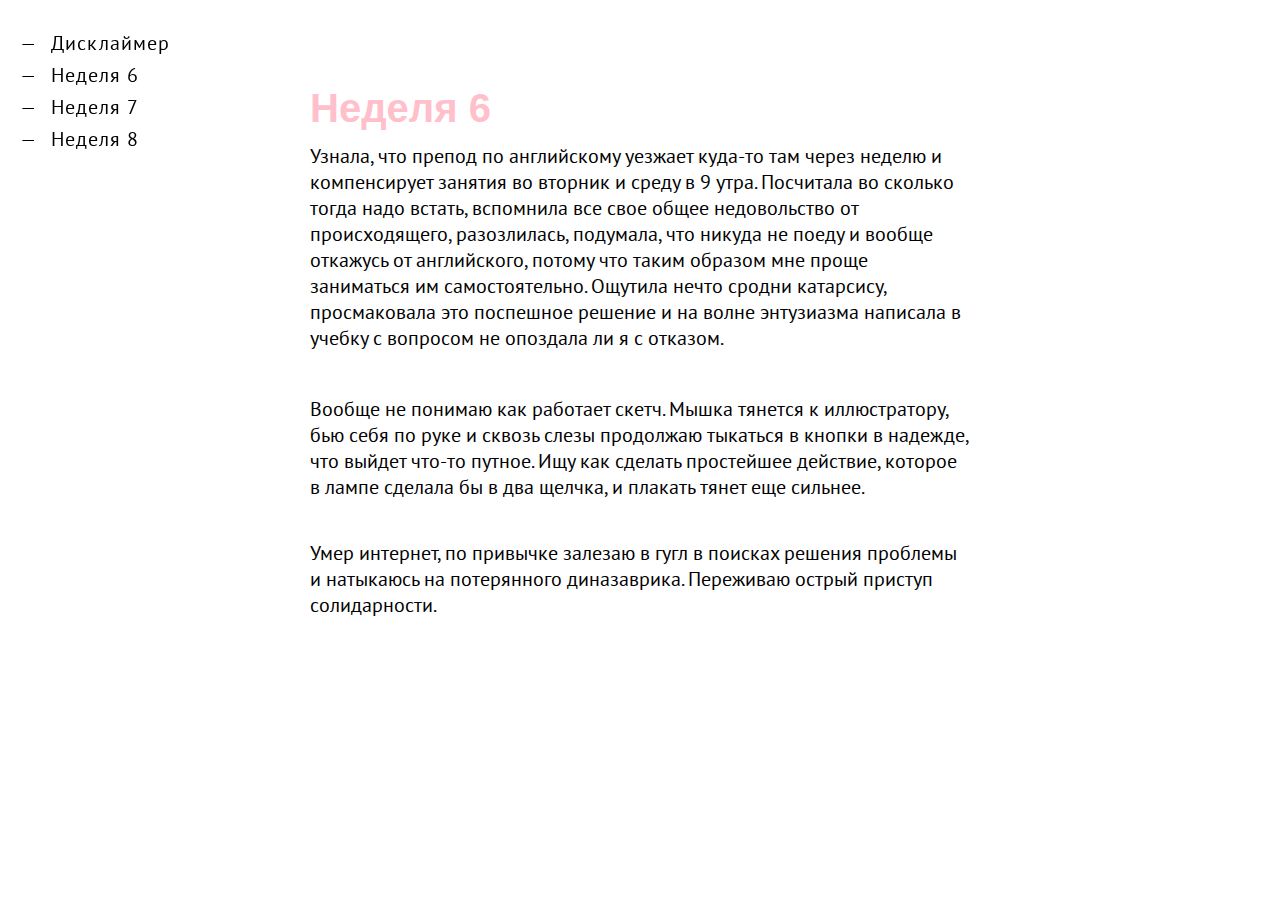
<file: week_6.html>
<!DOCTYPE html>
<html lang="en" dir="ltr">
  <head>
    <meta charset="utf-8">
    <title>Дневник</title>
    <link rel="stylesheet" href="stylesheetsd/style.css">
    <link href="https://fonts.googleapis.com/css?family=PT+Sans:400,700" rel="stylesheet">
  </head>
  <body>

<article>
<div class="menu">
  <ul class="menu-list">
    <li><a href="file:///Users/Valeria/Documents/GitHub/3OTR-hse-2018-09-12/index.html">Дисклаймер</a></li>
    <li><a href="file:///Users/Valeria/Documents/GitHub/3OTR-hse-2018-09-12/week_6.html">Неделя 6</a></li>
    <li><a href="file:///Users/Valeria/Documents/GitHub/3OTR-hse-2018-09-12/week_7.html">Неделя 7</a></li>
    <li><a href="file:///Users/Valeria/Documents/GitHub/3OTR-hse-2018-09-12/week_8.html">Неделя 8</a></li>
  </ul>
</div>
</article>

<div class="bg">
  <h1>Неделя 6</h1>
  <p>Узнала, что препод по английскому уезжает куда-то там через неделю и компенсирует занятия во вторник и среду в 9 утра. Посчитала во сколько тогда надо встать, вспомнила все свое общее недовольство от происходящего, разозлилась, подумала, что никуда не поеду и вообще откажусь от английского, потому что таким образом мне проще заниматься им самостоятельно. Ощутила нечто сродни катарсису, просмаковала это поспешное решение и на волне энтузиазма написала в учебку с вопросом не опоздала ли я с отказом.</p>
  <p>Вообще не понимаю как работает скетч. Мышка тянется к иллюстратору, бью себя по руке и сквозь слезы продолжаю тыкаться в кнопки в надежде, что выйдет что-то путное. Ищу как сделать простейшее действие, которое в лампе сделала бы в два щелчка, и плакать тянет еще сильнее.</p>
  <p>Умер интернет, по привычке залезаю в гугл в поисках решения проблемы и натыкаюсь на потерянного диназаврика. Переживаю острый приступ солидарности.</p>
</div>

</body>
</html>
</file>
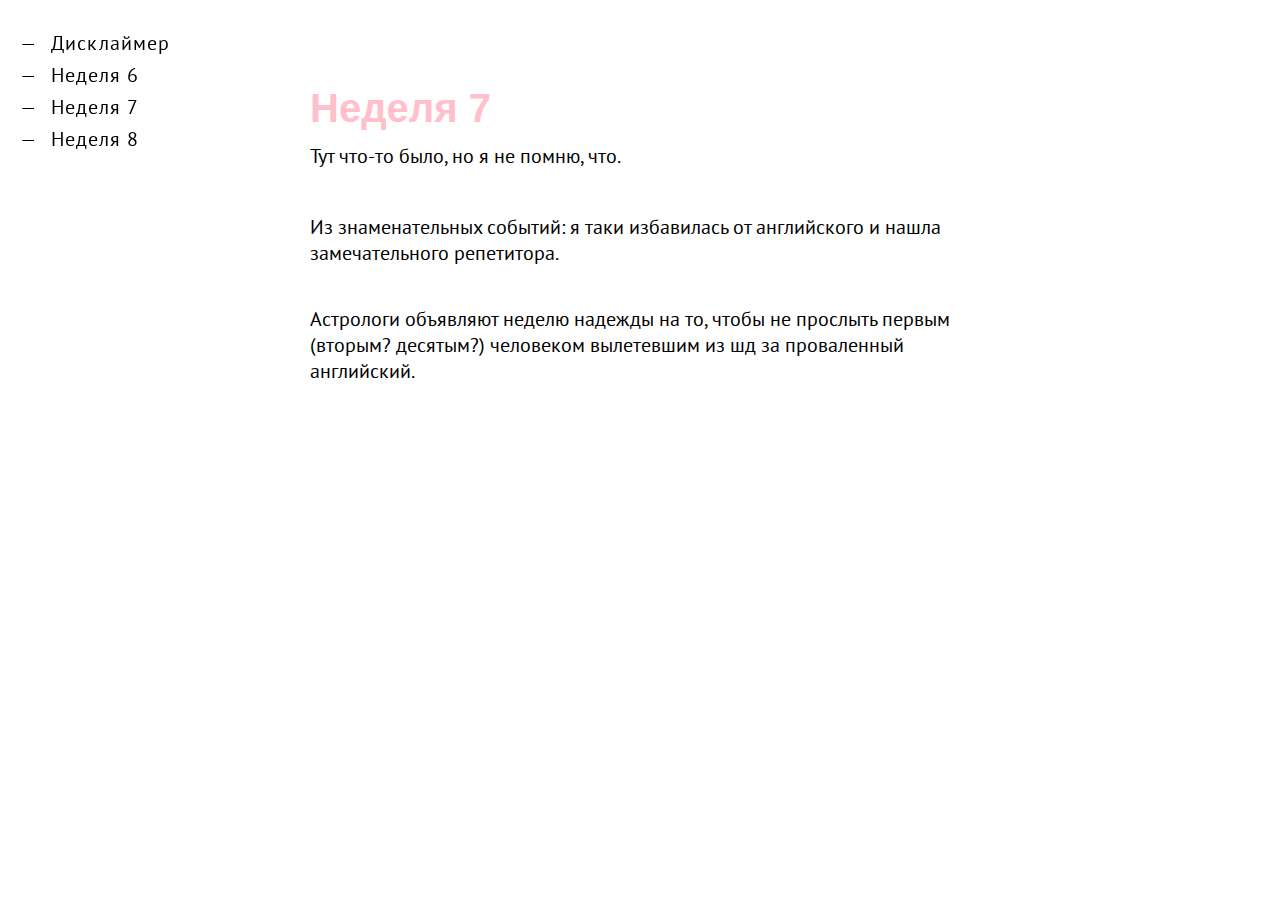
<file: week_7.html>
<!DOCTYPE html>
<html lang="en" dir="ltr">
  <head>
    <meta charset="utf-8">
    <title>Дневник</title>
    <link rel="stylesheet" href="stylesheetsd/style.css">
    <link href="https://fonts.googleapis.com/css?family=PT+Sans:400,700" rel="stylesheet">
  </head>
  <body>

<article>
<div class="menu">
  <ul class="menu-list">
    <li><a href="file:///Users/Valeria/Documents/GitHub/3OTR-hse-2018-09-12/index.html">Дисклаймер</a></li>
    <li><a href="file:///Users/Valeria/Documents/GitHub/3OTR-hse-2018-09-12/week_6.html">Неделя 6</a></li>
    <li><a href="file:///Users/Valeria/Documents/GitHub/3OTR-hse-2018-09-12/week_7.html">Неделя 7</a></li>
    <li><a href="file:///Users/Valeria/Documents/GitHub/3OTR-hse-2018-09-12/week_8.html">Неделя 8</a></li>
  </ul>
</div>
</article>

<div class="bg">
  <h1>Неделя 7</h1>
  <p>Тут что-то было, но я не помню, что.</p>
  <p>Из знаменательных событий: я таки избавилась от английского и нашла замечательного репетитора.</p>
  <p>Астрологи объявляют неделю надежды на то, чтобы не прослыть первым (вторым? десятым?) человеком вылетевшим из шд за проваленный английский.</p>
</div>

</body>
</html>
</file>
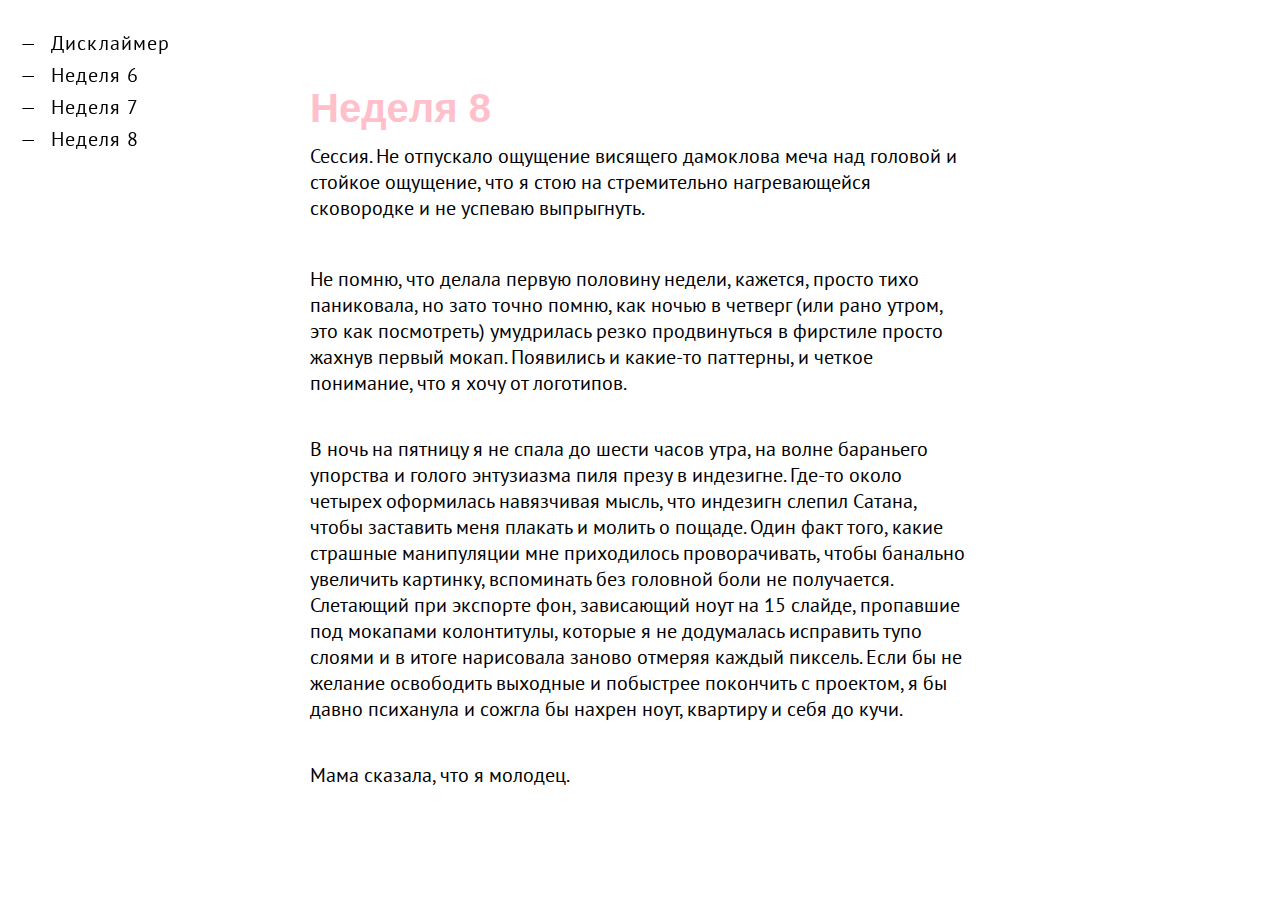
<file: week_8.html>
<!DOCTYPE html>
<html lang="en" dir="ltr">
  <head>
    <meta charset="utf-8">
    <title>Дневник</title>
    <link rel="stylesheet" href="stylesheetsd/style.css">
    <link href="https://fonts.googleapis.com/css?family=PT+Sans:400,700" rel="stylesheet">
  </head>
  <body>

<article>
<div class="menu">
  <ul class="menu-list">
    <li><a href="file:///Users/Valeria/Documents/GitHub/3OTR-hse-2018-09-12/index.html">Дисклаймер</a></li>
    <li><a href="file:///Users/Valeria/Documents/GitHub/3OTR-hse-2018-09-12/week_6.html">Неделя 6</a></li>
    <li><a href="file:///Users/Valeria/Documents/GitHub/3OTR-hse-2018-09-12/week_7.html">Неделя 7</a></li>
    <li><a href="file:///Users/Valeria/Documents/GitHub/3OTR-hse-2018-09-12/week_8.html">Неделя 8</a></li>
  </ul>
</div>
</article>

<div class="bg">
  <h1>Неделя 8</h1>
  <p>Сессия. Не отпускало ощущение висящего дамоклова меча над головой и стойкое ощущение, что я стою на стремительно нагревающейся сковородке и не успеваю выпрыгнуть.</p>
  <p>Не помню, что делала первую половину недели, кажется, просто тихо паниковала, но зато точно помню, как ночью в четверг (или рано утром, это как посмотреть) умудрилась резко продвинуться в фирстиле просто жахнув первый мокап. Появились и какие-то паттерны, и четкое понимание, что я хочу от логотипов.</p>
  <p>В ночь на пятницу я не спала до шести часов утра, на волне бараньего упорства и голого энтузиазма пиля презу в индезигне. Где-то около четырех оформилась навязчивая мысль, что индезигн слепил Сатана, чтобы заставить меня плакать и молить о пощаде. Один факт того, какие страшные манипуляции мне приходилось проворачивать, чтобы банально увеличить картинку, вспоминать без головной боли не получается. Слетающий при экспорте фон, зависающий ноут на 15 слайде, пропавшие под мокапами колонтитулы, которые я не додумалась исправить тупо слоями и в итоге нарисовала заново отмеряя каждый пиксель. Если бы не желание освободить выходные и побыстрее покончить с проектом, я бы давно психанула и сожгла бы нахрен ноут, квартиру и себя до кучи.</p>
  <p>Мама сказала, что я молодец.</p>
</div>

</body>
</html>
</file>
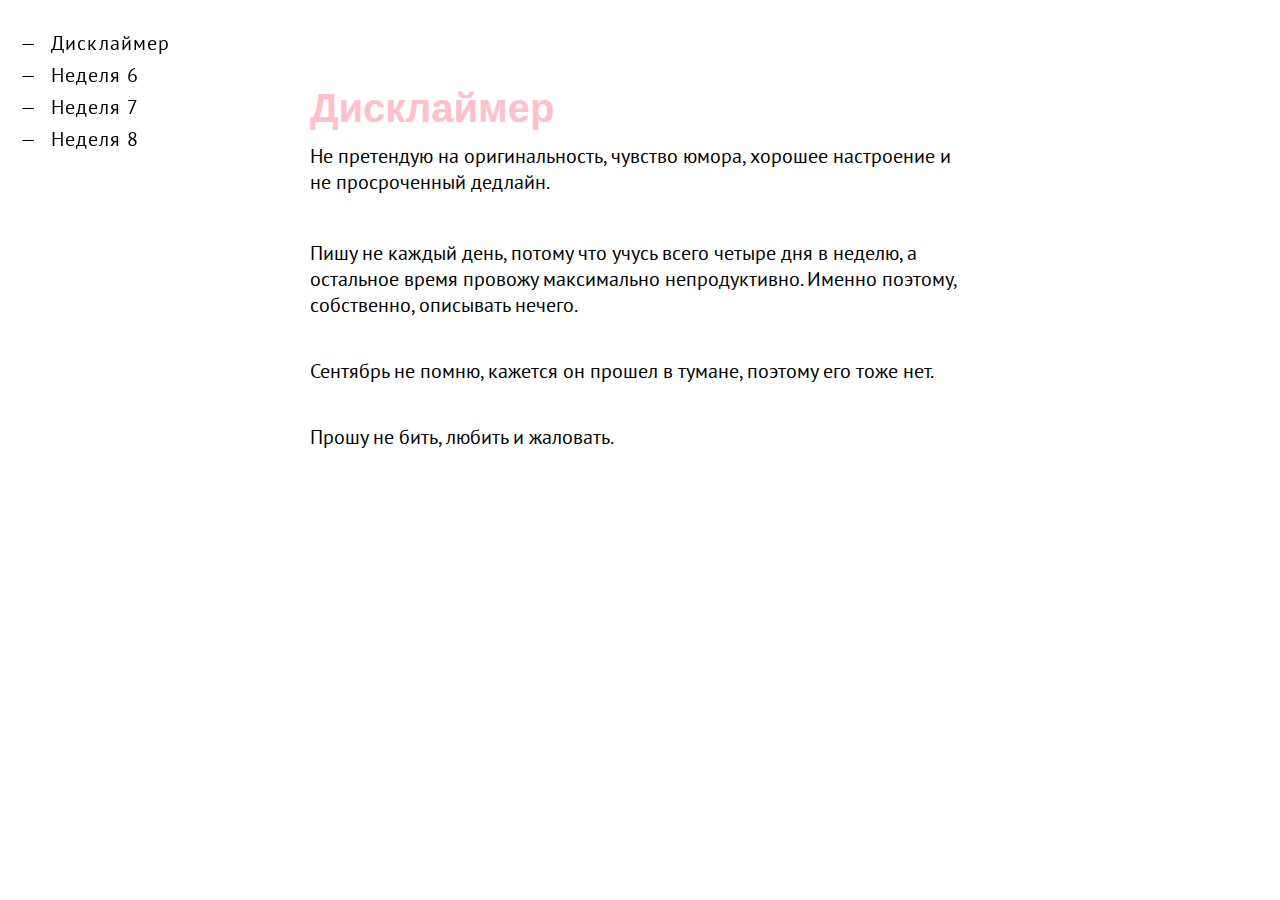
<file: Diary/Start:disclaimer.html>
<!DOCTYPE html>
<html lang="en" dir="ltr">
  <head>
    <meta charset="utf-8">
    <title>Дневник</title>
    <link rel="stylesheet" href="stylesheets/style.css">
    <link href="https://fonts.googleapis.com/css?family=PT+Sans:400,700" rel="stylesheet">
  </head>
  <body>

<article>
<div class="menu">
  <ul class="menu-list">
    <li><a href="file:///Users/Valeria/Documents/GitHub/3OTR-hse-2018-09-12/Diary/Start:disclaimer.html">Дисклаймер</a></li>
    <li><a href="file:///Users/Valeria/Documents/GitHub/3OTR-hse-2018-09-12/Diary/week%206.html">Неделя 6</a></li>
    <li><a href="file:///Users/Valeria/Documents/GitHub/3OTR-hse-2018-09-12/Diary/week%207.html">Неделя 7</a></li>
    <li><a href="file:///Users/Valeria/Documents/GitHub/3OTR-hse-2018-09-12/Diary/week%208.html">Неделя 8</a></li>
  </ul>
</div>
</article>

<div class="bg">
  <h1>Дисклаймер</h1>
  <p>Не претендую на оригинальность, чувство юмора, хорошее настроение и не просроченный дедлайн.</p>
  <p>Пишу не каждый день, потому что учусь всего четыре дня в неделю, а остальное время провожу максимально непродуктивно. Именно поэтому, собственно, описывать нечего.</p>
  <p>Сентябрь не помню, кажется он прошел в тумане, поэтому его тоже нет.</p>
  <p>Прошу не бить, любить и жаловать. </p>
</div>

</body>
</html>
</file>
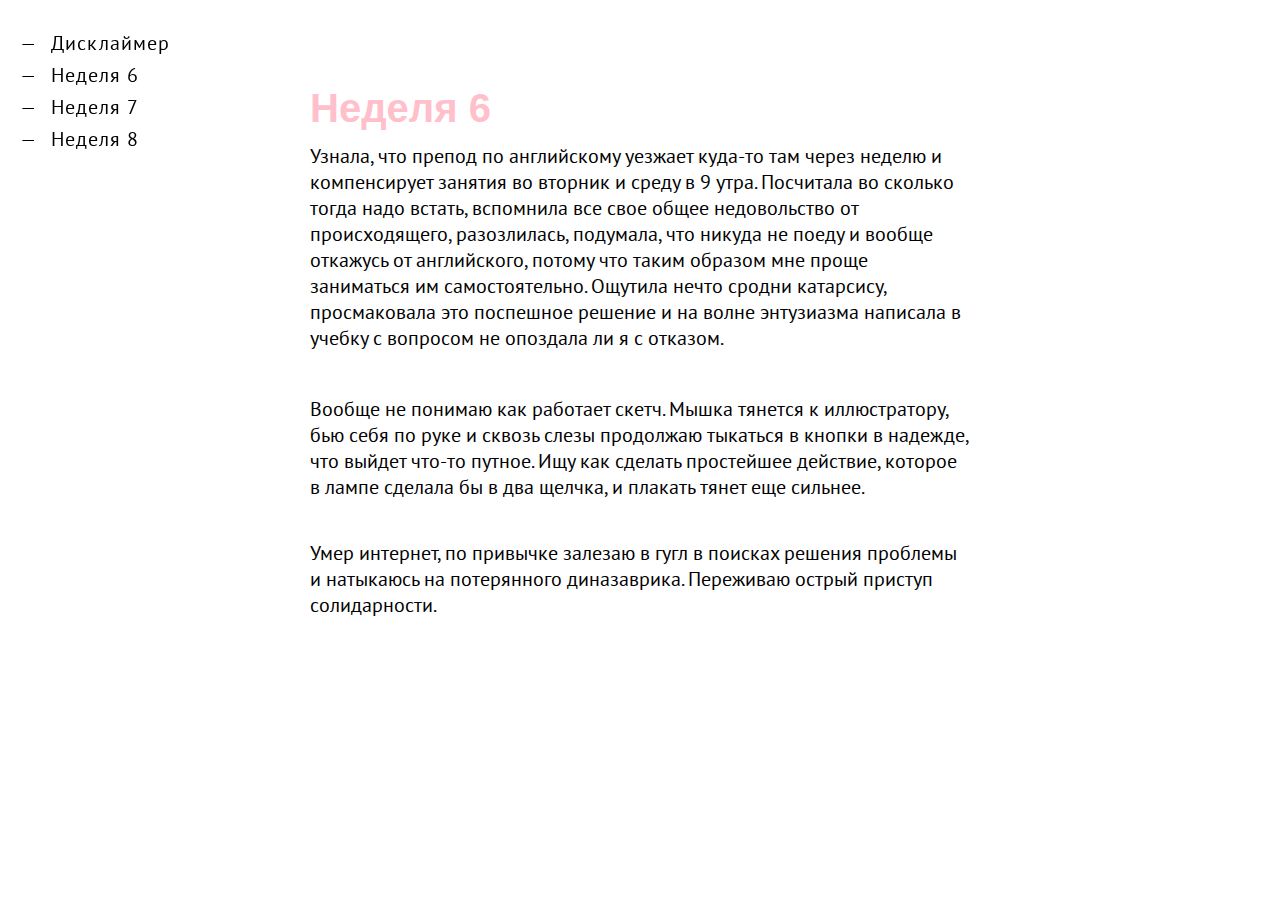
<file: Diary/week 6.html>
<!DOCTYPE html>
<html lang="en" dir="ltr">
  <head>
    <meta charset="utf-8">
    <title>Дневник</title>
    <link rel="stylesheet" href="stylesheets/style.css">
    <link href="https://fonts.googleapis.com/css?family=PT+Sans:400,700" rel="stylesheet">
  </head>
  <body>

<article>
<div class="menu">
  <ul class="menu-list">
    <li><a href="file:///Users/Valeria/Documents/GitHub/3OTR-hse-2018-09-12/Diary/Start:disclaimer.html">Дисклаймер</a></li>
    <li><a href="file:///Users/Valeria/Documents/GitHub/3OTR-hse-2018-09-12/Diary/week%206.html">Неделя 6</a></li>
    <li><a href="file:///Users/Valeria/Documents/GitHub/3OTR-hse-2018-09-12/Diary/week%207.html">Неделя 7</a></li>
    <li><a href="file:///Users/Valeria/Documents/GitHub/3OTR-hse-2018-09-12/Diary/week%208.html">Неделя 8</a></li>
  </ul>
</div>
</article>

<div class="bg">
  <h1>Неделя 6</h1>
  <p>Узнала, что препод по английскому уезжает куда-то там через неделю и компенсирует занятия во вторник и среду в 9 утра. Посчитала во сколько тогда надо встать, вспомнила все свое общее недовольство от происходящего, разозлилась, подумала, что никуда не поеду и вообще откажусь от английского, потому что таким образом мне проще заниматься им самостоятельно. Ощутила нечто сродни катарсису, просмаковала это поспешное решение и на волне энтузиазма написала в учебку с вопросом не опоздала ли я с отказом.</p>
  <p>Вообще не понимаю как работает скетч. Мышка тянется к иллюстратору, бью себя по руке и сквозь слезы продолжаю тыкаться в кнопки в надежде, что выйдет что-то путное. Ищу как сделать простейшее действие, которое в лампе сделала бы в два щелчка, и плакать тянет еще сильнее.</p>
  <p>Умер интернет, по привычке залезаю в гугл в поисках решения проблемы и натыкаюсь на потерянного диназаврика. Переживаю острый приступ солидарности.</p>
</div>

</body>
</html>
</file>
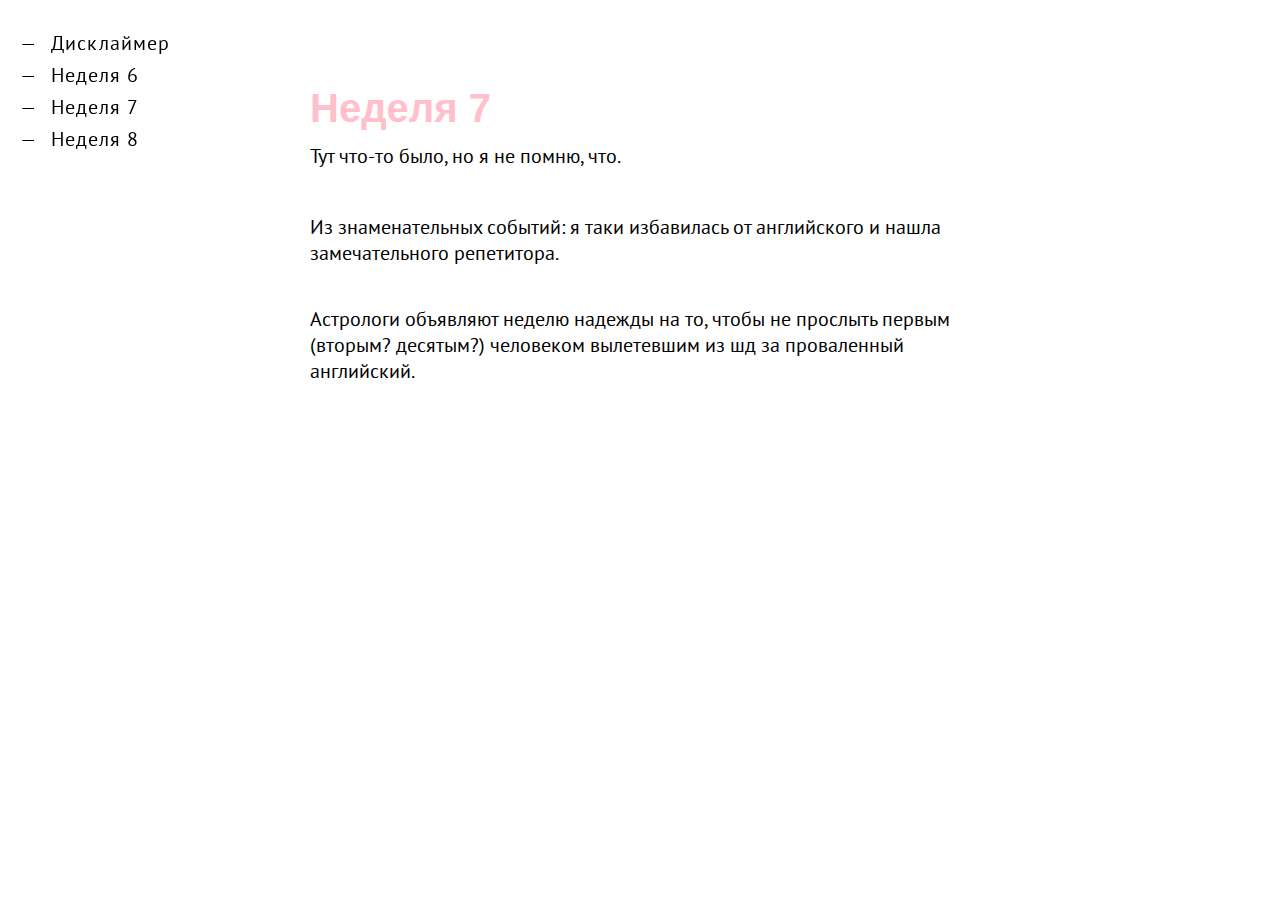
<file: Diary/week 7.html>
<!DOCTYPE html>
<html lang="en" dir="ltr">
  <head>
    <meta charset="utf-8">
    <title>Дневник</title>
    <link rel="stylesheet" href="stylesheets/style.css">
    <link href="https://fonts.googleapis.com/css?family=PT+Sans:400,700" rel="stylesheet">
  </head>
  <body>

<article>
<div class="menu">
  <ul class="menu-list">
    <li><a href="file:///Users/Valeria/Documents/GitHub/3OTR-hse-2018-09-12/Diary/Start:disclaimer.html">Дисклаймер</a></li>
    <li><a href="file:///Users/Valeria/Documents/GitHub/3OTR-hse-2018-09-12/Diary/week%206.html">Неделя 6</a></li>
    <li><a href="file:///Users/Valeria/Documents/GitHub/3OTR-hse-2018-09-12/Diary/week%207.html">Неделя 7</a></li>
    <li><a href="file:///Users/Valeria/Documents/GitHub/3OTR-hse-2018-09-12/Diary/week%208.html">Неделя 8</a></li>
  </ul>
</div>
</article>

<div class="bg">
  <h1>Неделя 7</h1>
  <p>Тут что-то было, но я не помню, что.</p>
  <p>Из знаменательных событий: я таки избавилась от английского и нашла замечательного репетитора.</p>
  <p>Астрологи объявляют неделю надежды на то, чтобы не прослыть первым (вторым? десятым?) человеком вылетевшим из шд за проваленный английский.</p>
</div>

</body>
</html>
</file>
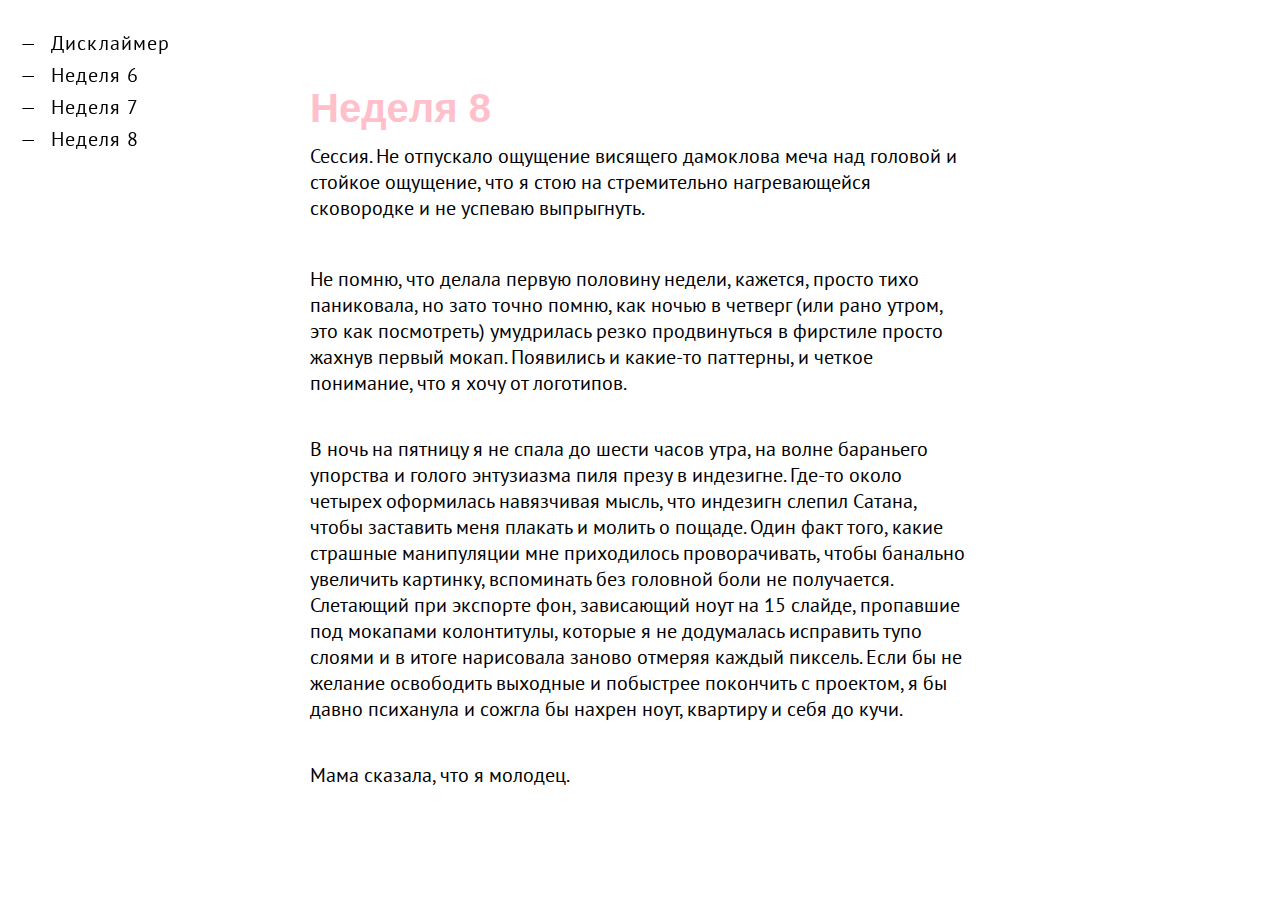
<file: Diary/week 8.html>
<!DOCTYPE html>
<html lang="en" dir="ltr">
  <head>
    <meta charset="utf-8">
    <title>Дневник</title>
    <link rel="stylesheet" href="stylesheets/style.css">
    <link href="https://fonts.googleapis.com/css?family=PT+Sans:400,700" rel="stylesheet">
  </head>
  <body>

<article>
<div class="menu">
  <ul class="menu-list">
    <li><a href="file:///Users/Valeria/Documents/GitHub/3OTR-hse-2018-09-12/Diary/Start:disclaimer.html">Дисклаймер</a></li>
    <li><a href="file:///Users/Valeria/Documents/GitHub/3OTR-hse-2018-09-12/Diary/week%206.html">Неделя 6</a></li>
    <li><a href="file:///Users/Valeria/Documents/GitHub/3OTR-hse-2018-09-12/Diary/week%207.html">Неделя 7</a></li>
    <li><a href="file:///Users/Valeria/Documents/GitHub/3OTR-hse-2018-09-12/Diary/week%208.html">Неделя 8</a></li>
  </ul>
</div>
</article>

<div class="bg">
  <h1>Неделя 8</h1>
  <p>Сессия. Не отпускало ощущение висящего дамоклова меча над головой и стойкое ощущение, что я стою на стремительно нагревающейся сковородке и не успеваю выпрыгнуть.</p>
  <p>Не помню, что делала первую половину недели, кажется, просто тихо паниковала, но зато точно помню, как ночью в четверг (или рано утром, это как посмотреть) умудрилась резко продвинуться в фирстиле просто жахнув первый мокап. Появились и какие-то паттерны, и четкое понимание, что я хочу от логотипов.</p>
  <p>В ночь на пятницу я не спала до шести часов утра, на волне бараньего упорства и голого энтузиазма пиля презу в индезигне. Где-то около четырех оформилась навязчивая мысль, что индезигн слепил Сатана, чтобы заставить меня плакать и молить о пощаде. Один факт того, какие страшные манипуляции мне приходилось проворачивать, чтобы банально увеличить картинку, вспоминать без головной боли не получается. Слетающий при экспорте фон, зависающий ноут на 15 слайде, пропавшие под мокапами колонтитулы, которые я не додумалась исправить тупо слоями и в итоге нарисовала заново отмеряя каждый пиксель. Если бы не желание освободить выходные и побыстрее покончить с проектом, я бы давно психанула и сожгла бы нахрен ноут, квартиру и себя до кучи.</p>
  <p>Мама сказала, что я молодец.</p>
</div>

</body>
</html>
</file>
<file: stylesheetsd/style.css>
@import "https://fonts.googleapis.com/css?family=PT+Sans:400,700";
@import "reset.css";
@import "layout.css";
</file>
<file: stylesheets/style.css>
@import "https://fonts.googleapis.com/css?family=PT+Sans:400,700" rel="stylesheet";
@import "reset.css";
@import "layout.css";
</file>
<file: Diary/stylesheets/style.css>
@import "https://fonts.googleapis.com/css?family=PT+Sans:400,700";
@import "reset.css";
@import "layout.css";
</file>
